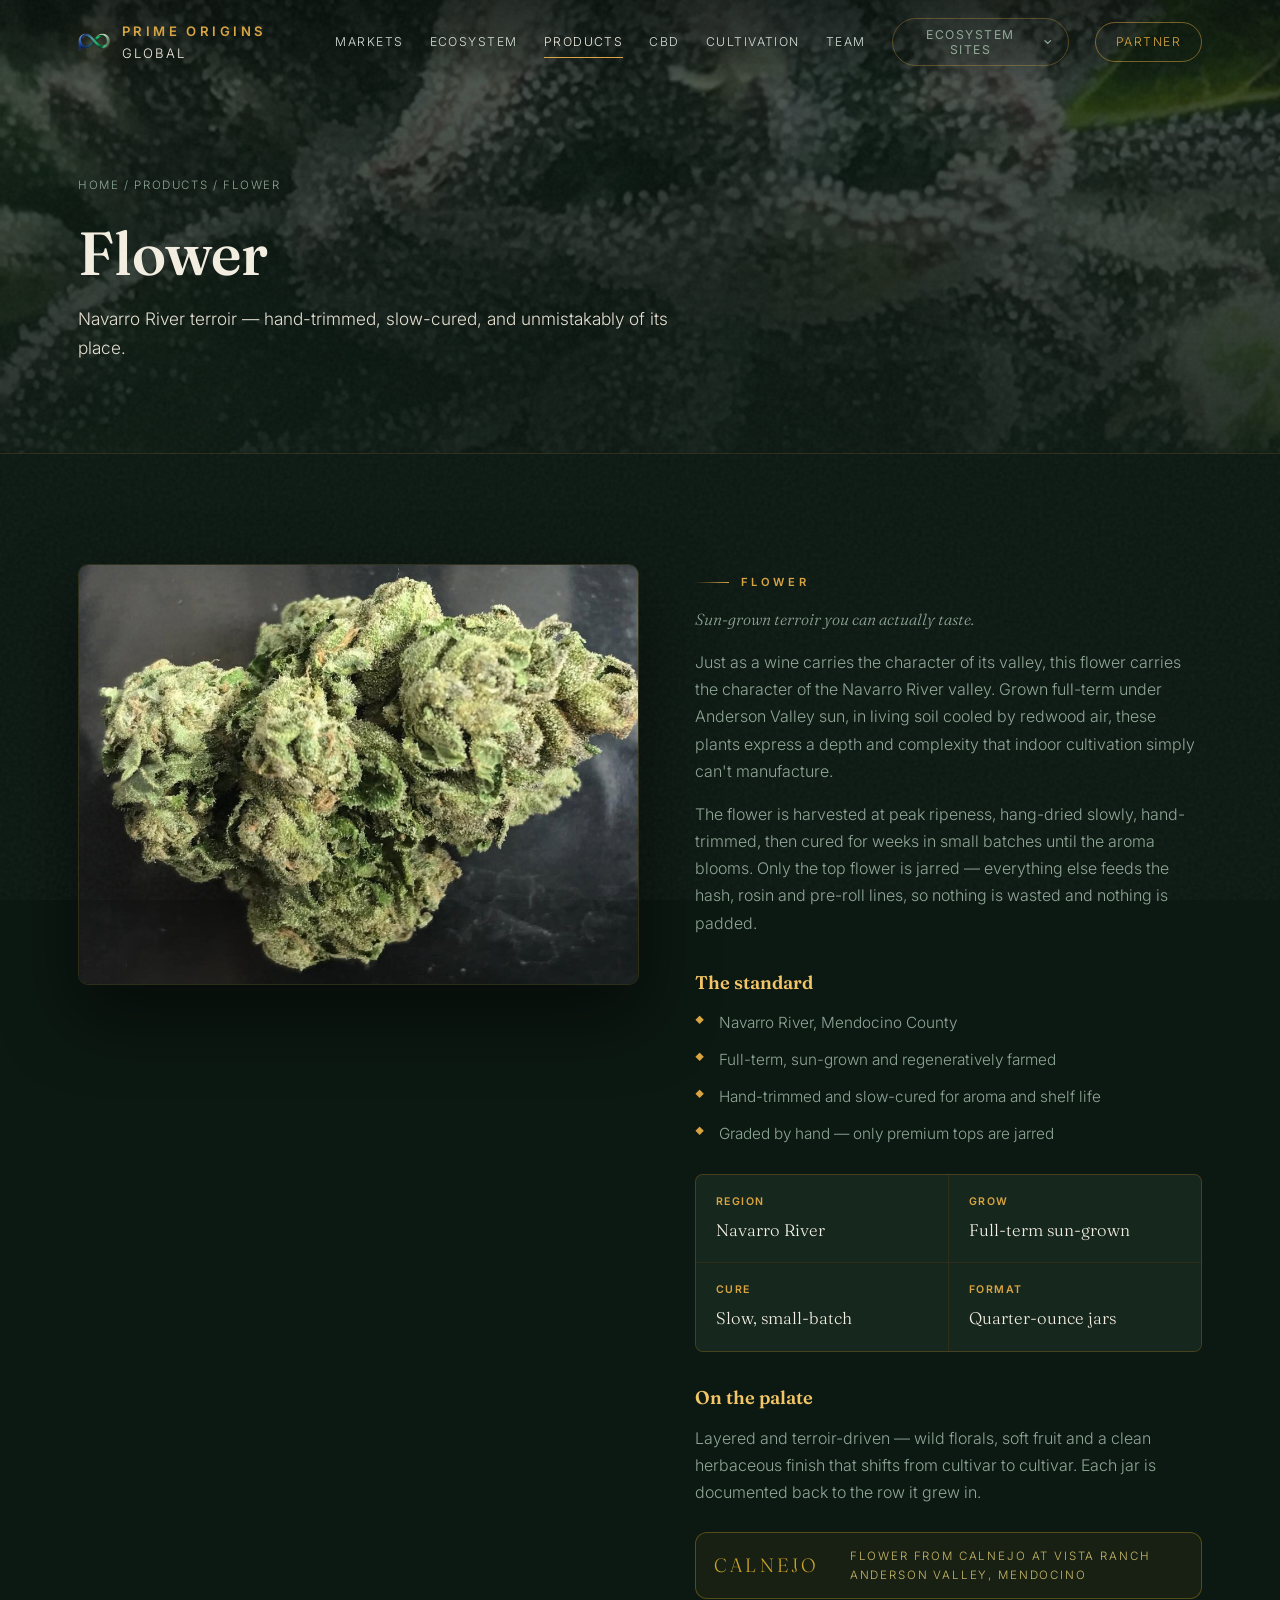
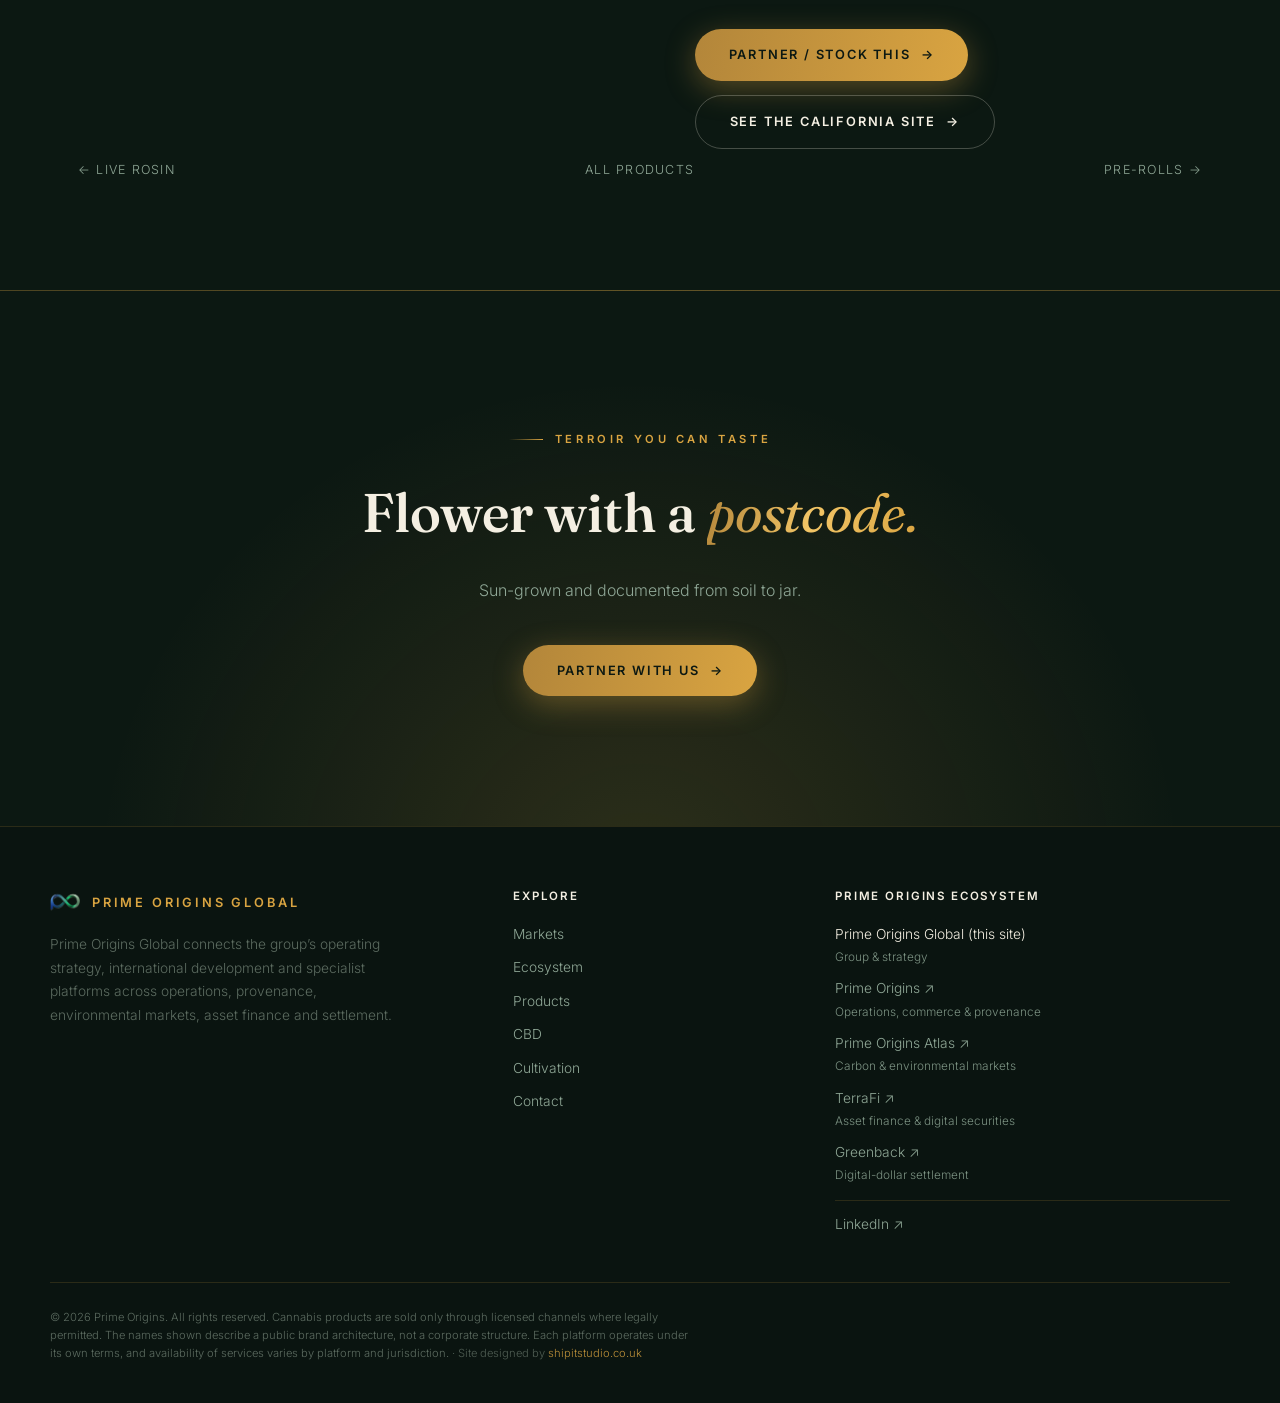
<file: appellation-flower.html>
<!DOCTYPE html>
<html lang="en">
<head>
<meta charset="UTF-8">
<meta name="viewport" content="width=device-width, initial-scale=1.0">
<title>Flower — Navarro River Sun-Grown | Prime Origins Global</title>
<meta name="description" content="Prime Origins Flower — Navarro River, Anderson Valley sun-grown cannabis. Hand-trimmed, slow-cured and jarred, with terroir you can taste and provenance you can verify.">
<link rel="canonical" href="https://www.primeoriginsglobal.org/appellation-flower.html">
<meta property="og:title" content="Flower | Prime Origins Global">
<meta property="og:description" content="Navarro River terroir — hand-trimmed, slow-cured, and unmistakably of its place.">
<meta property="og:image" content="https://www.primeoriginsglobal.org/assets/img/flower-nug.jpg">
<meta property="og:type" content="website">
<meta property="og:site_name" content="Prime Origins Global">
<meta property="og:url" content="https://www.primeoriginsglobal.org/appellation-flower.html">
<meta name="twitter:card" content="summary_large_image">
<meta name="twitter:site" content="@primeorigins_">
<meta name="twitter:title" content="Flower | Prime Origins Global">
<meta name="twitter:description" content="Navarro River terroir — hand-trimmed, slow-cured, and unmistakably of its place.">
<meta name="twitter:image" content="https://www.primeoriginsglobal.org/assets/img/flower-nug.jpg">
<link rel="icon" href="/favicon.svg" type="image/svg+xml">
<link rel="preconnect" href="https://fonts.googleapis.com">
<link rel="preconnect" href="https://fonts.gstatic.com" crossorigin>
<link href="https://fonts.googleapis.com/css2?family=Fraunces:ital,opsz,wght@0,9..144,300..900;1,9..144,300..900&family=Inter:wght@300;400;500;600;700&display=swap" rel="stylesheet">
<link rel="stylesheet" href="assets/site.css">
<link rel="stylesheet" href="assets/ecosystem.css">
</head>
<body>
<a class="skip" href="#main">Skip to content</a>
<div class="progress" id="progress" aria-hidden="true"></div>

<header id="hdr">
  <nav class="nav">
    <a class="logo" href="/"><img src="/assets/img/logo.png" alt="Prime Origins" width="32" height="32" decoding="async"><span>PRIME ORIGINS <span class="global">GLOBAL</span></span></a>
    <div class="nav-links" id="navLinks">
      <a href="/#markets">Markets</a>
      <a href="/#ecosystem">Ecosystem</a>
      <a href="/#products" class="active">Products</a>
      <a href="/cbd.html">CBD</a>
      <a href="cultivation.html">Cultivation</a>
      <a href="/#team">Team</a>
      <a class="nav-cta" href="/#partner">Partner</a>
    </div>
    <button class="menu-btn" id="menuBtn" aria-label="Open menu" aria-expanded="false" aria-controls="navLinks"><svg width="24" height="24" viewBox="0 0 24 24" fill="none" stroke="currentColor" stroke-width="2" stroke-linecap="round" aria-hidden="true"><path d="M3 6h18M3 12h18M3 18h18"/></svg></button>
  </nav>
</header>

<div class="phero">
  <div class="hero-bg"><img src="assets/img/bud-macro1.jpg" alt="Frosty sun-grown cannabis flower close-up" fetchpriority="high"></div>
  <div class="wrap">
    <span class="crumb"><a href="/">Home</a> / <a href="/#products">Products</a> / Flower</span>
    <h1>Flower</h1>
    <p>Navarro River terroir — hand-trimmed, slow-cured, and unmistakably of its place.</p>
  </div>
</div>

<section id="main">
  <div class="wrap">
    <div class="pd">
      <div class="pd-media rv"><img src="assets/img/flower-nug.jpg" alt="Cured Navarro River cannabis flower on a dark surface"></div>
      <div class="pd-body rv d1">
        <span class="label">Flower</span>
        <p class="pd-tagline">Sun-grown terroir you can actually taste.</p>
        <p>Just as a wine carries the character of its valley, this flower carries the character of the Navarro River valley. Grown full-term under Anderson Valley sun, in living soil cooled by redwood air, these plants express a depth and complexity that indoor cultivation simply can't manufacture.</p>
        <p>The flower is harvested at peak ripeness, hang-dried slowly, hand-trimmed, then cured for weeks in small batches until the aroma blooms. Only the top flower is jarred — everything else feeds the hash, rosin and pre-roll lines, so nothing is wasted and nothing is padded.</p>

        <h3>The standard</h3>
        <ul class="pd-notes">
          <li>Navarro River, Mendocino County</li>
          <li>Full-term, sun-grown and regeneratively farmed</li>
          <li>Hand-trimmed and slow-cured for aroma and shelf life</li>
          <li>Graded by hand — only premium tops are jarred</li>
        </ul>

        <div class="pd-specs">
          <div class="sp"><div class="k">Region</div><div class="v">Navarro River</div></div>
          <div class="sp"><div class="k">Grow</div><div class="v">Full-term sun-grown</div></div>
          <div class="sp"><div class="k">Cure</div><div class="v">Slow, small-batch</div></div>
          <div class="sp"><div class="k">Format</div><div class="v">Quarter-ounce jars</div></div>
        </div>

        <h3>On the palate</h3>
        <p>Layered and terroir-driven — wild florals, soft fruit and a clean herbaceous finish that shifts from cultivar to cultivar. Each jar is documented back to the row it grew in.</p>

        <a href="cultivation.html" style="display:flex;align-items:center;gap:16px;margin:26px 0 4px;padding:14px 18px;border:1px solid rgba(201,162,39,.35);border-radius:12px;text-decoration:none;background:rgba(201,162,39,.06)">
          <svg viewBox="0 0 450 80" aria-hidden="true" style="display:block;width:120px;height:auto;flex:none"><text x="0" y="64" font-family="Fraunces, Georgia, serif" font-size="72" letter-spacing="12" fill="#C9A227">CALNEJO</text></svg>
          <span style="font-size:.72rem;letter-spacing:.16em;text-transform:uppercase;color:#cbb96a;line-height:1.6">Flower from Calnejo at Vista Ranch<br>Anderson Valley, Mendocino</span>
        </a>

        <div class="pd-cta">
          <a class="btn primary" href="/#partner">Partner / stock this <span class="arr" aria-hidden="true">&rarr;</span></a>
          <a class="btn ghost" href="cultivation.html">See the California site <span class="arr" aria-hidden="true">&rarr;</span></a>
        </div>
      </div>
    </div>

    <div class="prod-nav">
      <a href="live-rosin.html">&larr; Live Rosin</a>
      <a href="/#products">All products</a>
      <a href="pre-rolls.html">Pre-Rolls &rarr;</a>
    </div>
  </div>
</section>

<div class="cta">
  <span class="label center rv">Terroir you can taste</span>
  <h2 class="rv">Flower with a <em>postcode.</em></h2>
  <p class="rv d1">Sun-grown and documented from soil to jar.</p>
  <a class="btn primary rv d2" href="/#partner">Partner With Us <span class="arr" aria-hidden="true">&rarr;</span></a>
</div>

<button class="totop" id="totop" aria-label="Back to top"><svg width="20" height="20" viewBox="0 0 24 24" fill="none" stroke="currentColor" stroke-width="2.2" stroke-linecap="round" stroke-linejoin="round" aria-hidden="true"><path d="M12 19V5M5 12l7-7 7 7"/></svg></button>

<footer>
  <div class="foot-top">
    <div>
      <div class="fbrand"><img src="/assets/img/logo.png" alt="Prime Origins"><span>PRIME ORIGINS GLOBAL</span></div>
      <p class="fblurb">Prime Origins Global connects the group’s operating strategy, international development and specialist platforms across operations, provenance, environmental markets, asset finance and settlement.</p>
    </div>
    <div class="fcol"><h5>Explore</h5><a href="/#markets">Markets</a><a href="/#ecosystem">Ecosystem</a><a href="/#products">Products</a><a href="/cbd.html">CBD</a><a href="cultivation.html">Cultivation</a><a href="/#partner">Contact</a></div>
    <div class="fcol"><h5>Prime Origins ecosystem</h5><a href="https://www.primeoriginsglobal.org/" aria-current="page">Prime Origins Global (this site)<span class="frole">Group &amp; strategy</span></a><a href="https://primeorigins.org/" target="_blank" rel="noopener noreferrer">Prime Origins ↗<span class="frole">Operations, commerce &amp; provenance</span></a><a href="https://primeoriginsatlas.org/" target="_blank" rel="noopener noreferrer">Prime Origins Atlas ↗<span class="frole">Carbon &amp; environmental markets</span></a><a href="https://terrafi.me/" target="_blank" rel="noopener noreferrer">TerraFi ↗<span class="frole">Asset finance &amp; digital securities</span></a><a href="https://gnbk.app/" target="_blank" rel="noopener noreferrer">Greenback ↗<span class="frole">Digital-dollar settlement</span></a><a class="fsocial" href="https://www.linkedin.com/company/primeorigins" target="_blank" rel="noopener noreferrer">LinkedIn ↗</a></div>
  </div>
  <div class="foot-base"><p>© 2026 Prime Origins. All rights reserved. Cannabis products are sold only through licensed channels where legally permitted. <span data-eco-note>The names shown describe a public brand architecture, not a corporate structure. Each platform operates under its own terms, and availability of services varies by platform and jurisdiction. </span><span style="opacity:.85">· Site designed by <a href="https://shipitstudio.co.uk" target="_blank" rel="noopener">shipitstudio.co.uk</a></span></p></div>
</footer>

<script src="assets/site.js"></script>
<script src="/assets/ecosystem.js" defer></script>
</body>
</html>
</file>
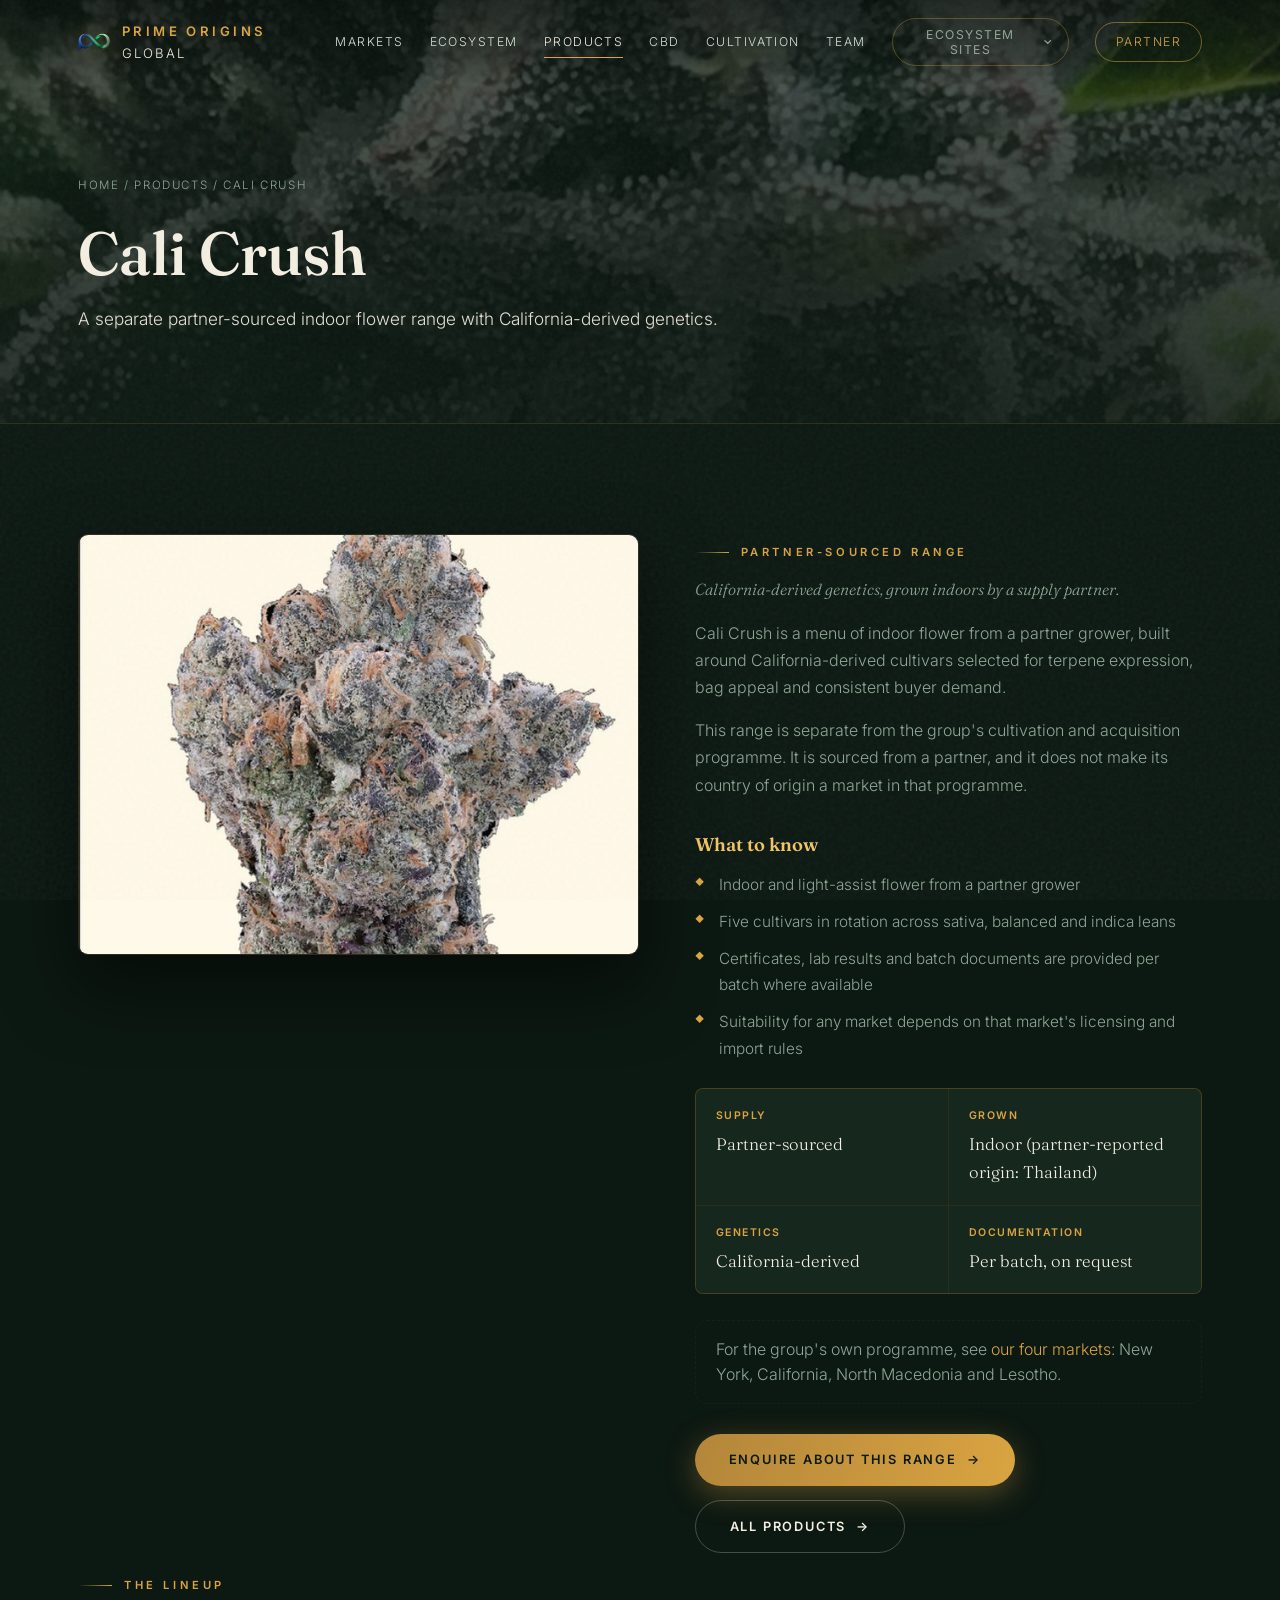
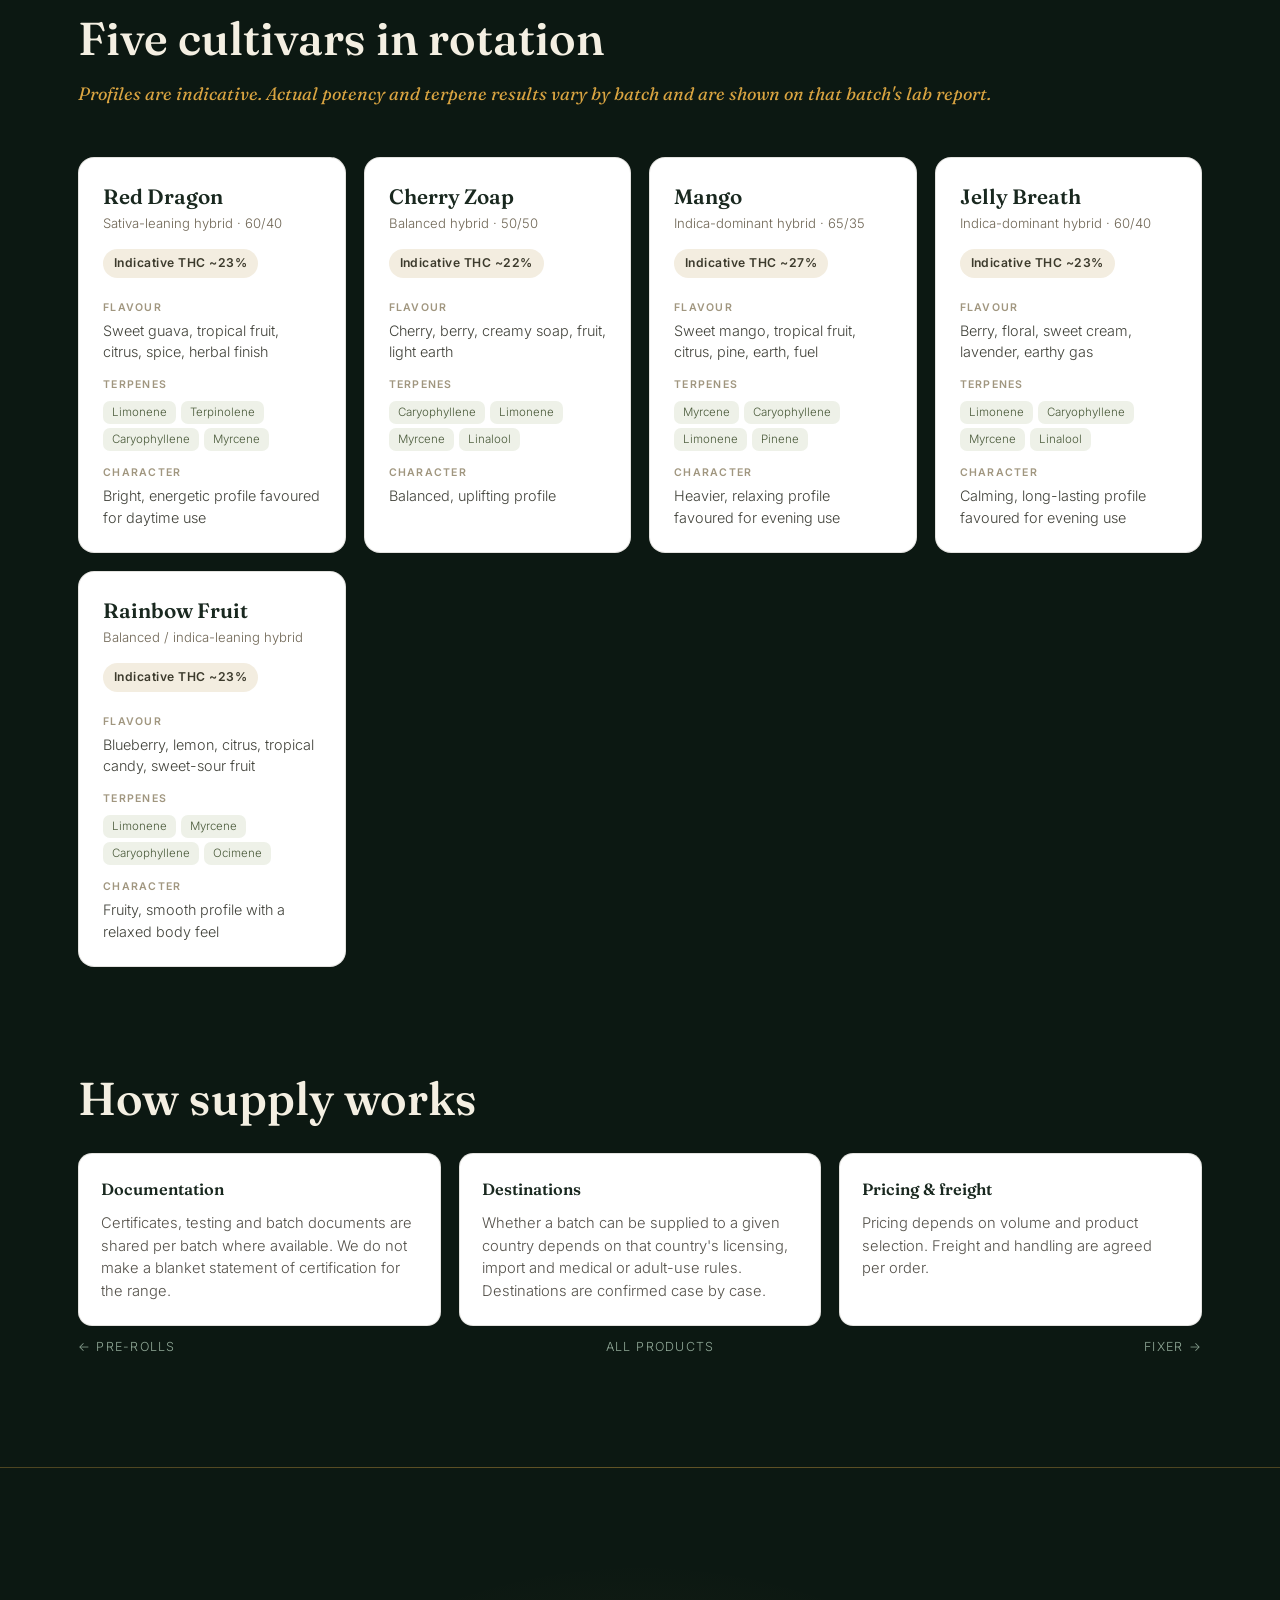
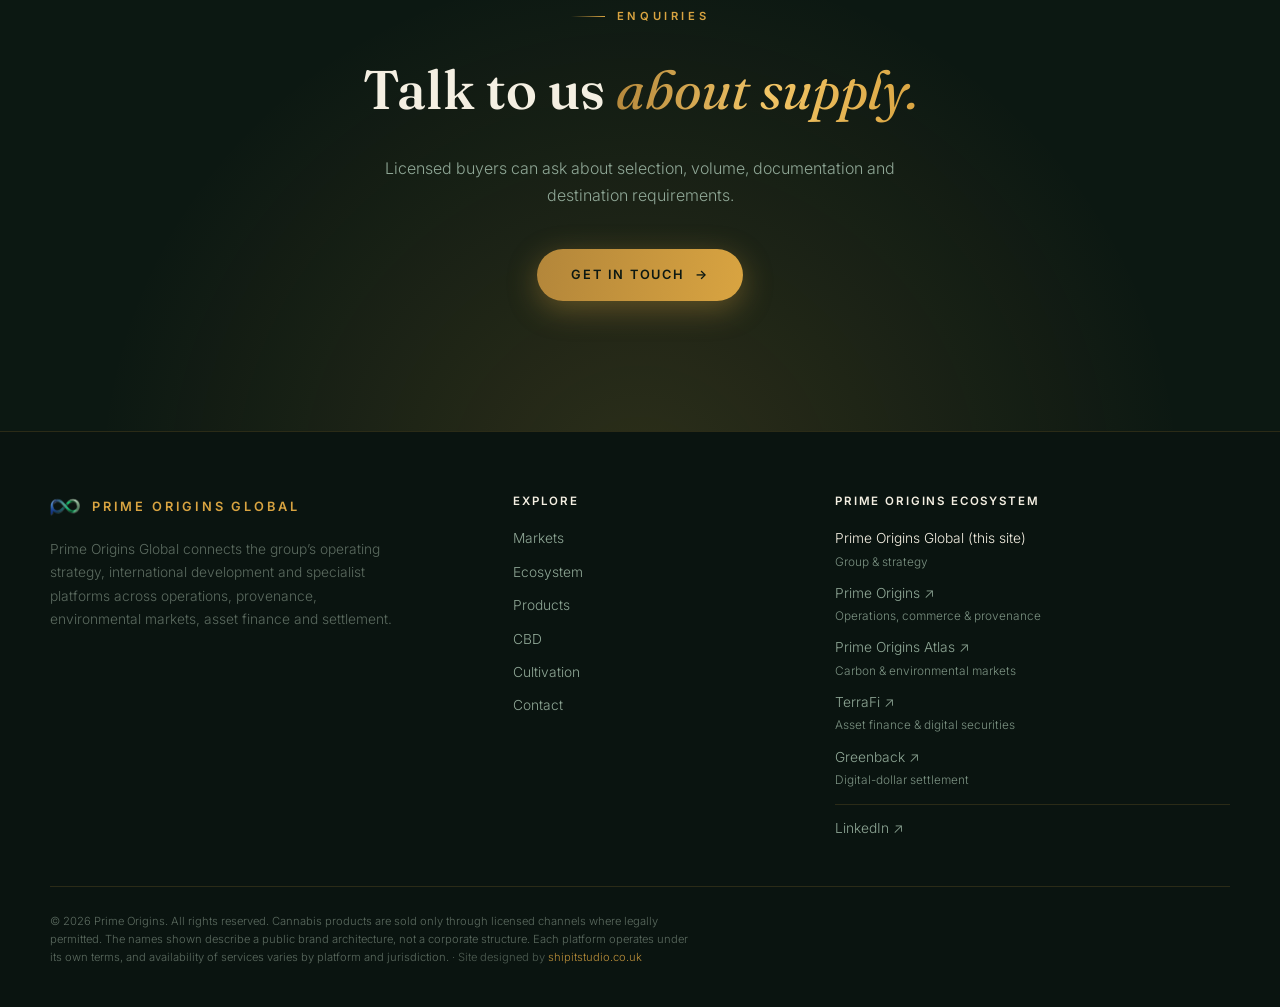
<file: cali-crush.html>
<!DOCTYPE html>
<html lang="en">
<head>
<meta charset="UTF-8">
<meta name="viewport" content="width=device-width, initial-scale=1.0">
<title>Cali Crush — Partner-Sourced Indoor Range | Prime Origins Global</title>
<meta name="description" content="Cali Crush is a separate, partner-sourced indoor flower range with California-derived genetics — distinct from the group's cultivation programme.">
<link rel="canonical" href="https://www.primeoriginsglobal.org/cali-crush.html">
<meta property="og:title" content="Cali Crush — Partner-Sourced Range | Prime Origins Global">
<meta property="og:description" content="A separate partner-sourced indoor flower range with California-derived genetics, distinct from the group's cultivation and acquisition programme.">
<meta property="og:image" content="https://www.primeoriginsglobal.org/assets/img/cali-crush.jpg">
<meta property="og:type" content="website">
<meta property="og:site_name" content="Prime Origins Global">
<meta property="og:url" content="https://www.primeoriginsglobal.org/cali-crush.html">
<meta name="twitter:card" content="summary_large_image">
<meta name="twitter:site" content="@primeorigins_">
<meta name="twitter:title" content="Cali Crush — Partner-Sourced Range | Prime Origins Global">
<meta name="twitter:description" content="A separate partner-sourced indoor flower range, distinct from the group's cultivation and acquisition programme.">
<meta name="twitter:image" content="https://www.primeoriginsglobal.org/assets/img/cali-crush.jpg">
<link rel="icon" href="/favicon.svg" type="image/svg+xml">
<link rel="preconnect" href="https://fonts.googleapis.com">
<link rel="preconnect" href="https://fonts.gstatic.com" crossorigin>
<link href="https://fonts.googleapis.com/css2?family=Fraunces:ital,opsz,wght@0,9..144,300..900;1,9..144,300..900&family=Inter:wght@300;400;500;600;700&display=swap" rel="stylesheet">
<link rel="stylesheet" href="assets/site.css">
<link rel="stylesheet" href="assets/ecosystem.css">
<style>
/* Cali Crush — scoped layout for the cultivar lineup */
.cc-lineup{margin-top:14px}
.strains{display:grid;grid-template-columns:repeat(auto-fit,minmax(250px,1fr));gap:18px;margin-top:30px}
.strain{position:relative;border:1px solid rgba(60,50,30,.14);border-radius:16px;padding:24px;background:#fff}
.strain h3{margin:.25rem 0 .15rem;font-size:1.3rem;line-height:1.1;color:#19281f}
.strain .stype{font-size:.82rem;color:#6f6655;margin-bottom:14px}
.strain .thc{display:inline-block;background:#f3ede0;color:#3c3a2c;font-weight:600;font-size:.76rem;letter-spacing:.04em;padding:4px 11px;border-radius:999px;margin-bottom:8px}
.strain dl{margin:0}
.strain dt{font-size:.66rem;letter-spacing:.12em;text-transform:uppercase;color:#a0967f;margin-top:13px;font-weight:600}
.strain dd{margin:3px 0 0;font-size:.9rem;line-height:1.5;color:#41423a}
.terps{margin-top:4px}
.terps span{display:inline-block;font-size:.72rem;background:#eef1e8;color:#4a5a3a;border-radius:7px;padding:3px 9px;margin:4px 5px 0 0}
.logi{display:grid;grid-template-columns:repeat(auto-fit,minmax(240px,1fr));gap:18px;margin-top:28px}
.logi .li{border:1px solid rgba(60,50,30,.14);border-radius:14px;padding:22px;background:#fff}
.logi .li h4{margin:0 0 8px;font-size:1.02rem;color:#19281f}
.logi .li p{margin:0;font-size:.92rem;color:#54514a;line-height:1.55}
.sep-note{margin:24px 0 0;padding:16px 20px;border:1px dashed rgba(60,50,30,.3);border-radius:12px;font-size:.92rem;line-height:1.55;color:#54514a}
</style>
</head>
<body>
<a class="skip" href="#main">Skip to content</a>
<div class="progress" id="progress" aria-hidden="true"></div>

<header id="hdr">
  <nav class="nav">
    <a class="logo" href="/"><img src="/assets/img/logo.png" alt="Prime Origins" width="32" height="32" decoding="async"><span>PRIME ORIGINS <span class="global">GLOBAL</span></span></a>
    <div class="nav-links" id="navLinks">
      <a href="/#markets">Markets</a>
      <a href="/#ecosystem">Ecosystem</a>
      <a href="/#products" class="active">Products</a>
      <a href="/cbd.html">CBD</a>
      <a href="cultivation.html">Cultivation</a>
      <a href="/#team">Team</a>
      <a class="nav-cta" href="/#partner">Partner</a>
    </div>
    <button class="menu-btn" id="menuBtn" aria-label="Open menu" aria-expanded="false" aria-controls="navLinks"><svg width="24" height="24" viewBox="0 0 24 24" fill="none" stroke="currentColor" stroke-width="2" stroke-linecap="round" aria-hidden="true"><path d="M3 6h18M3 12h18M3 18h18"/></svg></button>
  </nav>
</header>

<div class="phero">
  <div class="hero-bg"><img src="assets/img/bud-macro1.jpg" alt="Frosty indoor cannabis flower close-up" fetchpriority="high"></div>
  <div class="wrap">
    <span class="crumb"><a href="/">Home</a> / <a href="/#products">Products</a> / Cali Crush</span>
    <h1>Cali Crush</h1>
    <p>A separate partner-sourced indoor flower range with California-derived genetics.</p>
  </div>
</div>

<section id="main">
  <div class="wrap">
    <div class="pd">
      <div class="pd-media rv"><img src="assets/img/cali-crush.jpg" alt="Indoor Cali Crush cannabis flower, studio shot" onerror="this.onerror=null;this.src='assets/img/bud-macro1.jpg'"></div>
      <div class="pd-body rv d1">
        <span class="label">Partner-sourced range</span>
        <p class="pd-tagline">California-derived genetics, grown indoors by a supply partner.</p>
        <p>Cali Crush is a menu of indoor flower from a partner grower, built around California-derived cultivars selected for terpene expression, bag appeal and consistent buyer demand.</p>
        <p>This range is separate from the group's cultivation and acquisition programme. It is sourced from a partner, and it does not make its country of origin a market in that programme.</p>

        <h3>What to know</h3>
        <ul class="pd-notes">
          <li>Indoor and light-assist flower from a partner grower</li>
          <li>Five cultivars in rotation across sativa, balanced and indica leans</li>
          <li>Certificates, lab results and batch documents are provided per batch where available</li>
          <li>Suitability for any market depends on that market's licensing and import rules</li>
        </ul>

        <div class="pd-specs">
          <div class="sp"><div class="k">Supply</div><div class="v">Partner-sourced</div></div>
          <div class="sp"><div class="k">Grown</div><div class="v">Indoor (partner-reported origin: Thailand)</div></div>
          <div class="sp"><div class="k">Genetics</div><div class="v">California-derived</div></div>
          <div class="sp"><div class="k">Documentation</div><div class="v">Per batch, on request</div></div>
        </div>

        <p class="sep-note">For the group's own programme, see <a href="/#markets">our four markets</a>: New York, California, North Macedonia and Lesotho.</p>

        <div class="pd-cta">
          <a class="btn primary" href="/#partner">Enquire about this range <span class="arr" aria-hidden="true">&rarr;</span></a>
          <a class="btn ghost" href="/#products">All products <span class="arr" aria-hidden="true">&rarr;</span></a>
        </div>
      </div>
    </div>

    <!-- The lineup -->
    <div class="cc-lineup">
      <span class="label rv">The lineup</span>
      <h2 class="rv">Five cultivars in rotation</h2>
      <p class="sub rv">Profiles are indicative. Actual potency and terpene results vary by batch and are shown on that batch's lab report.</p>
      <div class="strains">

        <div class="strain rv">
          <h3>Red Dragon</h3>
          <div class="stype">Sativa-leaning hybrid · 60/40</div>
          <span class="thc">Indicative THC ~23%</span>
          <dl>
            <dt>Flavour</dt><dd>Sweet guava, tropical fruit, citrus, spice, herbal finish</dd>
            <dt>Terpenes</dt><dd class="terps"><span>Limonene</span><span>Terpinolene</span><span>Caryophyllene</span><span>Myrcene</span></dd>
            <dt>Character</dt><dd>Bright, energetic profile favoured for daytime use</dd>
          </dl>
        </div>

        <div class="strain rv d1">
          <h3>Cherry Zoap</h3>
          <div class="stype">Balanced hybrid · 50/50</div>
          <span class="thc">Indicative THC ~22%</span>
          <dl>
            <dt>Flavour</dt><dd>Cherry, berry, creamy soap, fruit, light earth</dd>
            <dt>Terpenes</dt><dd class="terps"><span>Caryophyllene</span><span>Limonene</span><span>Myrcene</span><span>Linalool</span></dd>
            <dt>Character</dt><dd>Balanced, uplifting profile</dd>
          </dl>
        </div>

        <div class="strain rv d2">
          <h3>Mango</h3>
          <div class="stype">Indica-dominant hybrid · 65/35</div>
          <span class="thc">Indicative THC ~27%</span>
          <dl>
            <dt>Flavour</dt><dd>Sweet mango, tropical fruit, citrus, pine, earth, fuel</dd>
            <dt>Terpenes</dt><dd class="terps"><span>Myrcene</span><span>Caryophyllene</span><span>Limonene</span><span>Pinene</span></dd>
            <dt>Character</dt><dd>Heavier, relaxing profile favoured for evening use</dd>
          </dl>
        </div>

        <div class="strain rv">
          <h3>Jelly Breath</h3>
          <div class="stype">Indica-dominant hybrid · 60/40</div>
          <span class="thc">Indicative THC ~23%</span>
          <dl>
            <dt>Flavour</dt><dd>Berry, floral, sweet cream, lavender, earthy gas</dd>
            <dt>Terpenes</dt><dd class="terps"><span>Limonene</span><span>Caryophyllene</span><span>Myrcene</span><span>Linalool</span></dd>
            <dt>Character</dt><dd>Calming, long-lasting profile favoured for evening use</dd>
          </dl>
        </div>

        <div class="strain rv d1">
          <h3>Rainbow Fruit</h3>
          <div class="stype">Balanced / indica-leaning hybrid</div>
          <span class="thc">Indicative THC ~23%</span>
          <dl>
            <dt>Flavour</dt><dd>Blueberry, lemon, citrus, tropical candy, sweet-sour fruit</dd>
            <dt>Terpenes</dt><dd class="terps"><span>Limonene</span><span>Myrcene</span><span>Caryophyllene</span><span>Ocimene</span></dd>
            <dt>Character</dt><dd>Fruity, smooth profile with a relaxed body feel</dd>
          </dl>
        </div>

      </div>
    </div>

    <!-- Supply & logistics -->
    <div class="cc-lineup" style="margin-top:60px">
      <span class="label rv">Supply</span>
      <h2 class="rv">How supply works</h2>
      <div class="logi">
        <div class="li rv">
          <h4>Documentation</h4>
          <p>Certificates, testing and batch documents are shared per batch where available. We do not make a blanket statement of certification for the range.</p>
        </div>
        <div class="li rv d1">
          <h4>Destinations</h4>
          <p>Whether a batch can be supplied to a given country depends on that country's licensing, import and medical or adult-use rules. Destinations are confirmed case by case.</p>
        </div>
        <div class="li rv d2">
          <h4>Pricing &amp; freight</h4>
          <p>Pricing depends on volume and product selection. Freight and handling are agreed per order.</p>
        </div>
      </div>
    </div>

    <div class="prod-nav">
      <a href="pre-rolls.html">&larr; Pre-Rolls</a>
      <a href="/#products">All products</a>
      <a href="fixer.html">Fixer &rarr;</a>
    </div>
  </div>
</section>

<div class="cta">
  <span class="label center rv">Enquiries</span>
  <h2 class="rv">Talk to us <em>about supply.</em></h2>
  <p class="rv d1">Licensed buyers can ask about selection, volume, documentation and destination requirements.</p>
  <a class="btn primary rv d2" href="/#partner">Get in touch <span class="arr" aria-hidden="true">&rarr;</span></a>
</div>

<button class="totop" id="totop" aria-label="Back to top"><svg width="20" height="20" viewBox="0 0 24 24" fill="none" stroke="currentColor" stroke-width="2.2" stroke-linecap="round" stroke-linejoin="round" aria-hidden="true"><path d="M12 19V5M5 12l7-7 7 7"/></svg></button>

<footer>
  <div class="foot-top">
    <div>
      <div class="fbrand"><img src="/assets/img/logo.png" alt="Prime Origins"><span>PRIME ORIGINS GLOBAL</span></div>
      <p class="fblurb">Prime Origins Global connects the group’s operating strategy, international development and specialist platforms across operations, provenance, environmental markets, asset finance and settlement.</p>
    </div>
    <div class="fcol"><h5>Explore</h5><a href="/#markets">Markets</a><a href="/#ecosystem">Ecosystem</a><a href="/#products">Products</a><a href="/cbd.html">CBD</a><a href="cultivation.html">Cultivation</a><a href="/#partner">Contact</a></div>
    <div class="fcol"><h5>Prime Origins ecosystem</h5><a href="https://www.primeoriginsglobal.org/" aria-current="page">Prime Origins Global (this site)<span class="frole">Group &amp; strategy</span></a><a href="https://primeorigins.org/" target="_blank" rel="noopener noreferrer">Prime Origins ↗<span class="frole">Operations, commerce &amp; provenance</span></a><a href="https://primeoriginsatlas.org/" target="_blank" rel="noopener noreferrer">Prime Origins Atlas ↗<span class="frole">Carbon &amp; environmental markets</span></a><a href="https://terrafi.me/" target="_blank" rel="noopener noreferrer">TerraFi ↗<span class="frole">Asset finance &amp; digital securities</span></a><a href="https://gnbk.app/" target="_blank" rel="noopener noreferrer">Greenback ↗<span class="frole">Digital-dollar settlement</span></a><a class="fsocial" href="https://www.linkedin.com/company/primeorigins" target="_blank" rel="noopener noreferrer">LinkedIn ↗</a></div>
  </div>
  <div class="foot-base"><p>© 2026 Prime Origins. All rights reserved. Cannabis products are sold only through licensed channels where legally permitted. <span data-eco-note>The names shown describe a public brand architecture, not a corporate structure. Each platform operates under its own terms, and availability of services varies by platform and jurisdiction. </span><span style="opacity:.85">· Site designed by <a href="https://shipitstudio.co.uk" target="_blank" rel="noopener">shipitstudio.co.uk</a></span></p></div>
</footer>

<script src="assets/site.js"></script>
<script src="/assets/ecosystem.js" defer></script>
</body>
</html>
</file>
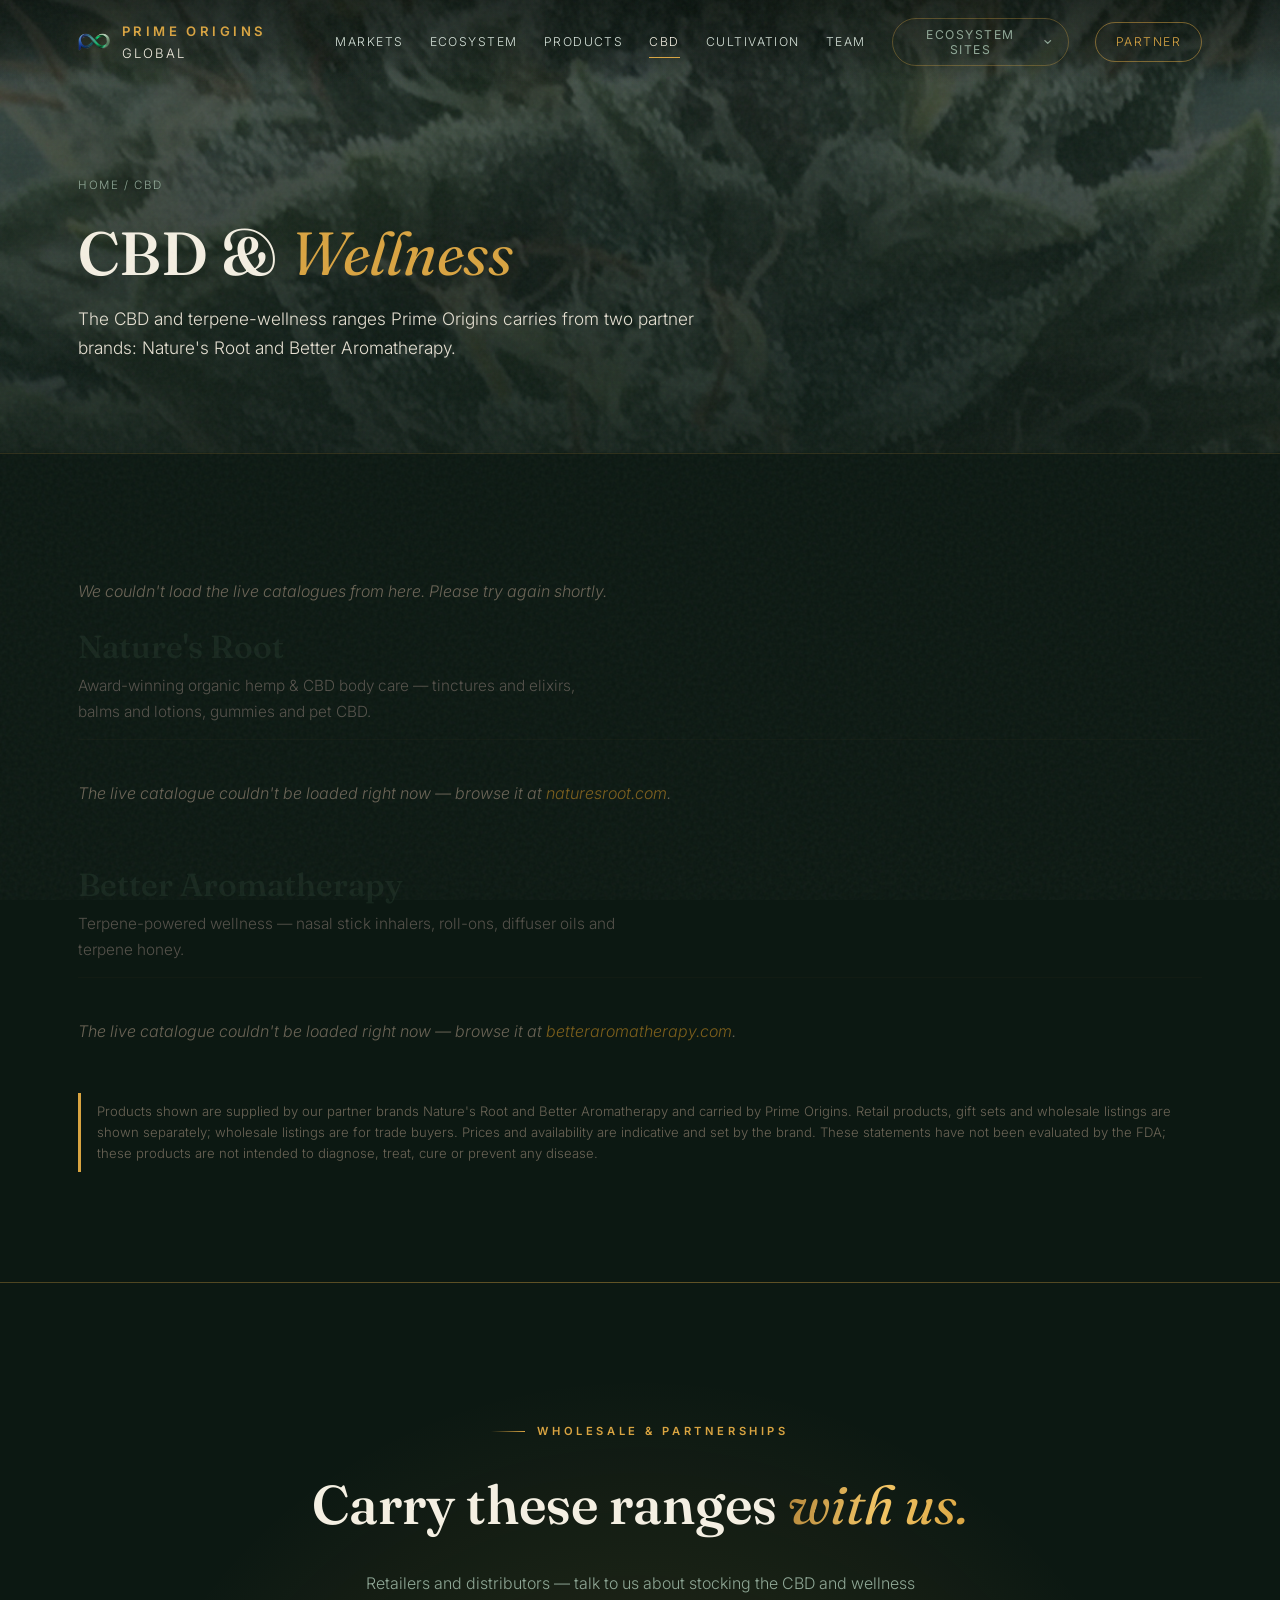
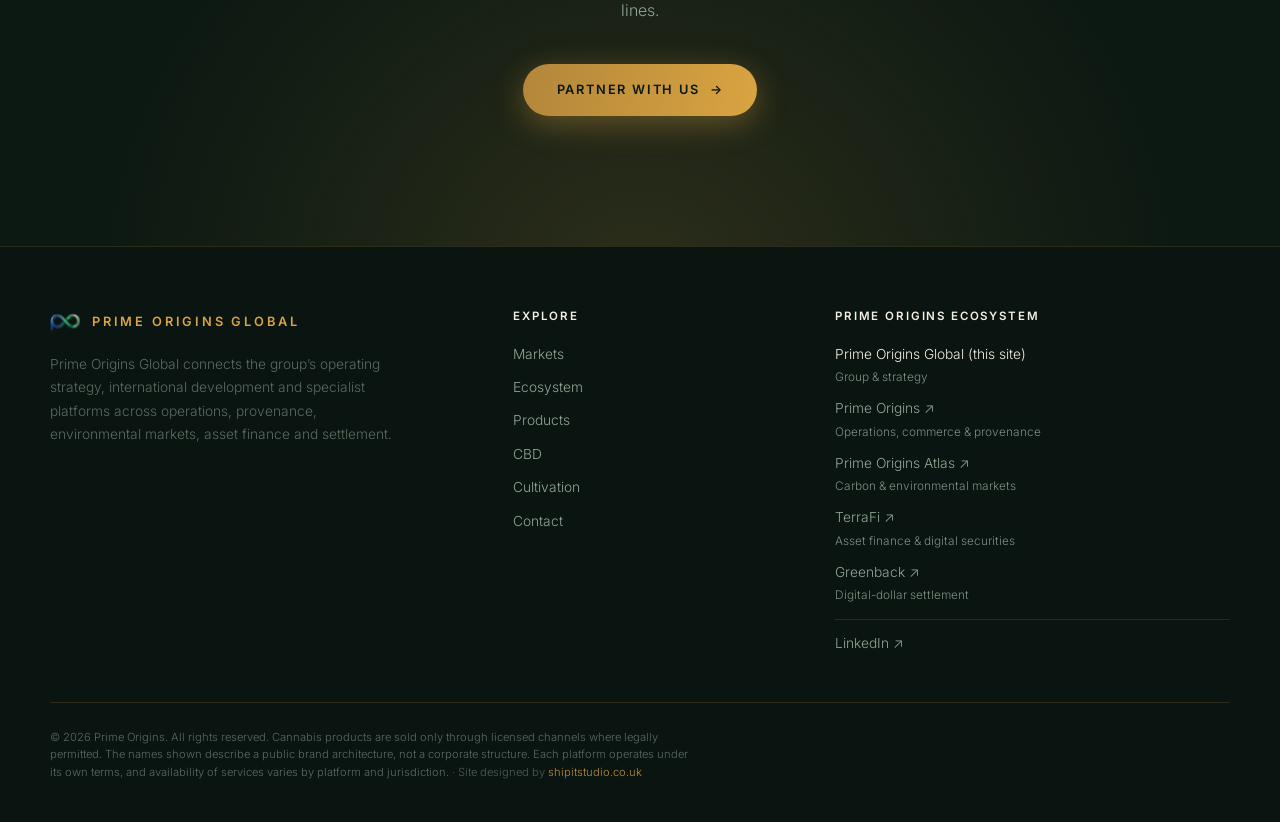
<file: cbd.html>
<!DOCTYPE html>
<html lang="en">
<head>
<meta charset="UTF-8">
<meta name="viewport" content="width=device-width, initial-scale=1.0">
<title>CBD & Wellness — Nature's Root & Better Aromatherapy | Prime Origins Global</title>
<meta name="description" content="CBD and terpene-wellness ranges from partner brands Nature's Root and Better Aromatherapy, carried by Prime Origins. Retail, gift and wholesale shown separately.">
<link rel="canonical" href="https://www.primeoriginsglobal.org/cbd.html">
<meta property="og:title" content="CBD & Wellness | Prime Origins Global">
<meta property="og:description" content="The CBD and terpene-wellness ranges we carry from partner brands Nature's Root and Better Aromatherapy.">
<meta property="og:image" content="https://www.primeoriginsglobal.org/assets/img/bud-macro3.jpg">
<meta property="og:type" content="website">
<meta property="og:site_name" content="Prime Origins Global">
<meta property="og:url" content="https://www.primeoriginsglobal.org/cbd.html">
<meta name="twitter:card" content="summary_large_image">
<meta name="twitter:site" content="@primeorigins_">
<meta name="twitter:title" content="CBD & Wellness | Prime Origins Global">
<meta name="twitter:description" content="The CBD and terpene-wellness ranges we carry from partner brands Nature's Root and Better Aromatherapy.">
<meta name="twitter:image" content="https://www.primeoriginsglobal.org/assets/img/bud-macro3.jpg">
<link rel="icon" href="/favicon.svg" type="image/svg+xml">
<link rel="preconnect" href="https://fonts.googleapis.com">
<link rel="preconnect" href="https://fonts.gstatic.com" crossorigin>
<link href="https://fonts.googleapis.com/css2?family=Fraunces:ital,opsz,wght@0,9..144,300..900;1,9..144,300..900&family=Inter:wght@300;400;500;600;700&display=swap" rel="stylesheet">
<link rel="stylesheet" href="assets/site.css">
<link rel="stylesheet" href="assets/ecosystem.css">
<style>
/* CBD catalogue — scoped */
.cat-brand{margin-top:46px}
.cat-brand:first-of-type{margin-top:10px}
.cat-brand .bhead{border-bottom:1px solid rgba(60,50,30,.14);padding-bottom:14px;margin-bottom:26px}
.cat-brand .bhead h2{margin:0;font-size:clamp(1.5rem,3vw,2rem);color:#17271e}
.cat-brand .bhead p{margin:8px 0 0;color:#54514a;font-size:.96rem;max-width:60ch}
.cat-brand .bhead .count{font-size:.72rem;letter-spacing:.12em;text-transform:uppercase;color:var(--gold,#b08a3e);font-weight:600}
.cat-brand .grp{margin:30px 0 14px;font-size:.78rem;letter-spacing:.16em;text-transform:uppercase;color:#6b6456;font-weight:600}
.cat-brand .grp small{display:block;margin-top:4px;text-transform:none;letter-spacing:0;font-weight:400;font-size:.84rem;color:#7a7160}
.cat-grid{display:grid;grid-template-columns:repeat(auto-fill,minmax(210px,1fr));gap:20px}
.pc{border:1px solid rgba(60,50,30,.12);border-radius:16px;overflow:hidden;background:#fff;display:flex;flex-direction:column;box-shadow:0 1px 2px rgba(12,42,31,.04),0 10px 26px -20px rgba(12,42,31,.3)}
.pc .pcimg{aspect-ratio:1/1;background:#f4efe4;overflow:hidden}
.pc .pcimg img{width:100%;height:100%;object-fit:cover;display:block}
.pc .pcb{padding:16px 16px 18px;display:flex;flex-direction:column;gap:7px;flex:1}
.pc .ptype{font-size:.64rem;letter-spacing:.12em;text-transform:uppercase;color:#7d735d;font-weight:600}
.pc h3{margin:0;font-size:1rem;color:#19281f;line-height:1.25;font-family:"Fraunces",serif;font-weight:600}
.pc .price{font-weight:600;color:#7d5f1c;font-size:.9rem}
.pc .pdesc{font-size:.83rem;color:#55524a;line-height:1.45}
.pc .badge{align-self:flex-start;font-size:.62rem;letter-spacing:.12em;text-transform:uppercase;font-weight:700;color:#3c3a2c;background:#f3ede0;border-radius:999px;padding:3px 10px}
.cat-note{margin-top:34px;font-size:.82rem;color:#6b6456;border-left:3px solid var(--gold,#b08a3e);padding:8px 0 8px 16px;line-height:1.6}
.cat-load{color:#6b6456;font-style:italic;padding:14px 0}
.cat-load a{color:#7d5f1c}
</style>
</head>
<body>
<a class="skip" href="#main">Skip to content</a>
<div class="progress" id="progress" aria-hidden="true"></div>

<header id="hdr">
  <nav class="nav">
    <a class="logo" href="/"><img src="/assets/img/logo.png" alt="Prime Origins" width="32" height="32" decoding="async"><span>PRIME ORIGINS <span class="global">GLOBAL</span></span></a>
    <div class="nav-links" id="navLinks">
      <a href="/#markets">Markets</a>
      <a href="/#ecosystem">Ecosystem</a>
      <a href="/#products">Products</a>
      <a href="/cbd.html" class="active">CBD</a>
      <a href="cultivation.html">Cultivation</a>
      <a href="/#team">Team</a>
      <a class="nav-cta" href="/#partner">Partner</a>
    </div>
    <button class="menu-btn" id="menuBtn" aria-label="Open menu" aria-expanded="false" aria-controls="navLinks"><svg width="24" height="24" viewBox="0 0 24 24" fill="none" stroke="currentColor" stroke-width="2" stroke-linecap="round" aria-hidden="true"><path d="M3 6h18M3 12h18M3 18h18"/></svg></button>
  </nav>
</header>

<div class="phero">
  <div class="hero-bg"><img src="assets/img/bud-macro3.jpg" alt="Frosty CBD-rich hemp flower close-up" fetchpriority="high"></div>
  <div class="wrap">
    <span class="crumb"><a href="/">Home</a> / CBD</span>
    <h1>CBD &amp; <span class="gold-em">Wellness</span></h1>
    <p>The CBD and terpene-wellness ranges Prime Origins carries from two partner brands: Nature's Root and Better Aromatherapy.</p>
  </div>
</div>

<section id="main">
  <div class="wrap">
    <div id="catalog">
      <p class="cat-load">Loading the latest catalogue…</p>
    </div>
    <p class="cat-note">Products shown are supplied by our partner brands Nature's Root and Better Aromatherapy and carried by Prime Origins. Retail products, gift sets and wholesale listings are shown separately; wholesale listings are for trade buyers. Prices and availability are indicative and set by the brand. These statements have not been evaluated by the FDA; these products are not intended to diagnose, treat, cure or prevent any disease.</p>
  </div>
</section>

<div class="cta">
  <span class="label center rv">Wholesale &amp; partnerships</span>
  <h2 class="rv">Carry these ranges <em>with us.</em></h2>
  <p class="rv d1">Retailers and distributors — talk to us about stocking the CBD and wellness lines.</p>
  <a class="btn primary rv d2" href="/#partner">Partner With Us <span class="arr" aria-hidden="true">&rarr;</span></a>
</div>

<button class="totop" id="totop" aria-label="Back to top"><svg width="20" height="20" viewBox="0 0 24 24" fill="none" stroke="currentColor" stroke-width="2.2" stroke-linecap="round" stroke-linejoin="round" aria-hidden="true"><path d="M12 19V5M5 12l7-7 7 7"/></svg></button>

<footer>
  <div class="foot-top">
    <div>
      <div class="fbrand"><img src="/assets/img/logo.png" alt="Prime Origins"><span>PRIME ORIGINS GLOBAL</span></div>
      <p class="fblurb">Prime Origins Global connects the group’s operating strategy, international development and specialist platforms across operations, provenance, environmental markets, asset finance and settlement.</p>
    </div>
    <div class="fcol"><h5>Explore</h5><a href="/#markets">Markets</a><a href="/#ecosystem">Ecosystem</a><a href="/#products">Products</a><a href="/cbd.html">CBD</a><a href="cultivation.html">Cultivation</a><a href="/#partner">Contact</a></div>
    <div class="fcol"><h5>Prime Origins ecosystem</h5><a href="https://www.primeoriginsglobal.org/" aria-current="page">Prime Origins Global (this site)<span class="frole">Group &amp; strategy</span></a><a href="https://primeorigins.org/" target="_blank" rel="noopener noreferrer">Prime Origins ↗<span class="frole">Operations, commerce &amp; provenance</span></a><a href="https://primeoriginsatlas.org/" target="_blank" rel="noopener noreferrer">Prime Origins Atlas ↗<span class="frole">Carbon &amp; environmental markets</span></a><a href="https://terrafi.me/" target="_blank" rel="noopener noreferrer">TerraFi ↗<span class="frole">Asset finance &amp; digital securities</span></a><a href="https://gnbk.app/" target="_blank" rel="noopener noreferrer">Greenback ↗<span class="frole">Digital-dollar settlement</span></a><a class="fsocial" href="https://www.linkedin.com/company/primeorigins" target="_blank" rel="noopener noreferrer">LinkedIn ↗</a></div>
  </div>
  <div class="foot-base"><p>© 2026 Prime Origins. All rights reserved. Cannabis products are sold only through licensed channels where legally permitted. <span data-eco-note>The names shown describe a public brand architecture, not a corporate structure. Each platform operates under its own terms, and availability of services varies by platform and jurisdiction. </span><span style="opacity:.85">· Site designed by <a href="https://shipitstudio.co.uk" target="_blank" rel="noopener">shipitstudio.co.uk</a></span></p></div>
</footer>

<script src="assets/site.js"></script>
<script src="/assets/ecosystem.js" defer></script>
<script>
(function(){
  var STORES=[
    {domain:'naturesroot.com',brand:"Nature's Root",blurb:"Award-winning organic hemp & CBD body care — tinctures and elixirs, balms and lotions, gummies and pet CBD."},
    {domain:'betteraromatherapy.com',brand:"Better Aromatherapy",blurb:"Terpene-powered wellness — nasal stick inhalers, roll-ons, diffuser oils and terpene honey."}
  ];
  var catalog=document.getElementById('catalog');
  function esc(s){return String(s==null?'':s).replace(/&/g,'&amp;').replace(/</g,'&lt;').replace(/>/g,'&gt;').replace(/"/g,'&quot;');}
  function strip(html){var d=document.createElement('div');d.innerHTML=html||'';var t=(d.textContent||'').replace(/\s+/g,' ').trim();return t.length>150?t.slice(0,147).trim()+'…':t;}
  function money(v){return '$'+Number(v).toFixed(2);}
  function priceLabel(p){var ps=(p.variants||[]).map(function(v){return parseFloat(v.price);}).filter(function(n){return !isNaN(n)&&n>0;});if(!ps.length)return '';var mn=Math.min.apply(null,ps),mx=Math.max.apply(null,ps);return mn===mx?money(mn):money(mn)+' – '+money(mx);}
  function imgFor(p){if(p.images&&p.images.length&&p.images[0].src)return p.images[0].src;return '';}
  function tagsOf(p){var t=p.tags;if(Array.isArray(t))return t.map(function(x){return String(x);});return String(t||'').split(',');}
  function tagArr(p){return tagsOf(p).map(function(x){return x.toLowerCase().trim();}).filter(Boolean);}
  function haystack(p){return ((p.title||'')+' '+(p.product_type||'')+' '+tagArr(p).join(' ')).toLowerCase();}
  // Services, classes and non-products are not part of what we carry
  function isService(p){return /consult|class|workshop|service|appointment|gift card|e-?gift|shipping|insurance|donation|membership|subscription/.test(haystack(p));}
  // Wholesale/retail channel is decided from the store's own wholesale-show / wholesale-hide
  // tag pair first (that is the trustworthy signal — a "wholesale-HIDE" tag means hidden FROM
  // the wholesale channel, i.e. a retail item, not a wholesale one; a plain substring match on
  // "wholesale" used to catch both and wrongly bucket B2C items as wholesale). Title/case-pack
  // heuristics only apply when there is no explicit tag.
  function isWholesale(p){
    var tags=tagArr(p);
    if(tags.indexOf('wholesale-hide')>-1) return false;
    if(tags.some(function(t){return /^(wholesale-show|wholesale|trade|ws)$/.test(t);})) return true;
    if(/^wh\b/i.test((p.title||'').trim())) return true;
    var hay=((p.title||'')+' '+(p.product_type||'')).toLowerCase();
    if(/case pack|case of/.test(hay)) return true;
    return false;
  }
  function isGift(p){return /gift set|gift box|gift pack|gift bundle|\bgift\b|sampler|bundle/.test(haystack(p));}
  // Approved override: items that are real partner-store SKUs but are not part of the CBD/
  // wellness range this page curates (e.g. a genetic DNA test kit), so they don't get featured
  // in the retail grid. Nothing is deleted from the live feed — only kept out of this page.
  var CURATION_EXCLUDE = ['dna test'];
  function isCurationExcluded(p){return CURATION_EXCLUDE.indexOf((p.title||'').trim().toLowerCase())>-1;}
  // Show a category label only when it reads like one; hide internal channel/audience codes (WH, B2C, WS)
  function cleanType(p){
    var raw=(p.product_type||'').trim();
    if(!raw) return '';
    var t=raw.replace(/\b(WH|B2C|WS)\b/gi,'').replace(/\s{2,}/g,' ').trim();
    if(!t||t.length>28) return '';
    if(/[_\/|]|\d{3,}/.test(t)) return '';
    if(/^(ws|wholesale|default|other|misc|uncategori[sz]ed|product|products|all|general|none)$/i.test(t)) return '';
    return t;
  }
  // Clean the displayed title of internal "WH " prefixes without touching the underlying SKU/title data used elsewhere
  function cleanTitle(p){return String(p.title||'').replace(/^WH[\s\-]+/i,'').trim();}
  function card(p,kind){
    var img=imgFor(p),price=priceLabel(p),desc=strip(p.body_html),type=cleanType(p),title=cleanTitle(p);
    return '<article class="pc">'
      + (img?'<div class="pcimg"><img loading="lazy" src="'+esc(img)+'" alt="'+esc(title)+'"></div>':'')
      + '<div class="pcb">'
      + (kind==='wholesale'?'<span class="badge">Wholesale</span>':(kind==='gift'?'<span class="badge">Gift set</span>':''))
      + (type?'<span class="ptype">'+esc(type)+'</span>':'')
      + '<h3>'+esc(title)+'</h3>'
      + (price?'<span class="price">'+price+(kind==='wholesale'?' (trade)':'')+'</span>':'')
      + (desc?'<p class="pdesc">'+esc(desc)+'</p>':'')
      + '</div></article>';
  }
  function group(title,note,list,kind){
    if(!list.length) return '';
    return '<h3 class="grp">'+title+' ('+list.length+')'+(note?'<small>'+note+'</small>':'')+'</h3>'
      + '<div class="cat-grid">'+list.map(function(p){return card(p,kind);}).join('')+'</div>';
  }
  function section(store,products){
    var retail=[],gifts=[],wholesale=[];
    products.forEach(function(p){
      if(isService(p)) return;
      if(isCurationExcluded(p)) return;
      if(isWholesale(p)) wholesale.push(p);
      else if(isGift(p)) gifts.push(p);
      else retail.push(p);
    });
    // Curated ordering: recognisable, clearly-categorised products lead the retail row;
    // items with no reliable category sort after them instead of appearing at random.
    retail.sort(function(a,b){
      var ta=cleanType(a)?0:1, tb=cleanType(b)?0:1;
      if(ta!==tb) return ta-tb;
      return String(a.title||'').localeCompare(String(b.title||''));
    });
    var total=retail.length+gifts.length+wholesale.length;
    if(!total) return '';
    return '<div class="cat-brand">'
      + '<div class="bhead"><span class="count">'+total+' products</span>'
      + '<h2>'+esc(store.brand)+'</h2><p>'+esc(store.blurb)+'</p></div>'
      + group('Retail products','',retail,'retail')
      + group('Gift sets','Packaged sets, sold as a single item.',gifts,'gift')
      + group('Wholesale listings','For trade buyers. Talk to us before ordering.',wholesale,'wholesale')
      + '</div>';
  }
  function loadStore(store){
    return (async function(){
      var products=[],page=1;
      while(page<=5){
        var r=await fetch('https://'+store.domain+'/products.json?limit=250&page='+page,{headers:{'Accept':'application/json'}});
        if(!r.ok) break;
        var d=await r.json();
        if(!d.products||!d.products.length) break;
        products=products.concat(d.products);
        if(d.products.length<250) break;
        page++;
      }
      return {store:store,products:products};
    })();
  }
  Promise.all(STORES.map(function(s){return loadStore(s).catch(function(){return {store:s,products:null};});}))
    .then(function(results){
      var html='',anyOk=false;
      results.forEach(function(res){
        var s=res.products&&res.products.length?section(res.store,res.products):'';
        if(s){anyOk=true;html+=s;}
        else{html+='<div class="cat-brand"><div class="bhead"><h2>'+esc(res.store.brand)+'</h2><p>'+esc(res.store.blurb)+'</p></div>'
          +'<p class="cat-load">The live catalogue couldn\'t be loaded right now — browse it at <a href="https://'+res.store.domain+'" target="_blank" rel="noopener noreferrer">'+res.store.domain+'</a>.</p></div>';}
      });
      catalog.innerHTML=html;
      if(!anyOk){catalog.insertAdjacentHTML('afterbegin','<p class="cat-load">We couldn\'t load the live catalogues from here. Please try again shortly.</p>');}
    });
})();
</script>
</body>
</html>
</file>
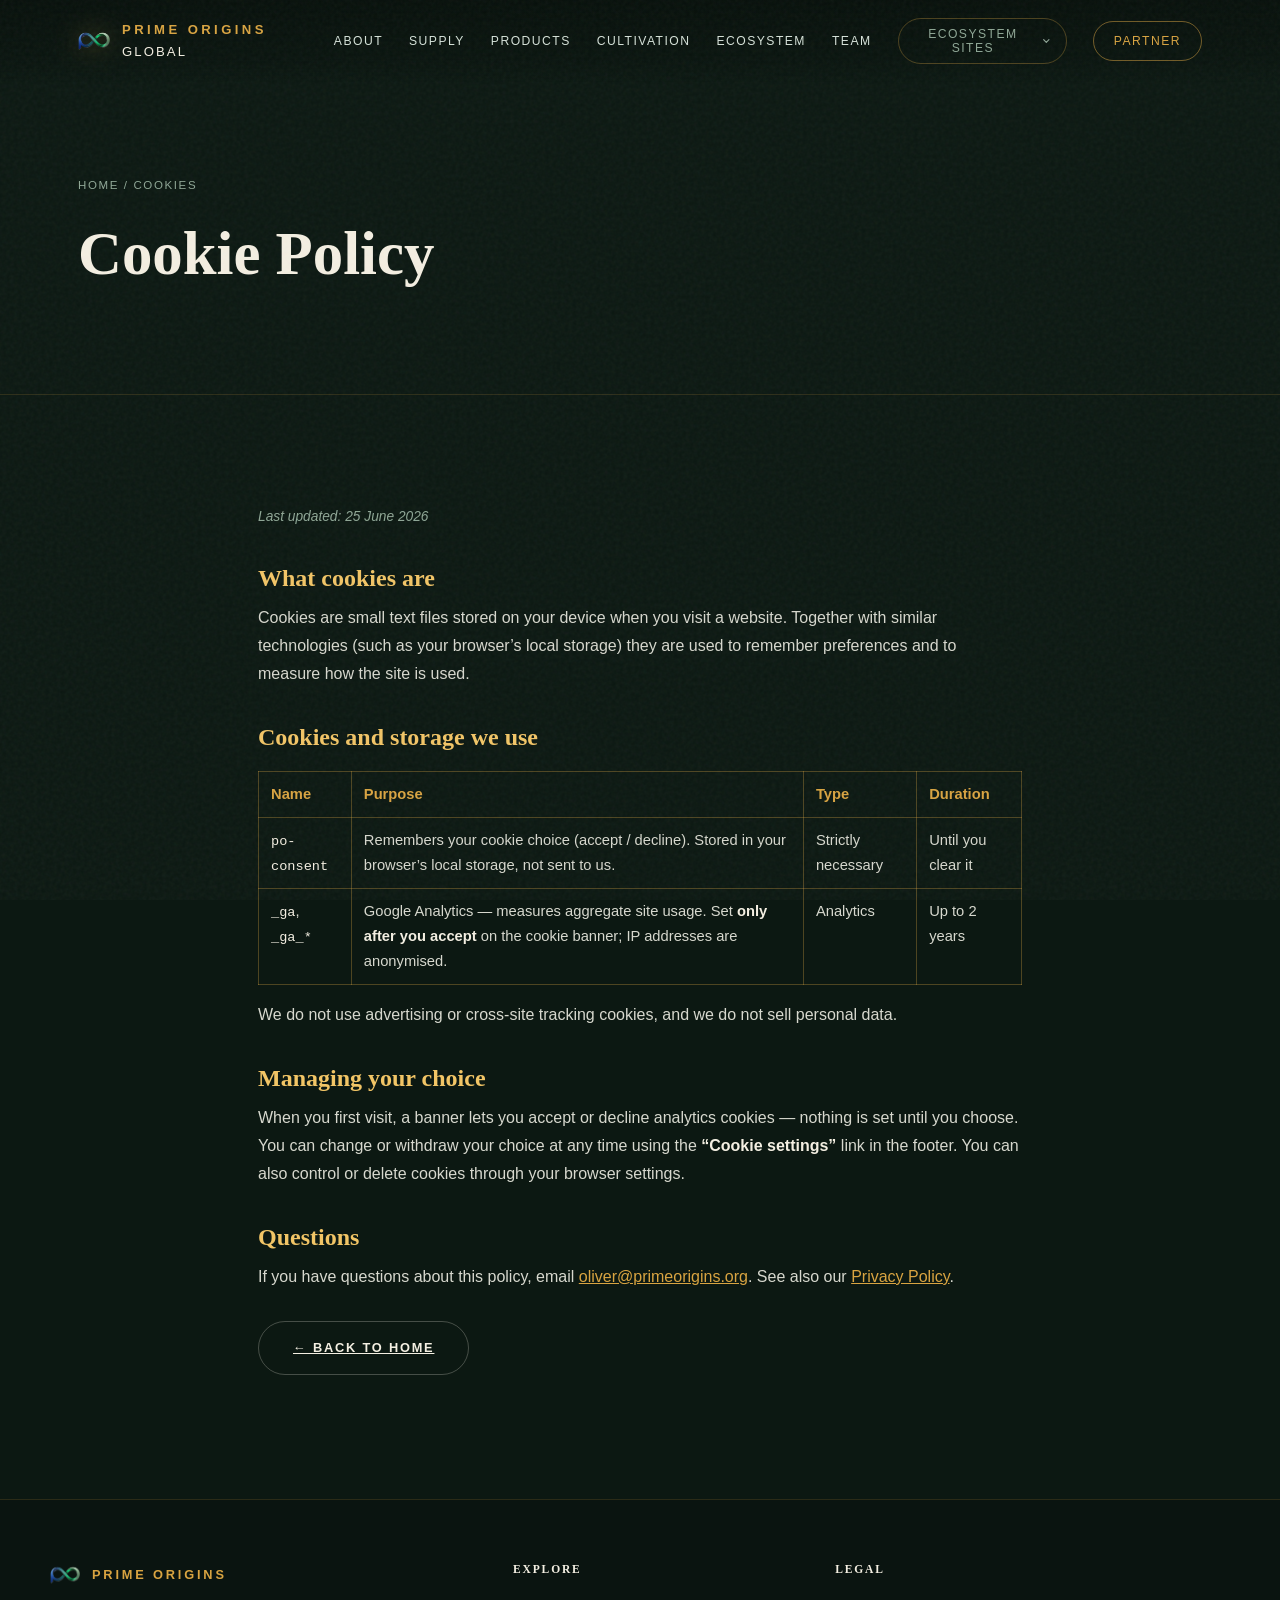
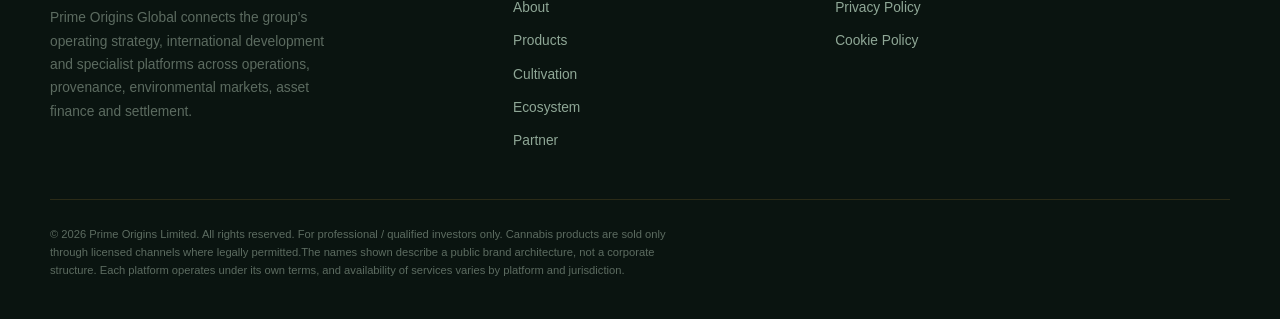
<file: cookies.html>
<!DOCTYPE html>
<html lang="en">
<head>
<meta charset="UTF-8">
<meta name="viewport" content="width=device-width, initial-scale=1.0">
<title>Cookie Policy | Prime Origins Global</title>
<meta name="description" content="Cookies used on primeoriginsglobal.org and how to control them. Analytics cookies run only with your consent.">
<link rel="canonical" href="https://primeoriginsglobal.org/cookies.html">
<meta name="robots" content="index, follow">
<meta property="og:type" content="website">
<meta property="og:site_name" content="Prime Origins">
<meta property="og:title" content="Cookie Policy | Prime Origins">
<meta property="og:description" content="Cookies used on Prime Origins Global and how to control them.">
<meta property="og:url" content="https://primeoriginsglobal.org/cookies.html">
<link rel="preconnect" href="https://fonts.googleapis.com">
<link rel="preconnect" href="https://fonts.gstatic.com" crossorigin>
<link rel="icon" type="image/png" href="https://www.primeoriginsatlas.org/logo.png">
<link rel="stylesheet" href="assets/site.css">
<noscript><style>/* noscript-reveal */.rv{opacity:1!important;transform:none!important}</style></noscript>
<style>
.legal{max-width:820px;margin:0 auto;padding:0 28px}
.legal .updated{color:var(--mute);font-size:.86rem;font-style:italic;margin-bottom:30px}
.legal h2{font-size:1.5rem;margin:36px 0 12px;color:var(--gold-bright)}
.legal p{color:#D7D8CE;font-size:1rem;line-height:1.75;margin-bottom:14px}
.legal ul{margin:0 0 16px 22px;color:#D7D8CE}
.legal li{margin-bottom:8px;line-height:1.7}
.legal a{color:var(--gold);text-decoration:underline}
.legal b,.legal strong{color:var(--cream)}
.legal .tbl{overflow-x:auto}
.legal table{width:100%;border-collapse:collapse;margin:8px 0 16px;font-size:.92rem}
.legal th,.legal td{border:1px solid var(--line2);padding:10px 12px;text-align:left;color:#D7D8CE;vertical-align:top}
.legal th{color:var(--gold);font-weight:600}
.legal code{font-family:monospace;font-size:.85rem;color:var(--cream)}
</style>
</head>
<body>
<a class="skip" href="#main">Skip to content</a>
<div class="progress" id="progress" aria-hidden="true"></div>

<header id="hdr">
  <nav class="nav">
    <a class="logo" href="index.html"><img src="https://www.primeoriginsatlas.org/logo.png" alt="Prime Origins" width="32" height="32" decoding="async"><span>PRIME ORIGINS <span class="global">GLOBAL</span></span></a>
    <div class="nav-links" id="navLinks">
      <a href="index.html#about">About</a>
      <a href="index.html#supply">Supply</a>
      <a href="index.html#products">Products</a>
      <a href="cultivation.html">Cultivation</a>
      <a href="ecosystem.html">Ecosystem</a>
      <a href="index.html#team">Team</a>
      <a class="nav-cta" href="index.html#partner">Partner</a>
    </div>
    <button class="menu-btn" id="menuBtn" aria-label="Open menu" aria-expanded="false" aria-controls="navLinks"><svg width="24" height="24" viewBox="0 0 24 24" fill="none" stroke="currentColor" stroke-width="2" stroke-linecap="round" aria-hidden="true"><path d="M3 6h18M3 12h18M3 18h18"/></svg></button>
  </nav>
</header>

<div class="phero">
  <div class="wrap">
    <span class="crumb"><a href="index.html">Home</a> / Cookies</span>
    <h1>Cookie Policy</h1>
  </div>
</div>

<section id="main">
  <div class="legal">
    <p class="updated">Last updated: 25 June 2026</p>

    <h2>What cookies are</h2>
    <p>Cookies are small text files stored on your device when you visit a website. Together with similar technologies (such as your browser&rsquo;s local storage) they are used to remember preferences and to measure how the site is used.</p>

    <h2>Cookies and storage we use</h2>
    <div class="tbl">
      <table>
        <thead>
          <tr><th>Name</th><th>Purpose</th><th>Type</th><th>Duration</th></tr>
        </thead>
        <tbody>
          <tr><td><code>po-consent</code></td><td>Remembers your cookie choice (accept / decline). Stored in your browser&rsquo;s local storage, not sent to us.</td><td>Strictly necessary</td><td>Until you clear it</td></tr>
          <tr><td><code>_ga</code>, <code>_ga_&#42;</code></td><td>Google Analytics &mdash; measures aggregate site usage. Set <strong>only after you accept</strong> on the cookie banner; IP addresses are anonymised.</td><td>Analytics</td><td>Up to 2 years</td></tr>
        </tbody>
      </table>
    </div>
    <p>We do not use advertising or cross-site tracking cookies, and we do not sell personal data.</p>

    <h2>Managing your choice</h2>
    <p>When you first visit, a banner lets you accept or decline analytics cookies &mdash; nothing is set until you choose. You can change or withdraw your choice at any time using the <strong>&ldquo;Cookie settings&rdquo;</strong> link in the footer. You can also control or delete cookies through your browser settings.</p>

    <h2>Questions</h2>
    <p>If you have questions about this policy, email <a href="mailto:oliver@primeorigins.org">oliver@primeorigins.org</a>. See also our <a href="privacy.html">Privacy Policy</a>.</p>

    <p style="margin-top:30px"><a class="btn ghost" href="index.html">&larr; Back to home</a></p>
  </div>
</section>

<footer>
  <div class="foot-top">
    <div><div class="fbrand"><img src="https://www.primeoriginsatlas.org/logo.png" alt="Prime Origins"><span>PRIME ORIGINS</span></div><p class="fblurb">A premium cannabis brand with two origins of supply — appellation-certified California cannabis and authentic Moroccan hash, every batch sold with verifiable provenance.</p></div>
    <div class="fcol"><h5>Explore</h5><a href="index.html#about">About</a><a href="index.html#products">Products</a><a href="cultivation.html">Cultivation</a><a href="ecosystem.html">Ecosystem</a><a href="index.html#partner">Partner</a></div>
    <div class="fcol"><h5>Legal</h5><a href="privacy.html">Privacy Policy</a><a href="cookies.html">Cookie Policy</a></div>
  </div>
  <div class="foot-base"><p>© 2026 Prime Origins Limited. All rights reserved. For professional / qualified investors only. Cannabis products are sold only through licensed channels where legally permitted.</p></div>
</footer>

<script src="assets/site.js"></script>
</body>
</html>
</file>
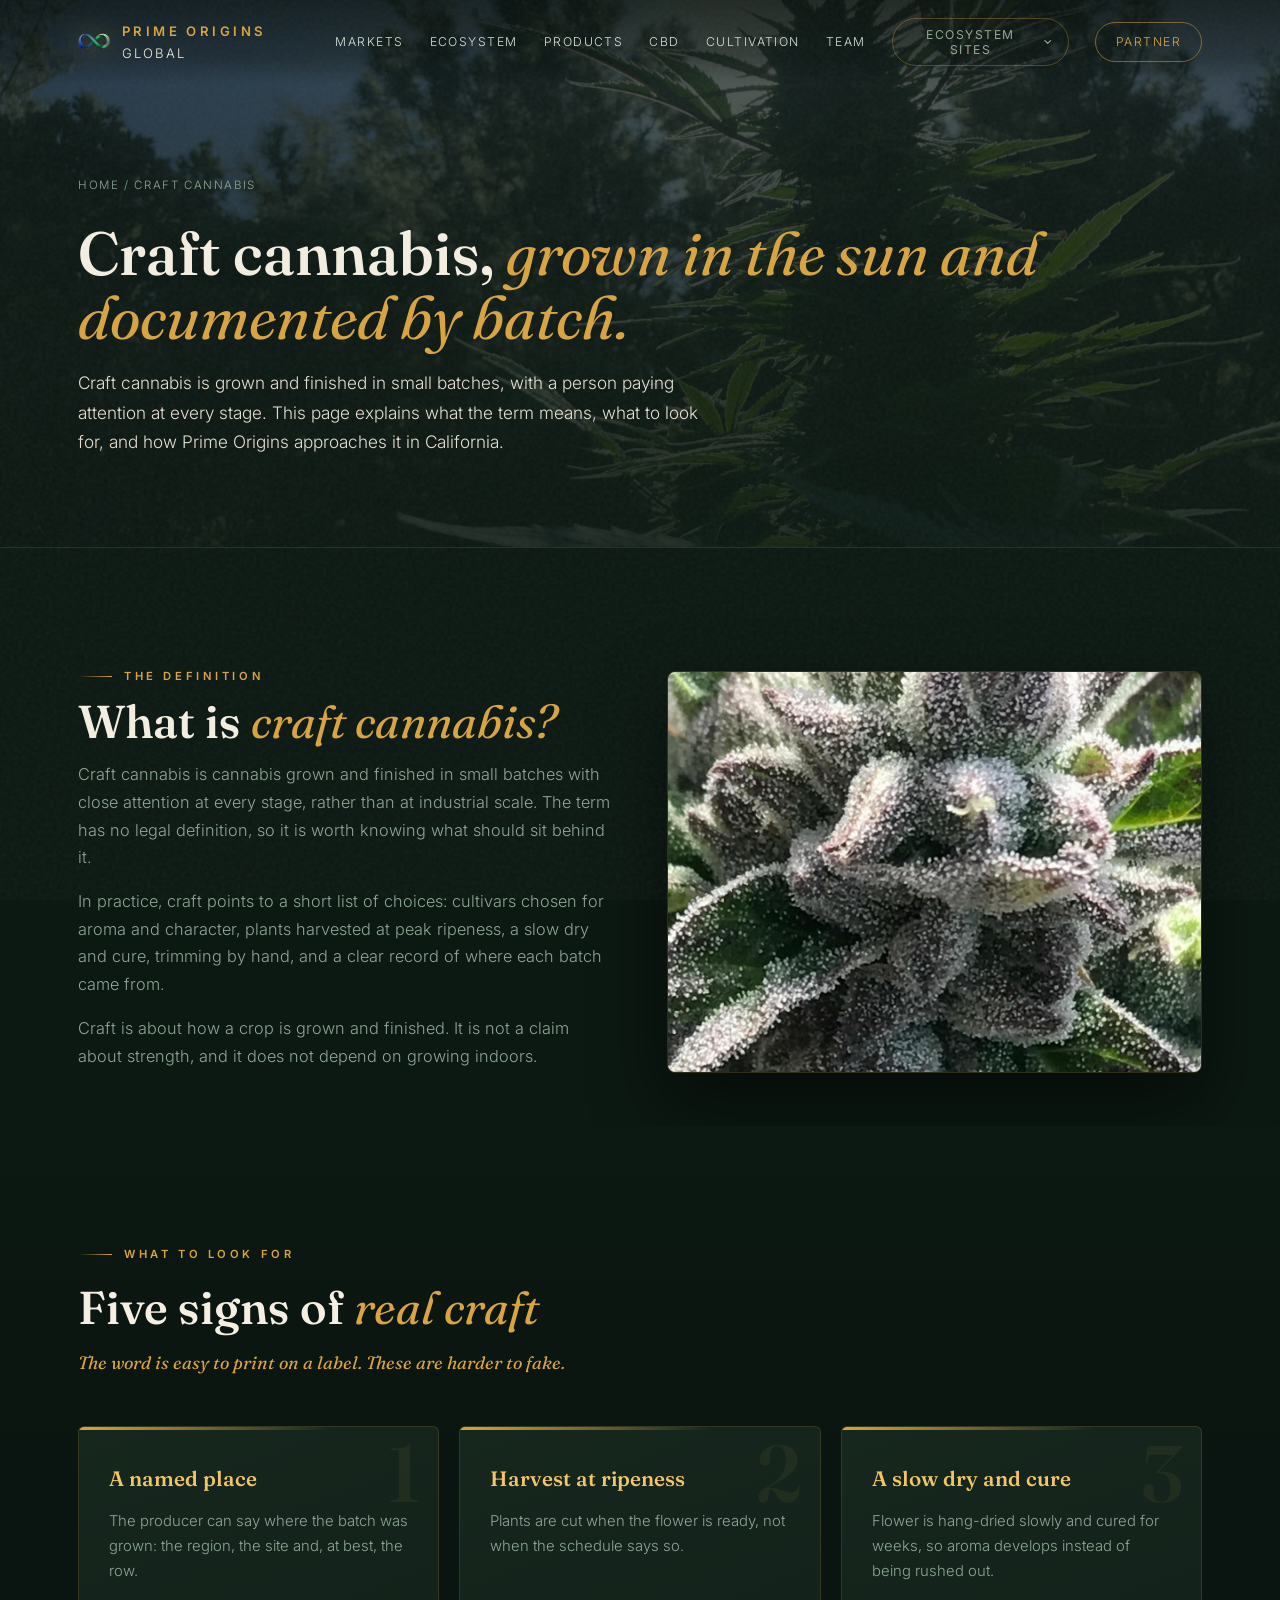
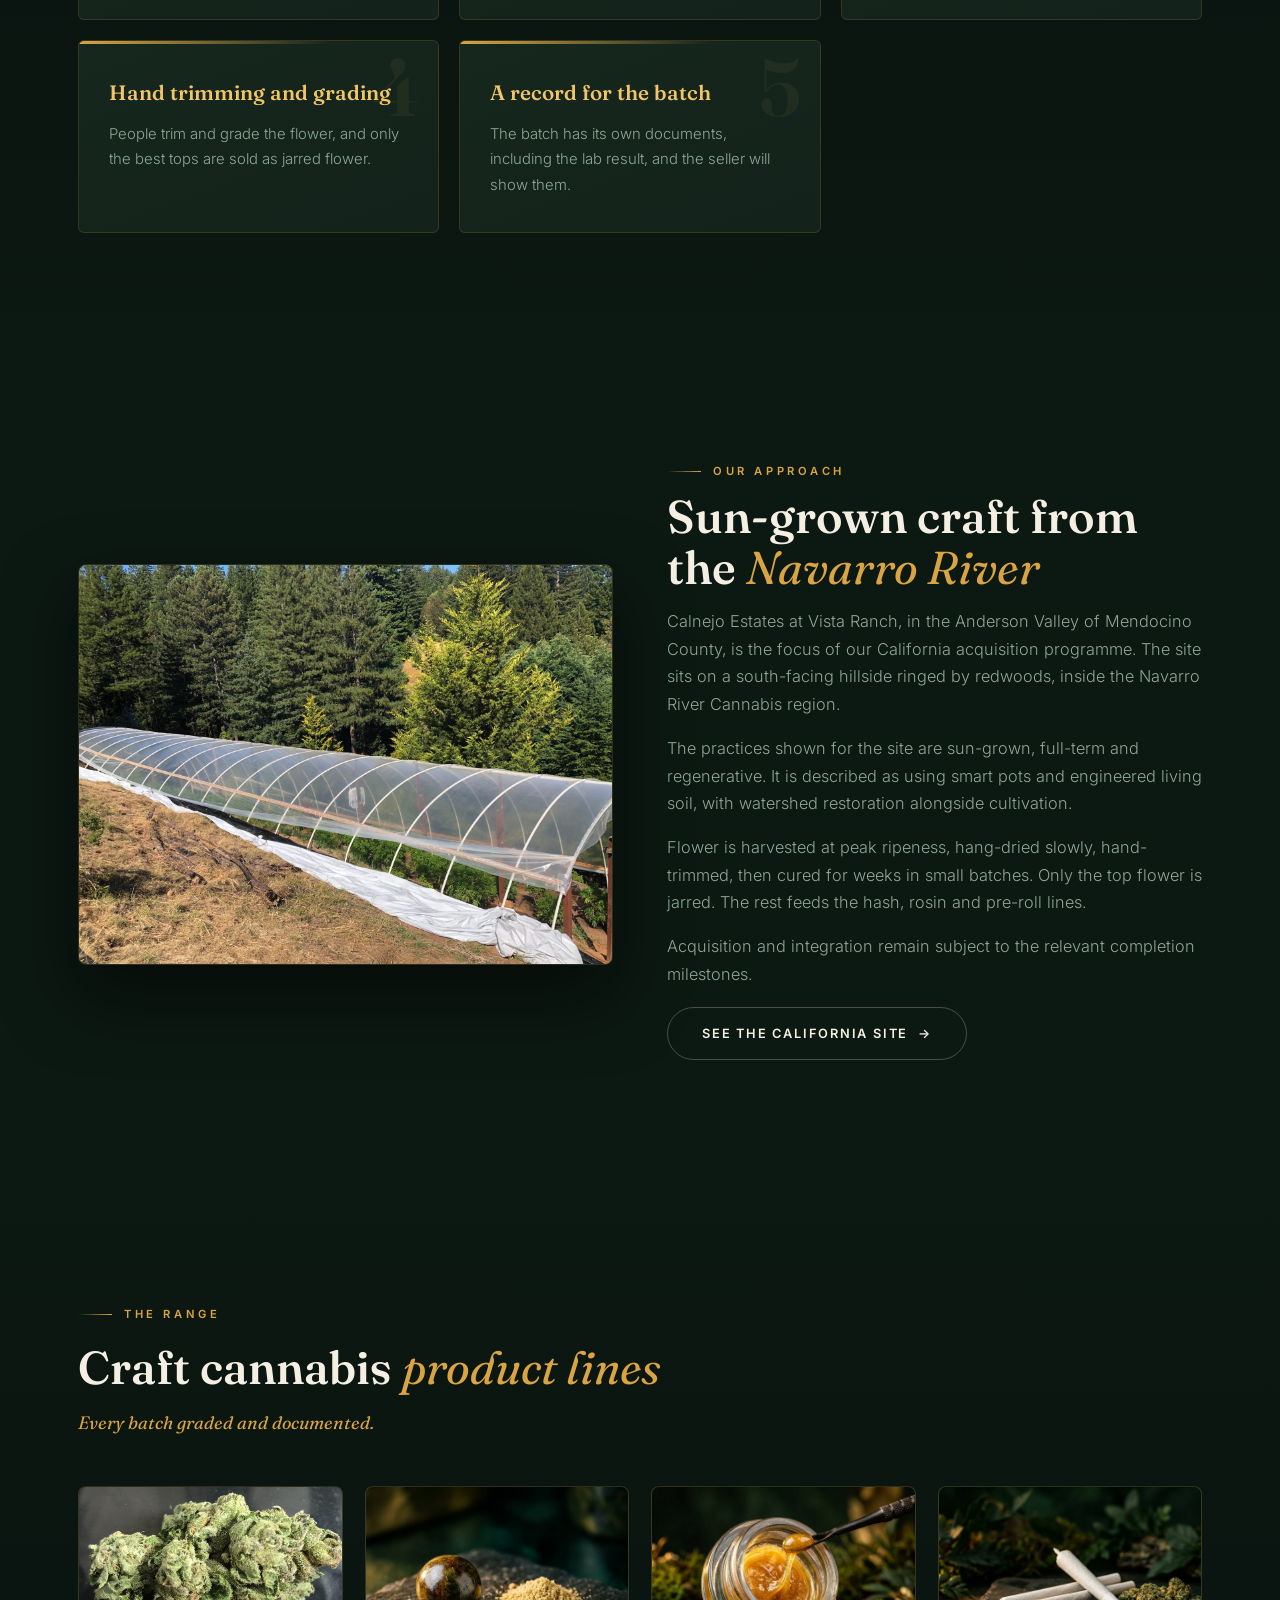
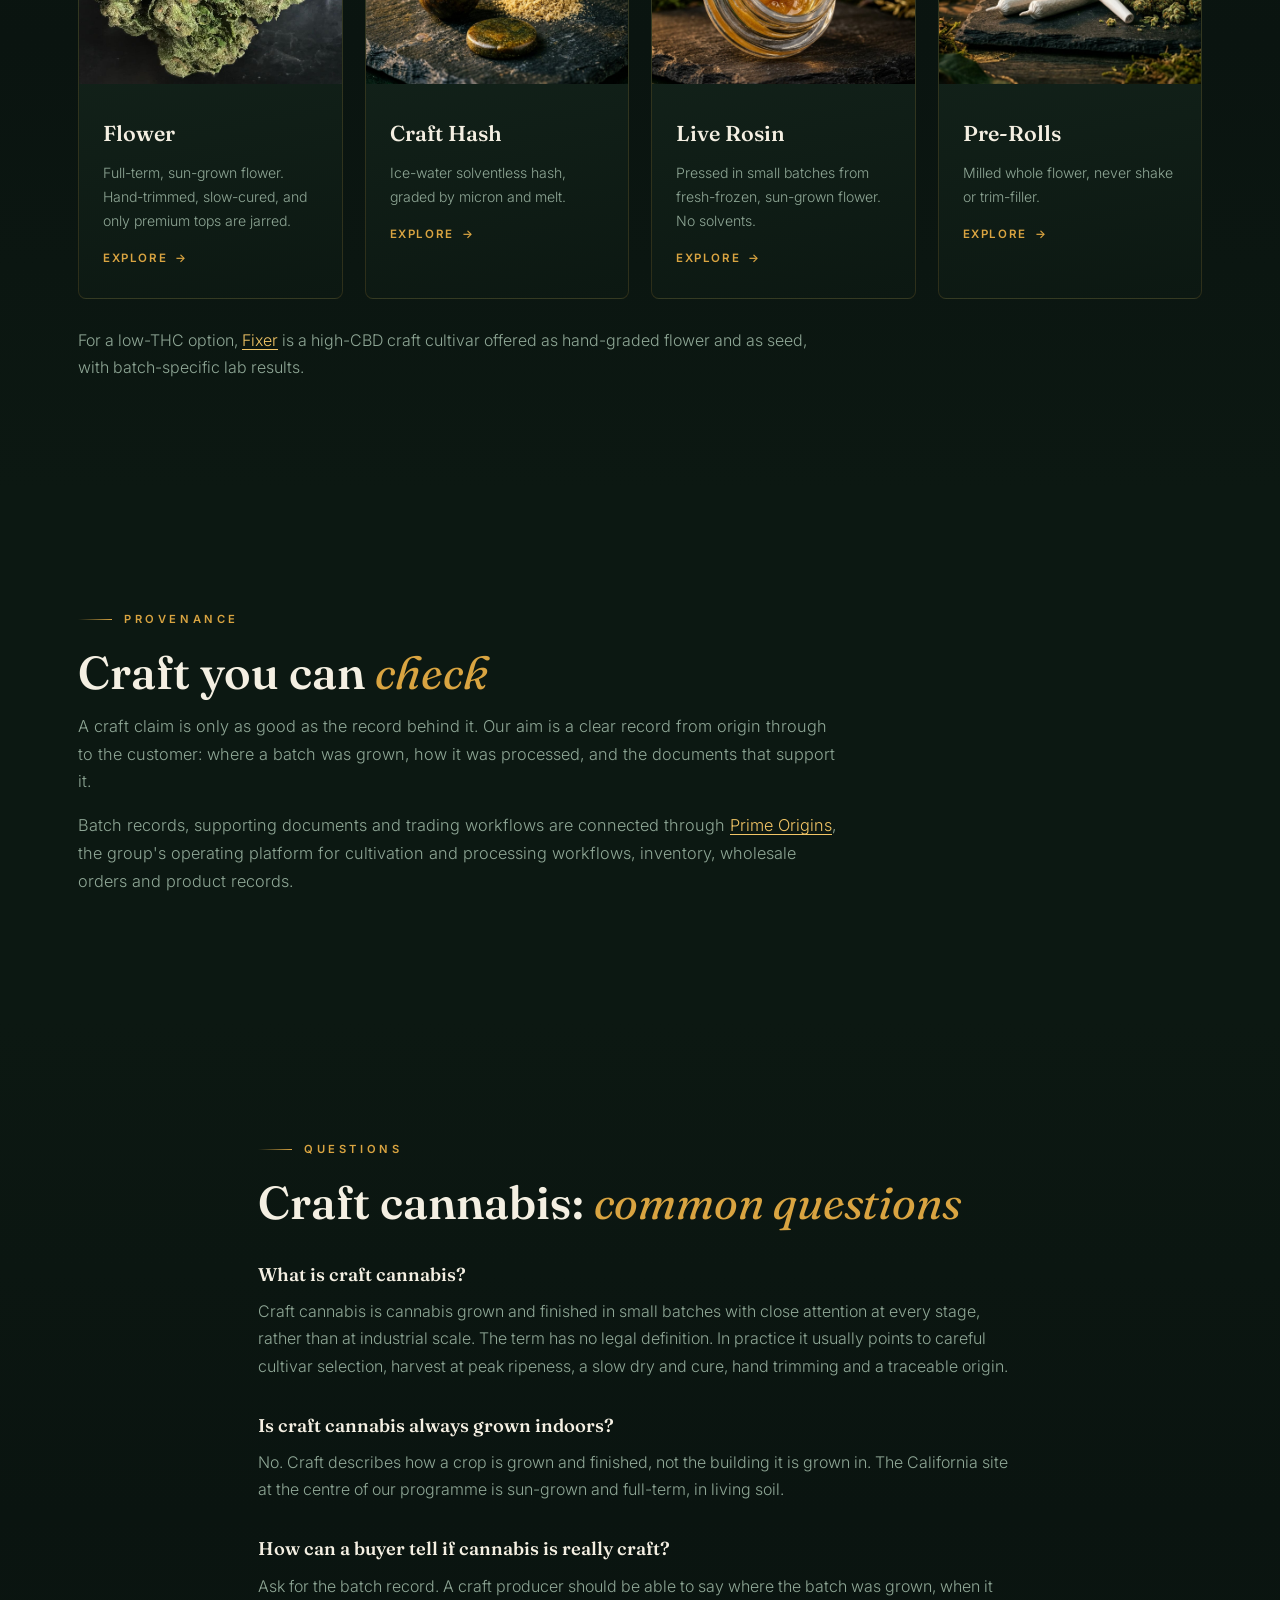
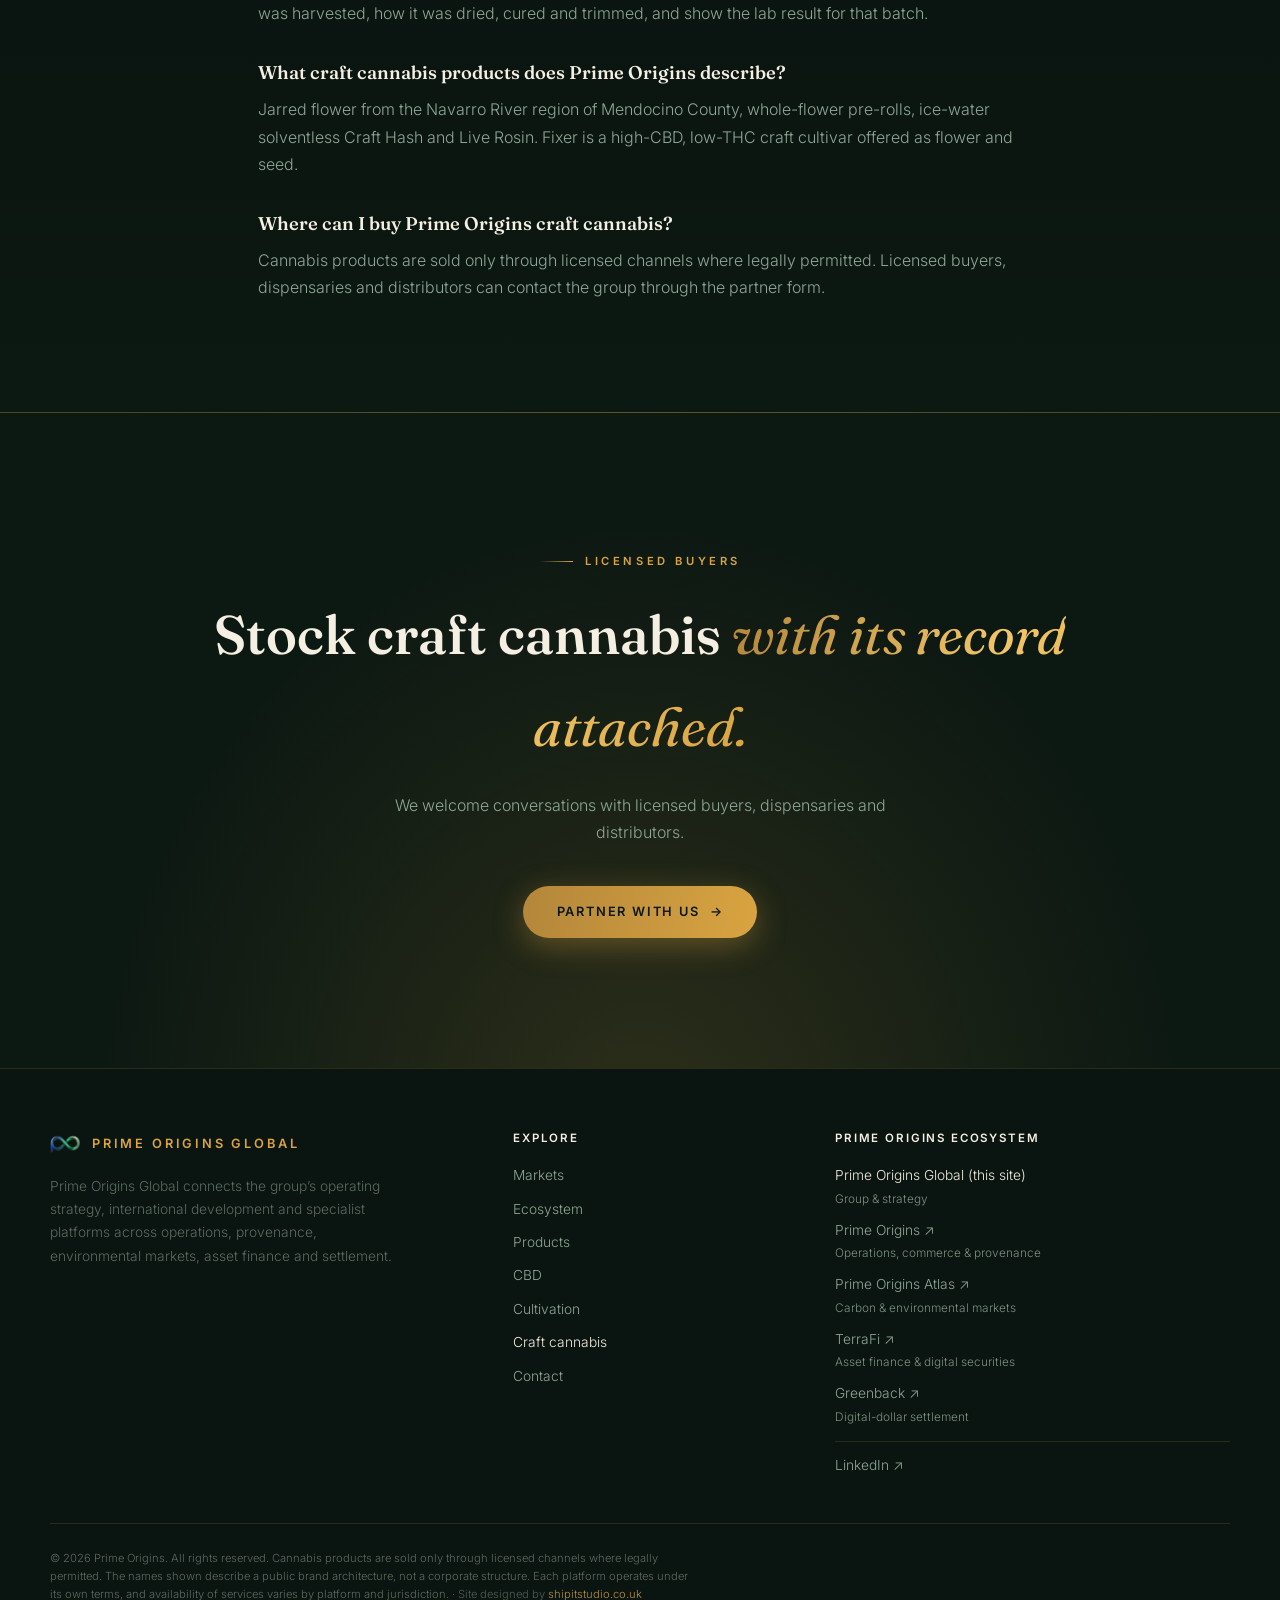
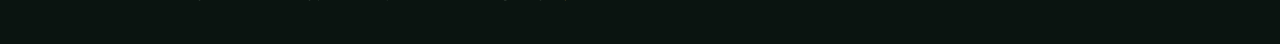
<file: craft-cannabis.html>
<!DOCTYPE html>
<html lang="en">
<head>
<meta charset="UTF-8">
<meta name="viewport" content="width=device-width, initial-scale=1.0">
<title>Craft Cannabis — Sun-Grown, Small-Batch, Documented | Prime Origins Global</title>
<meta name="description" content="What craft cannabis means and how Prime Origins approaches it: sun-grown Mendocino flower, hand-trimmed and slow-cured in small batches, with a record for every batch.">
<link rel="canonical" href="https://www.primeoriginsglobal.org/craft-cannabis.html">
<meta name="robots" content="index, follow">
<meta property="og:title" content="Craft Cannabis | Prime Origins Global">
<meta property="og:description" content="What craft cannabis means and how Prime Origins approaches it: sun-grown Mendocino flower, hand-trimmed and slow-cured in small batches, with a record for every batch.">
<meta property="og:image" content="https://www.primeoriginsglobal.org/assets/img/og-calnejo.png">
<meta property="og:type" content="article">
<meta property="og:site_name" content="Prime Origins Global">
<meta property="og:url" content="https://www.primeoriginsglobal.org/craft-cannabis.html">
<meta name="twitter:card" content="summary_large_image">
<meta name="twitter:site" content="@primeorigins_">
<meta name="twitter:title" content="Craft Cannabis | Prime Origins Global">
<meta name="twitter:description" content="What craft cannabis means and how Prime Origins approaches it: sun-grown Mendocino flower, hand-trimmed and slow-cured in small batches, with a record for every batch.">
<meta name="twitter:image" content="https://www.primeoriginsglobal.org/assets/img/og-calnejo.png">
<script type="application/ld+json">
[
 {
  "@context": "https://schema.org",
  "@type": "FAQPage",
  "mainEntity": [
   {"@type": "Question", "name": "What is craft cannabis?", "acceptedAnswer": {"@type": "Answer", "text": "Craft cannabis is cannabis grown and finished in small batches with close attention at every stage, rather than at industrial scale. The term has no legal definition. In practice it usually points to careful cultivar selection, harvest at peak ripeness, a slow dry and cure, hand trimming and a traceable origin."}},
   {"@type": "Question", "name": "Is craft cannabis always grown indoors?", "acceptedAnswer": {"@type": "Answer", "text": "No. Craft describes how a crop is grown and finished, not the building it is grown in. The California site at the centre of our programme is sun-grown and full-term, in living soil."}},
   {"@type": "Question", "name": "How can a buyer tell if cannabis is really craft?", "acceptedAnswer": {"@type": "Answer", "text": "Ask for the batch record. A craft producer should be able to say where the batch was grown, when it was harvested, how it was dried, cured and trimmed, and show the lab result for that batch."}},
   {"@type": "Question", "name": "What craft cannabis products does Prime Origins describe?", "acceptedAnswer": {"@type": "Answer", "text": "Jarred flower from the Navarro River region of Mendocino County, whole-flower pre-rolls, ice-water solventless Craft Hash and Live Rosin. Fixer is a high-CBD, low-THC craft cultivar offered as flower and seed."}},
   {"@type": "Question", "name": "Where can I buy Prime Origins craft cannabis?", "acceptedAnswer": {"@type": "Answer", "text": "Cannabis products are sold only through licensed channels where legally permitted. Licensed buyers, dispensaries and distributors can contact the group through the partner form."}}
  ]
 },
 {
  "@context": "https://schema.org",
  "@type": "BreadcrumbList",
  "itemListElement": [
   {"@type": "ListItem", "position": 1, "name": "Home", "item": "https://www.primeoriginsglobal.org/"},
   {"@type": "ListItem", "position": 2, "name": "Craft cannabis", "item": "https://www.primeoriginsglobal.org/craft-cannabis.html"}
  ]
 }
]
</script>
<link rel="icon" href="/favicon.svg" type="image/svg+xml">
<link rel="preconnect" href="https://fonts.googleapis.com">
<link rel="preconnect" href="https://fonts.gstatic.com" crossorigin>
<link href="https://fonts.googleapis.com/css2?family=Fraunces:ital,opsz,wght@0,9..144,300..900;1,9..144,300..900&family=Inter:wght@300;400;500;600;700&display=swap" rel="stylesheet">
<link rel="stylesheet" href="assets/site.css">
<link rel="stylesheet" href="assets/ecosystem.css">
<style>
.cc-prose p{color:var(--mute);margin-bottom:16px;font-size:1.02rem;max-width:760px}
.cc-prose h3{color:var(--gold-bright);font-size:1.2rem;margin:28px 0 10px}
.cc-faq{max-width:820px}
.cc-faq h3{color:var(--cream);font-size:1.15rem;margin:30px 0 8px;font-weight:560}
.cc-faq p{color:var(--mute);font-size:1rem}
.cc-prose a,.cc-faq a,.card a{color:var(--gold-bright);text-decoration:underline;text-underline-offset:3px}
</style>
</head>
<body>
<a class="skip" href="#what">Skip to content</a>
<div class="progress" id="progress" aria-hidden="true"></div>

<header id="hdr">
  <nav class="nav">
    <a class="logo" href="/"><img src="/assets/img/logo.png" alt="Prime Origins" width="32" height="32" decoding="async"><span>PRIME ORIGINS <span class="global">GLOBAL</span></span></a>
    <div class="nav-links" id="navLinks">
      <a href="/#markets">Markets</a>
      <a href="/#ecosystem">Ecosystem</a>
      <a href="/#products">Products</a>
      <a href="/cbd.html">CBD</a>
      <a href="cultivation.html">Cultivation</a>
      <a href="/#team">Team</a>
      <a class="nav-cta" href="/#partner">Partner</a>
    </div>
    <button class="menu-btn" id="menuBtn" aria-label="Open menu" aria-expanded="false" aria-controls="navLinks"><svg width="24" height="24" viewBox="0 0 24 24" fill="none" stroke="currentColor" stroke-width="2" stroke-linecap="round" aria-hidden="true"><path d="M3 6h18M3 12h18M3 18h18"/></svg></button>
  </nav>
</header>

<div class="phero">
  <div class="hero-bg"><img src="assets/img/farm-colas.jpg" alt="Tall sun-grown craft cannabis colas on the hillside at Vista Ranch, Mendocino County" fetchpriority="high"></div>
  <div class="wrap">
    <span class="crumb"><a href="/">Home</a> / Craft cannabis</span>
    <h1>Craft cannabis, <span class="gold-em">grown in the sun and documented by batch.</span></h1>
    <p>Craft cannabis is grown and finished in small batches, with a person paying attention at every stage. This page explains what the term means, what to look for, and how Prime Origins approaches it in California.</p>
  </div>
</div>

<section id="what" style="padding-bottom:40px">
  <div class="wrap">
    <div class="split2">
      <div class="s2-body rv cc-prose">
        <span class="label">The definition</span>
        <h2>What is <span class="gold-em">craft cannabis?</span></h2>
        <p>Craft cannabis is cannabis grown and finished in small batches with close attention at every stage, rather than at industrial scale. The term has no legal definition, so it is worth knowing what should sit behind it.</p>
        <p>In practice, craft points to a short list of choices: cultivars chosen for aroma and character, plants harvested at peak ripeness, a slow dry and cure, trimming by hand, and a clear record of where each batch came from.</p>
        <p>Craft is about how a crop is grown and finished. It is not a claim about strength, and it does not depend on growing indoors.</p>
      </div>
      <div class="s2-media rv d1"><img src="assets/img/bud-macro1.jpg" alt="Close-up of frosty, hand-trimmed craft cannabis flower" loading="lazy"></div>
    </div>
  </div>
</section>

<section class="alt" id="signs">
  <div class="wrap">
    <span class="label rv">What to look for</span>
    <h2 class="rv">Five signs of <span class="gold-em">real craft</span></h2>
    <p class="sub rv">The word is easy to print on a label. These are harder to fake.</p>
    <div class="cards">
      <div class="card rv"><span class="big-num">1</span><h3>A named place</h3><p>The producer can say where the batch was grown: the region, the site and, at best, the row.</p></div>
      <div class="card rv d1"><span class="big-num">2</span><h3>Harvest at ripeness</h3><p>Plants are cut when the flower is ready, not when the schedule says so.</p></div>
      <div class="card rv d2"><span class="big-num">3</span><h3>A slow dry and cure</h3><p>Flower is hang-dried slowly and cured for weeks, so aroma develops instead of being rushed out.</p></div>
      <div class="card rv"><span class="big-num">4</span><h3>Hand trimming and grading</h3><p>People trim and grade the flower, and only the best tops are sold as jarred flower.</p></div>
      <div class="card rv d1"><span class="big-num">5</span><h3>A record for the batch</h3><p>The batch has its own documents, including the lab result, and the seller will show them.</p></div>
    </div>
  </div>
</section>

<section id="approach">
  <div class="wrap">
    <div class="split2 rev">
      <div class="s2-body rv cc-prose">
        <span class="label">Our approach</span>
        <h2>Sun-grown craft from the <span class="gold-em">Navarro River</span></h2>
        <p>Calnejo Estates at Vista Ranch, in the Anderson Valley of Mendocino County, is the focus of our California acquisition programme. The site sits on a south-facing hillside ringed by redwoods, inside the Navarro River Cannabis region.</p>
        <p>The practices shown for the site are sun-grown, full-term and regenerative. It is described as using smart pots and engineered living soil, with watershed restoration alongside cultivation.</p>
        <p>Flower is harvested at peak ripeness, hang-dried slowly, hand-trimmed, then cured for weeks in small batches. Only the top flower is jarred. The rest feeds the hash, rosin and pre-roll lines.</p>
        <p>Acquisition and integration remain subject to the relevant completion milestones.</p>
        <p style="margin-top:18px"><a class="btn ghost" href="cultivation.html" style="text-decoration:none">See the California site <span class="arr" aria-hidden="true">&rarr;</span></a></p>
      </div>
      <div class="s2-media rv d1"><img src="assets/img/farm-tunnel.jpg" alt="Hoop house of sun-grown cannabis ringed by redwoods at Vista Ranch" loading="lazy"></div>
    </div>
  </div>
</section>

<section class="alt" id="range">
  <div class="wrap">
    <span class="label rv">The range</span>
    <h2 class="rv">Craft cannabis <span class="gold-em">product lines</span></h2>
    <p class="sub rv">Every batch graded and documented.</p>
    <div class="products">
      <a class="product rv" href="appellation-flower.html">
        <div class="pmedia"><img src="assets/img/flower-nug.jpg" alt="Cured Navarro River craft cannabis flower" loading="lazy"></div>
        <div class="pbody"><div class="name">Flower</div><div class="desc">Full-term, sun-grown flower. Hand-trimmed, slow-cured, and only premium tops are jarred.</div><span class="view">Explore <span class="arr" aria-hidden="true">&rarr;</span></span></div>
      </a>
      <a class="product rv" href="craft-hash.html">
        <div class="pmedia"><img src="assets/img/product-craft-hash.jpg" alt="Artisan solventless craft hash" loading="lazy"></div>
        <div class="pbody"><div class="name">Craft Hash</div><div class="desc">Ice-water solventless hash, graded by micron and melt.</div><span class="view">Explore <span class="arr" aria-hidden="true">&rarr;</span></span></div>
      </a>
      <a class="product rv" href="live-rosin.html">
        <div class="pmedia"><img src="assets/img/product-live-rosin.jpg" alt="Solventless live rosin" loading="lazy"></div>
        <div class="pbody"><div class="name">Live Rosin</div><div class="desc">Pressed in small batches from fresh-frozen, sun-grown flower. No solvents.</div><span class="view">Explore <span class="arr" aria-hidden="true">&rarr;</span></span></div>
      </a>
      <a class="product rv" href="pre-rolls.html">
        <div class="pmedia"><img src="assets/img/product-pre-rolls.jpg" alt="Whole-flower craft cannabis pre-rolls" loading="lazy"></div>
        <div class="pbody"><div class="name">Pre-Rolls</div><div class="desc">Milled whole flower, never shake or trim-filler.</div><span class="view">Explore <span class="arr" aria-hidden="true">&rarr;</span></span></div>
      </a>
    </div>
    <p class="rv" style="color:var(--mute);margin-top:28px;max-width:760px">For a low-THC option, <a href="fixer.html" style="color:var(--gold-bright);text-decoration:underline;text-underline-offset:3px">Fixer</a> is a high-CBD craft cultivar offered as hand-graded flower and as seed, with batch-specific lab results.</p>
  </div>
</section>

<section id="record">
  <div class="wrap cc-prose">
    <span class="label rv">Provenance</span>
    <h2 class="rv">Craft you can <span class="gold-em">check</span></h2>
    <p class="rv">A craft claim is only as good as the record behind it. Our aim is a clear record from origin through to the customer: where a batch was grown, how it was processed, and the documents that support it.</p>
    <p class="rv">Batch records, supporting documents and trading workflows are connected through <a href="https://primeorigins.org/" target="_blank" rel="noopener">Prime Origins</a>, the group's operating platform for cultivation and processing workflows, inventory, wholesale orders and product records.</p>
  </div>
</section>

<section class="alt" id="faq">
  <div class="wrap cc-faq">
    <span class="label rv">Questions</span>
    <h2 class="rv">Craft cannabis: <span class="gold-em">common questions</span></h2>
    <h3 class="rv">What is craft cannabis?</h3>
    <p class="rv">Craft cannabis is cannabis grown and finished in small batches with close attention at every stage, rather than at industrial scale. The term has no legal definition. In practice it usually points to careful cultivar selection, harvest at peak ripeness, a slow dry and cure, hand trimming and a traceable origin.</p>
    <h3 class="rv">Is craft cannabis always grown indoors?</h3>
    <p class="rv">No. Craft describes how a crop is grown and finished, not the building it is grown in. The California site at the centre of our programme is sun-grown and full-term, in living soil.</p>
    <h3 class="rv">How can a buyer tell if cannabis is really craft?</h3>
    <p class="rv">Ask for the batch record. A craft producer should be able to say where the batch was grown, when it was harvested, how it was dried, cured and trimmed, and show the lab result for that batch.</p>
    <h3 class="rv">What craft cannabis products does Prime Origins describe?</h3>
    <p class="rv">Jarred flower from the Navarro River region of Mendocino County, whole-flower pre-rolls, ice-water solventless Craft Hash and Live Rosin. Fixer is a high-CBD, low-THC craft cultivar offered as flower and seed.</p>
    <h3 class="rv">Where can I buy Prime Origins craft cannabis?</h3>
    <p class="rv">Cannabis products are sold only through licensed channels where legally permitted. Licensed buyers, dispensaries and distributors can contact the group through the partner form.</p>
  </div>
</section>

<div class="cta">
  <span class="label center rv">Licensed buyers</span>
  <h2 class="rv">Stock craft cannabis <em>with its record attached.</em></h2>
  <p class="rv d1">We welcome conversations with licensed buyers, dispensaries and distributors.</p>
  <a class="btn primary rv d2" href="/#partner">Partner with us <span class="arr" aria-hidden="true">&rarr;</span></a>
</div>

<button class="totop" id="totop" aria-label="Back to top"><svg width="20" height="20" viewBox="0 0 24 24" fill="none" stroke="currentColor" stroke-width="2.2" stroke-linecap="round" stroke-linejoin="round" aria-hidden="true"><path d="M12 19V5M5 12l7-7 7 7"/></svg></button>

<footer>
  <div class="foot-top">
    <div>
      <div class="fbrand"><img src="/assets/img/logo.png" alt="Prime Origins"><span>PRIME ORIGINS GLOBAL</span></div>
      <p class="fblurb">Prime Origins Global connects the group’s operating strategy, international development and specialist platforms across operations, provenance, environmental markets, asset finance and settlement.</p>
    </div>
    <div class="fcol"><h5>Explore</h5><a href="/#markets">Markets</a><a href="/#ecosystem">Ecosystem</a><a href="/#products">Products</a><a href="/cbd.html">CBD</a><a href="cultivation.html">Cultivation</a><a href="craft-cannabis.html" aria-current="page">Craft cannabis</a><a href="/#partner">Contact</a></div>
    <div class="fcol"><h5>Prime Origins ecosystem</h5><a href="https://www.primeoriginsglobal.org/">Prime Origins Global (this site)<span class="frole">Group &amp; strategy</span></a><a href="https://primeorigins.org/" target="_blank" rel="noopener noreferrer">Prime Origins ↗<span class="frole">Operations, commerce &amp; provenance</span></a><a href="https://primeoriginsatlas.org/" target="_blank" rel="noopener noreferrer">Prime Origins Atlas ↗<span class="frole">Carbon &amp; environmental markets</span></a><a href="https://terrafi.me/" target="_blank" rel="noopener noreferrer">TerraFi ↗<span class="frole">Asset finance &amp; digital securities</span></a><a href="https://gnbk.app/" target="_blank" rel="noopener noreferrer">Greenback ↗<span class="frole">Digital-dollar settlement</span></a><a class="fsocial" href="https://www.linkedin.com/company/primeorigins" target="_blank" rel="noopener noreferrer">LinkedIn ↗</a></div>
  </div>
  <div class="foot-base"><p>© 2026 Prime Origins. All rights reserved. Cannabis products are sold only through licensed channels where legally permitted. <span data-eco-note>The names shown describe a public brand architecture, not a corporate structure. Each platform operates under its own terms, and availability of services varies by platform and jurisdiction. </span><span style="opacity:.85">· Site designed by <a href="https://shipitstudio.co.uk" target="_blank" rel="noopener">shipitstudio.co.uk</a></span></p></div>
</footer>

<script src="assets/site.js"></script>
<script src="/assets/ecosystem.js" defer></script>
</body>
</html>
</file>
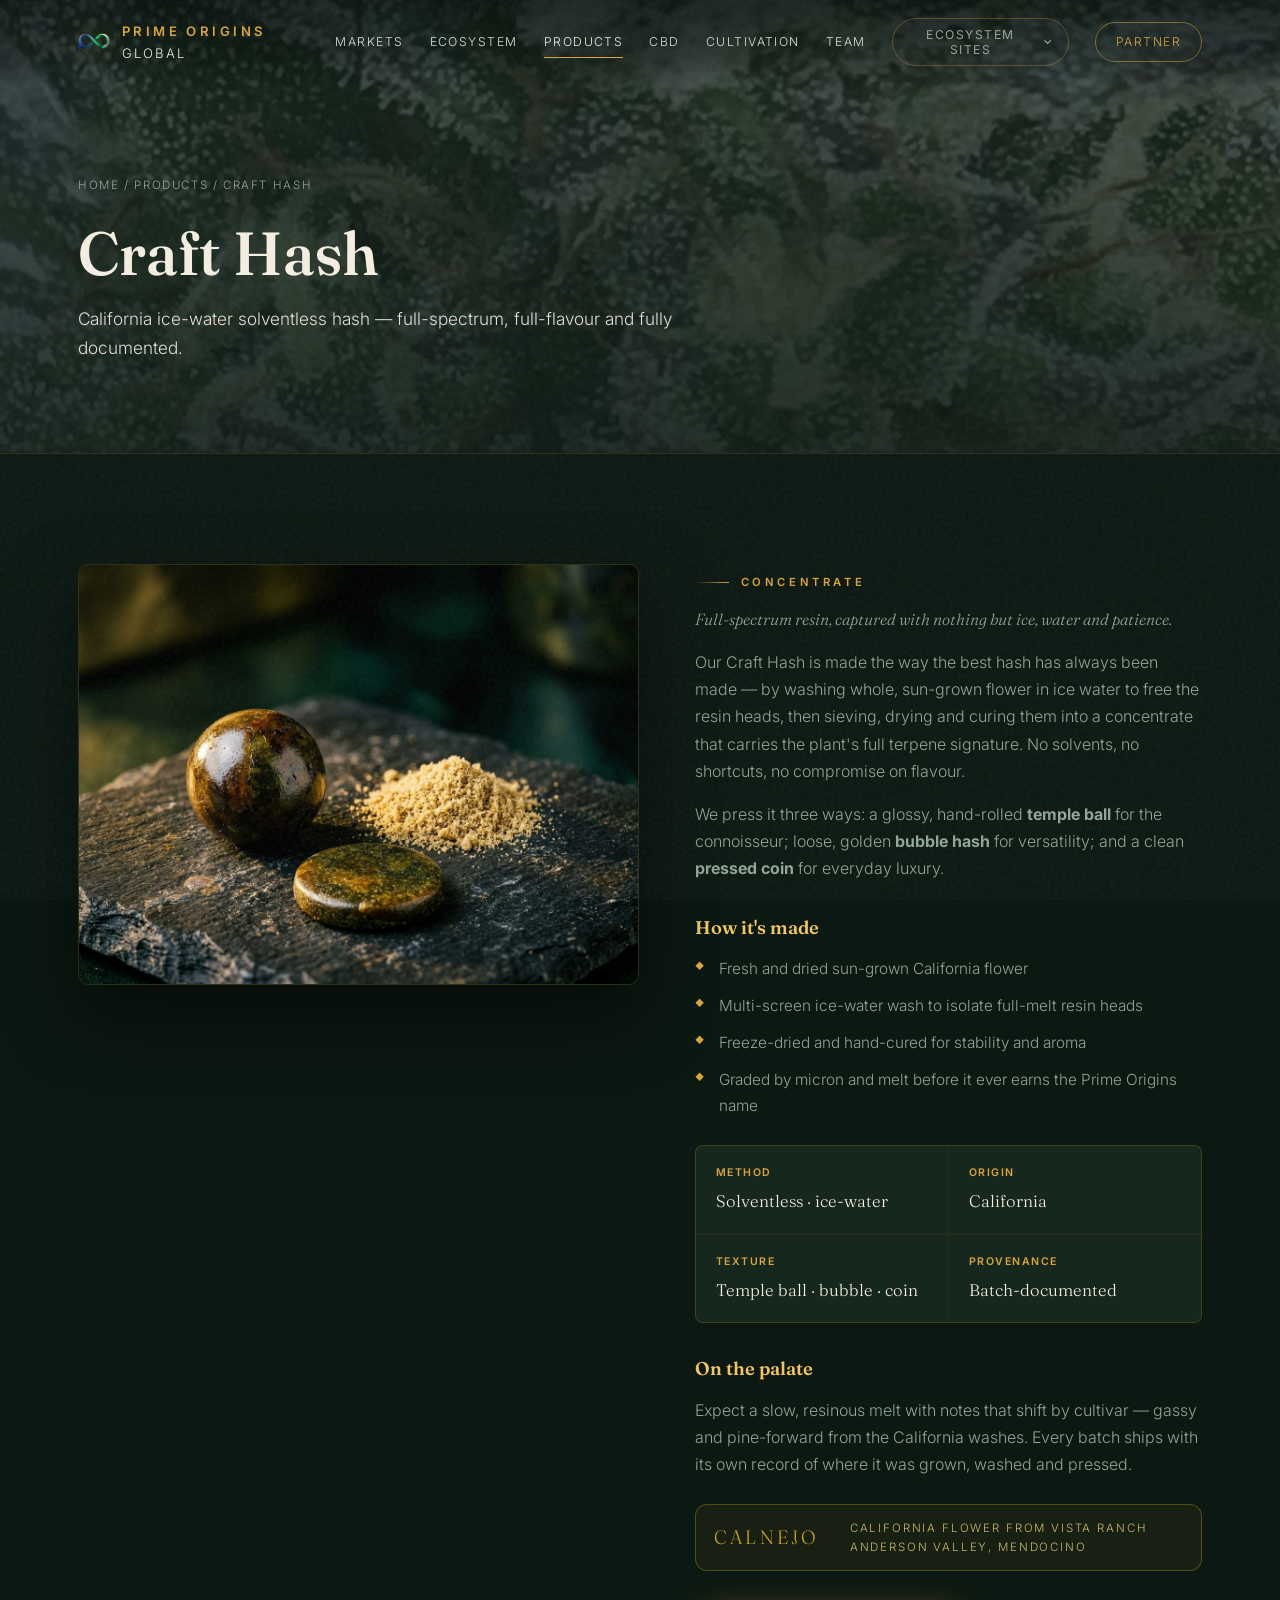
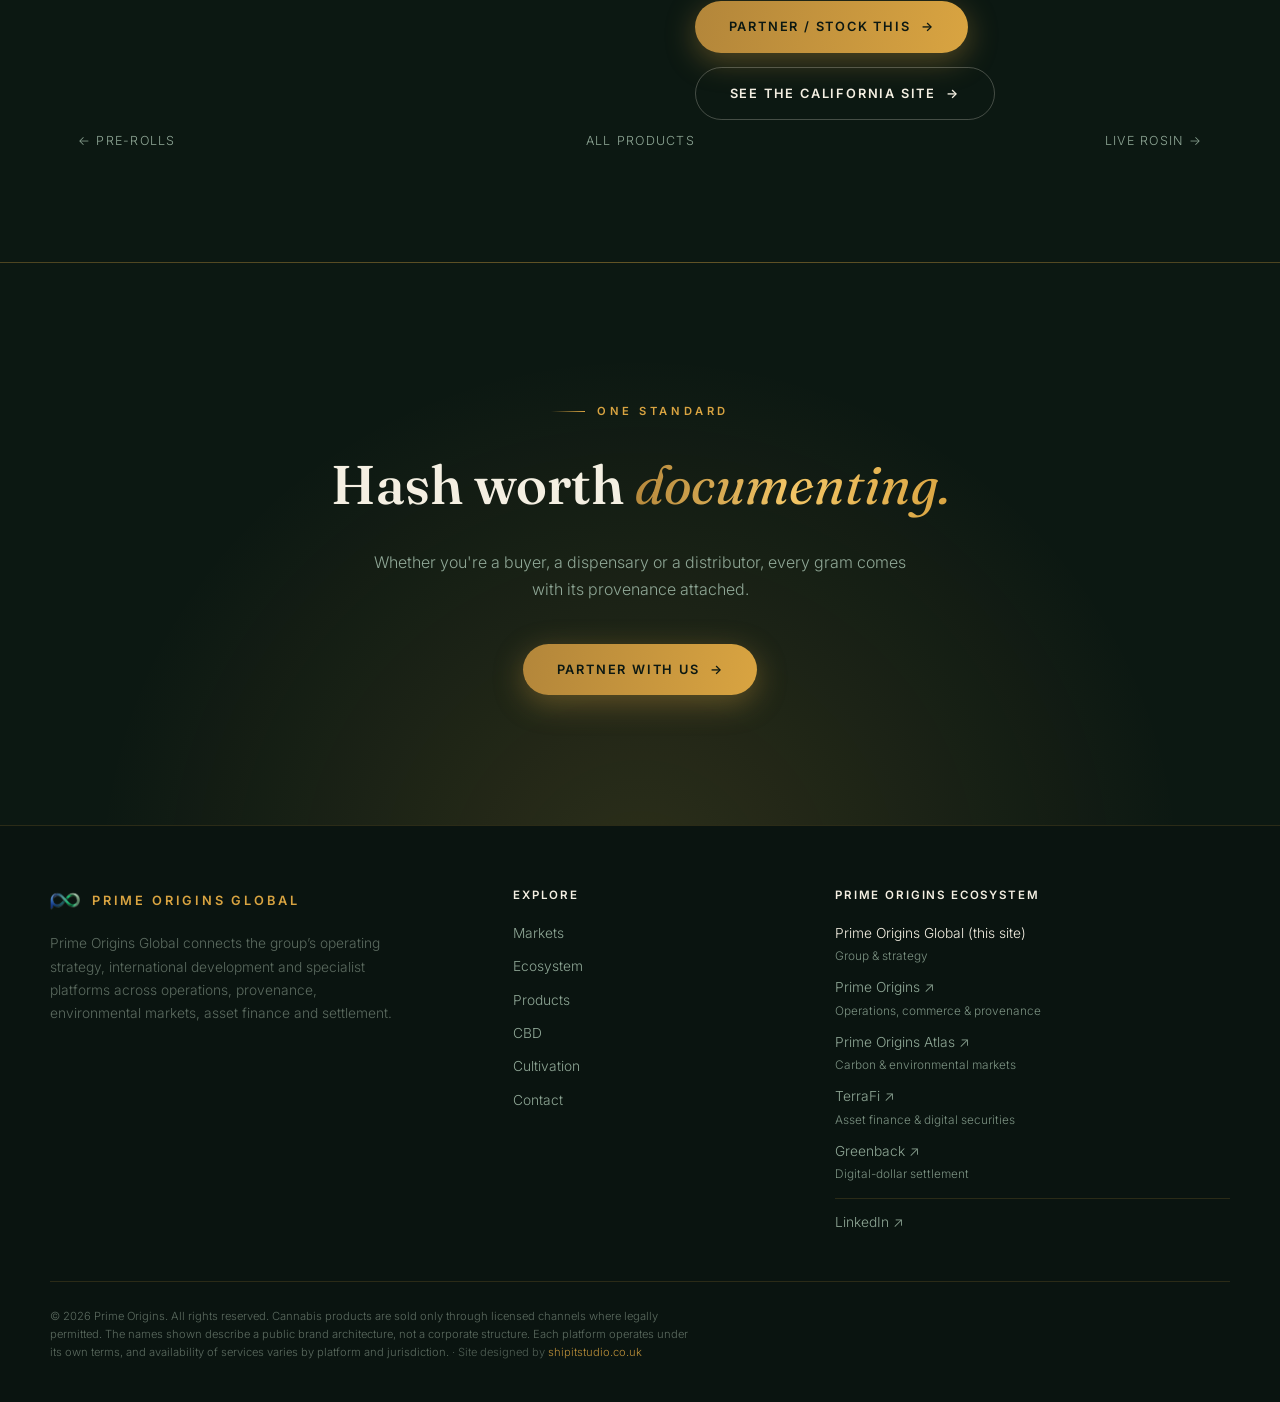
<file: craft-hash.html>
<!DOCTYPE html>
<html lang="en">
<head>
<meta charset="UTF-8">
<meta name="viewport" content="width=device-width, initial-scale=1.0">
<title>Craft Hash — Solventless Ice-Water Hash | Prime Origins Global</title>
<meta name="description" content="Prime Origins Craft Hash — ice-water solventless hash pressed from California sun-grown flower. Full-spectrum, full-flavour, fully documented.">
<link rel="canonical" href="https://www.primeoriginsglobal.org/craft-hash.html">
<meta property="og:title" content="Craft Hash | Prime Origins Global">
<meta property="og:description" content="Ice-water solventless hash from California sun-grown flower — full-spectrum, fully documented.">
<meta property="og:image" content="https://www.primeoriginsglobal.org/assets/img/product-craft-hash.jpg">
<meta property="og:type" content="website">
<meta property="og:site_name" content="Prime Origins Global">
<meta property="og:url" content="https://www.primeoriginsglobal.org/craft-hash.html">
<meta name="twitter:card" content="summary_large_image">
<meta name="twitter:site" content="@primeorigins_">
<meta name="twitter:title" content="Craft Hash | Prime Origins Global">
<meta name="twitter:description" content="Ice-water solventless hash from California sun-grown flower — full-spectrum, fully documented.">
<meta name="twitter:image" content="https://www.primeoriginsglobal.org/assets/img/product-craft-hash.jpg">
<link rel="icon" href="/favicon.svg" type="image/svg+xml">
<link rel="preconnect" href="https://fonts.googleapis.com">
<link rel="preconnect" href="https://fonts.gstatic.com" crossorigin>
<link href="https://fonts.googleapis.com/css2?family=Fraunces:ital,opsz,wght@0,9..144,300..900;1,9..144,300..900&family=Inter:wght@300;400;500;600;700&display=swap" rel="stylesheet">
<link rel="stylesheet" href="assets/site.css">
<link rel="stylesheet" href="assets/ecosystem.css">
</head>
<body>
<a class="skip" href="#main">Skip to content</a>
<div class="progress" id="progress" aria-hidden="true"></div>

<header id="hdr">
  <nav class="nav">
    <a class="logo" href="/">
      <img src="/assets/img/logo.png" alt="Prime Origins" width="32" height="32" decoding="async">
      <span>PRIME ORIGINS <span class="global">GLOBAL</span></span>
    </a>
    <div class="nav-links" id="navLinks">
      <a href="/#markets">Markets</a>
      <a href="/#ecosystem">Ecosystem</a>
      <a href="/#products" class="active">Products</a>
      <a href="/cbd.html">CBD</a>
      <a href="cultivation.html">Cultivation</a>
      <a href="/#team">Team</a>
      <a class="nav-cta" href="/#partner">Partner</a>
    </div>
    <button class="menu-btn" id="menuBtn" aria-label="Open menu" aria-expanded="false" aria-controls="navLinks">
      <svg width="24" height="24" viewBox="0 0 24 24" fill="none" stroke="currentColor" stroke-width="2" stroke-linecap="round" aria-hidden="true"><path d="M3 6h18M3 12h18M3 18h18"/></svg>
    </button>
  </nav>
</header>

<div class="phero">
  <div class="hero-bg"><img src="assets/img/bud-macro2.jpg" alt="Frosty trichome-covered cannabis" fetchpriority="high"></div>
  <div class="wrap">
    <span class="crumb"><a href="/">Home</a> / <a href="/#products">Products</a> / Craft Hash</span>
    <h1>Craft Hash</h1>
    <p>California ice-water solventless hash — full-spectrum, full-flavour and fully documented.</p>
  </div>
</div>

<section id="main">
  <div class="wrap">
    <div class="pd">
      <div class="pd-media rv"><img src="assets/img/product-craft-hash.jpg" alt="Artisan solventless craft hash — temple ball, bubble hash and pressed coin"></div>
      <div class="pd-body rv d1">
        <span class="label">Concentrate</span>
        <p class="pd-tagline">Full-spectrum resin, captured with nothing but ice, water and patience.</p>
        <p>Our Craft Hash is made the way the best hash has always been made — by washing whole, sun-grown flower in ice water to free the resin heads, then sieving, drying and curing them into a concentrate that carries the plant's full terpene signature. No solvents, no shortcuts, no compromise on flavour.</p>
        <p>We press it three ways: a glossy, hand-rolled <b>temple ball</b> for the connoisseur; loose, golden <b>bubble hash</b> for versatility; and a clean <b>pressed coin</b> for everyday luxury.</p>

        <h3>How it's made</h3>
        <ul class="pd-notes">
          <li>Fresh and dried sun-grown California flower</li>
          <li>Multi-screen ice-water wash to isolate full-melt resin heads</li>
          <li>Freeze-dried and hand-cured for stability and aroma</li>
          <li>Graded by micron and melt before it ever earns the Prime Origins name</li>
        </ul>

        <div class="pd-specs">
          <div class="sp"><div class="k">Method</div><div class="v">Solventless · ice-water</div></div>
          <div class="sp"><div class="k">Origin</div><div class="v">California</div></div>
          <div class="sp"><div class="k">Texture</div><div class="v">Temple ball · bubble · coin</div></div>
          <div class="sp"><div class="k">Provenance</div><div class="v">Batch-documented</div></div>
        </div>

        <h3>On the palate</h3>
        <p>Expect a slow, resinous melt with notes that shift by cultivar — gassy and pine-forward from the California washes. Every batch ships with its own record of where it was grown, washed and pressed.</p>

        <a href="cultivation.html" style="display:flex;align-items:center;gap:16px;margin:26px 0 4px;padding:14px 18px;border:1px solid rgba(201,162,39,.35);border-radius:12px;text-decoration:none;background:rgba(201,162,39,.06)">
          <svg viewBox="0 0 450 80" aria-hidden="true" style="display:block;width:120px;height:auto;flex:none"><text x="0" y="64" font-family="Fraunces, Georgia, serif" font-size="72" letter-spacing="12" fill="#C9A227">CALNEJO</text></svg>
          <span style="font-size:.72rem;letter-spacing:.16em;text-transform:uppercase;color:#cbb96a;line-height:1.6">California flower from Vista Ranch<br>Anderson Valley, Mendocino</span>
        </a>

        <div class="pd-cta">
          <a class="btn primary" href="/#partner">Partner / stock this <span class="arr" aria-hidden="true">&rarr;</span></a>
          <a class="btn ghost" href="cultivation.html">See the California site <span class="arr" aria-hidden="true">&rarr;</span></a>
        </div>
      </div>
    </div>

    <div class="prod-nav">
      <a href="pre-rolls.html">&larr; Pre-Rolls</a>
      <a href="/#products">All products</a>
      <a href="live-rosin.html">Live Rosin &rarr;</a>
    </div>
  </div>
</section>

<div class="cta">
  <span class="label center rv">One standard</span>
  <h2 class="rv">Hash worth <em>documenting.</em></h2>
  <p class="rv d1">Whether you're a buyer, a dispensary or a distributor, every gram comes with its provenance attached.</p>
  <a class="btn primary rv d2" href="/#partner">Partner With Us <span class="arr" aria-hidden="true">&rarr;</span></a>
</div>

<button class="totop" id="totop" aria-label="Back to top"><svg width="20" height="20" viewBox="0 0 24 24" fill="none" stroke="currentColor" stroke-width="2.2" stroke-linecap="round" stroke-linejoin="round" aria-hidden="true"><path d="M12 19V5M5 12l7-7 7 7"/></svg></button>

<footer>
  <div class="foot-top">
    <div>
      <div class="fbrand"><img src="/assets/img/logo.png" alt="Prime Origins"><span>PRIME ORIGINS GLOBAL</span></div>
      <p class="fblurb">Prime Origins Global connects the group’s operating strategy, international development and specialist platforms across operations, provenance, environmental markets, asset finance and settlement.</p>
    </div>
    <div class="fcol"><h5>Explore</h5><a href="/#markets">Markets</a><a href="/#ecosystem">Ecosystem</a><a href="/#products">Products</a><a href="/cbd.html">CBD</a><a href="cultivation.html">Cultivation</a><a href="/#partner">Contact</a></div>
    <div class="fcol"><h5>Prime Origins ecosystem</h5><a href="https://www.primeoriginsglobal.org/" aria-current="page">Prime Origins Global (this site)<span class="frole">Group &amp; strategy</span></a><a href="https://primeorigins.org/" target="_blank" rel="noopener noreferrer">Prime Origins ↗<span class="frole">Operations, commerce &amp; provenance</span></a><a href="https://primeoriginsatlas.org/" target="_blank" rel="noopener noreferrer">Prime Origins Atlas ↗<span class="frole">Carbon &amp; environmental markets</span></a><a href="https://terrafi.me/" target="_blank" rel="noopener noreferrer">TerraFi ↗<span class="frole">Asset finance &amp; digital securities</span></a><a href="https://gnbk.app/" target="_blank" rel="noopener noreferrer">Greenback ↗<span class="frole">Digital-dollar settlement</span></a><a class="fsocial" href="https://www.linkedin.com/company/primeorigins" target="_blank" rel="noopener noreferrer">LinkedIn ↗</a></div>
  </div>
  <div class="foot-base"><p>© 2026 Prime Origins. All rights reserved. Cannabis products are sold only through licensed channels where legally permitted. <span data-eco-note>The names shown describe a public brand architecture, not a corporate structure. Each platform operates under its own terms, and availability of services varies by platform and jurisdiction. </span><span style="opacity:.85">· Site designed by <a href="https://shipitstudio.co.uk" target="_blank" rel="noopener">shipitstudio.co.uk</a></span></p></div>
</footer>

<script src="assets/site.js"></script>
<script src="/assets/ecosystem.js" defer></script>
</body>
</html>
</file>
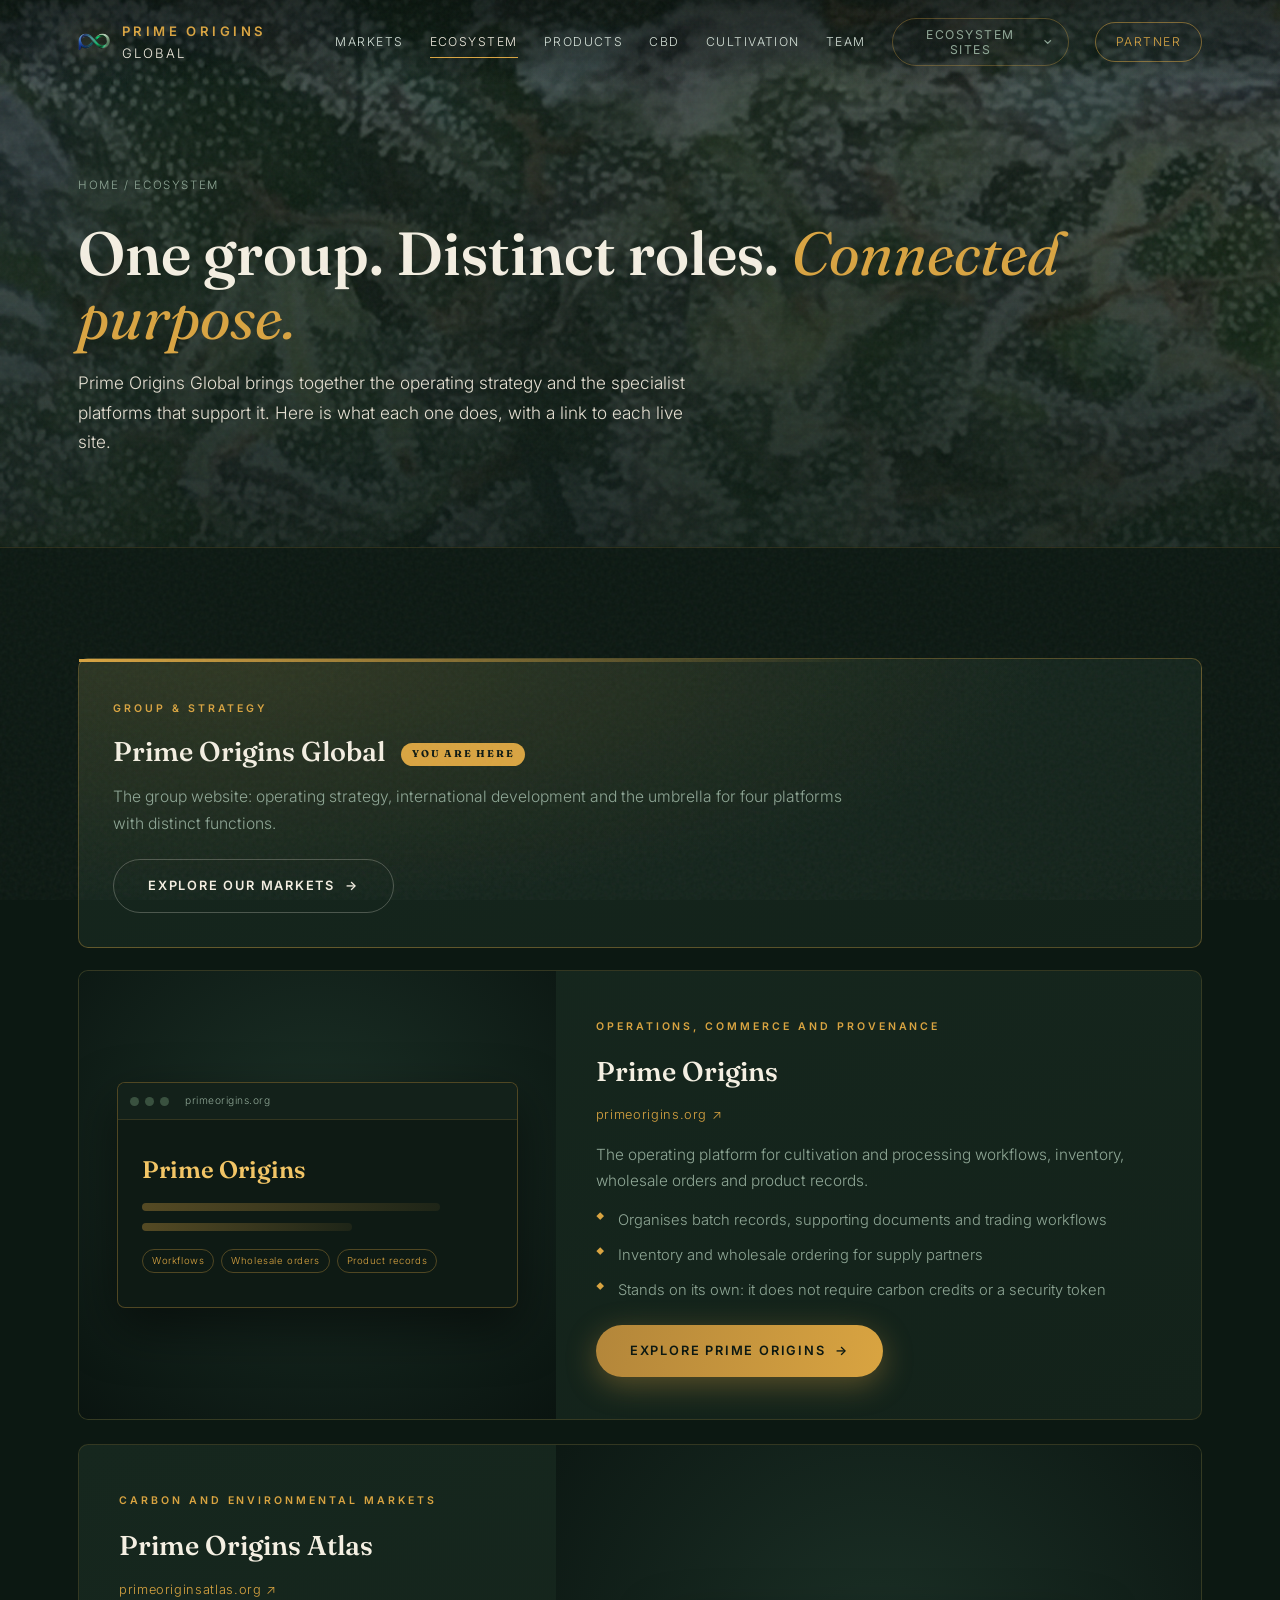
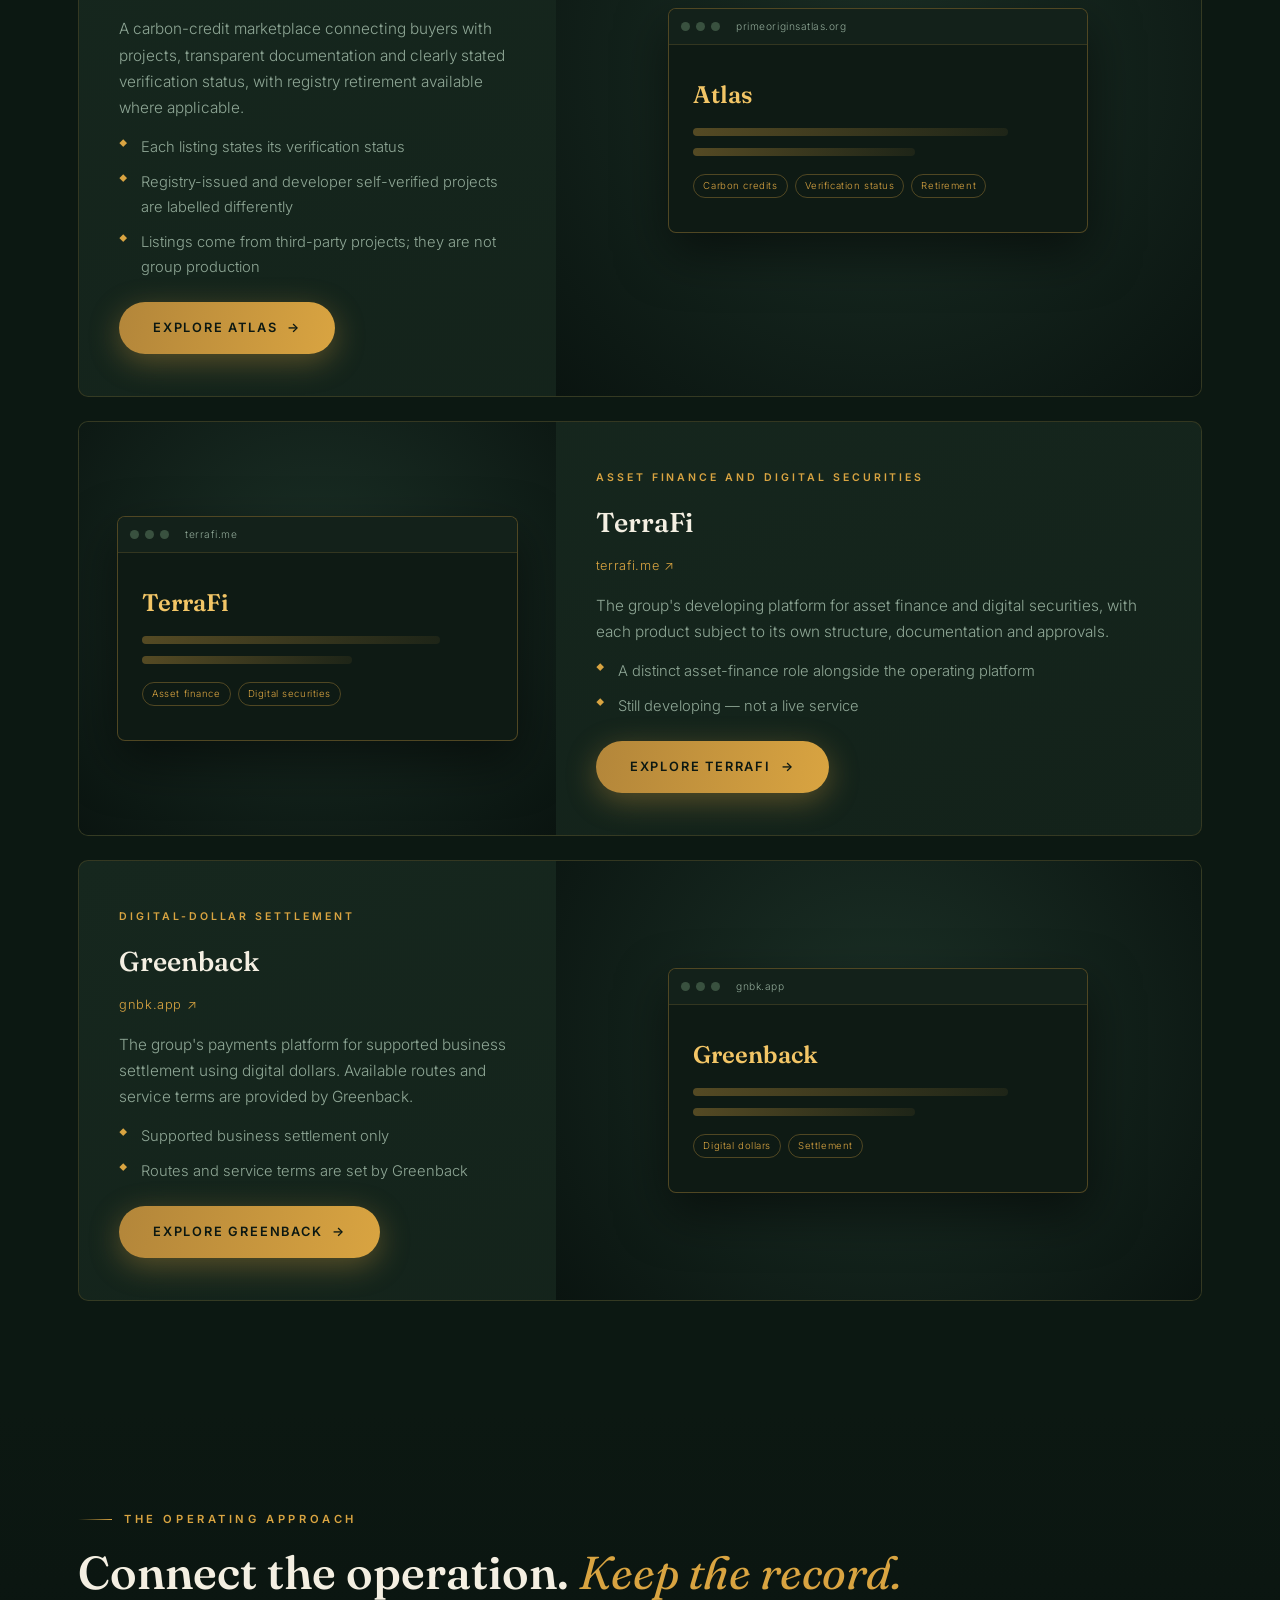
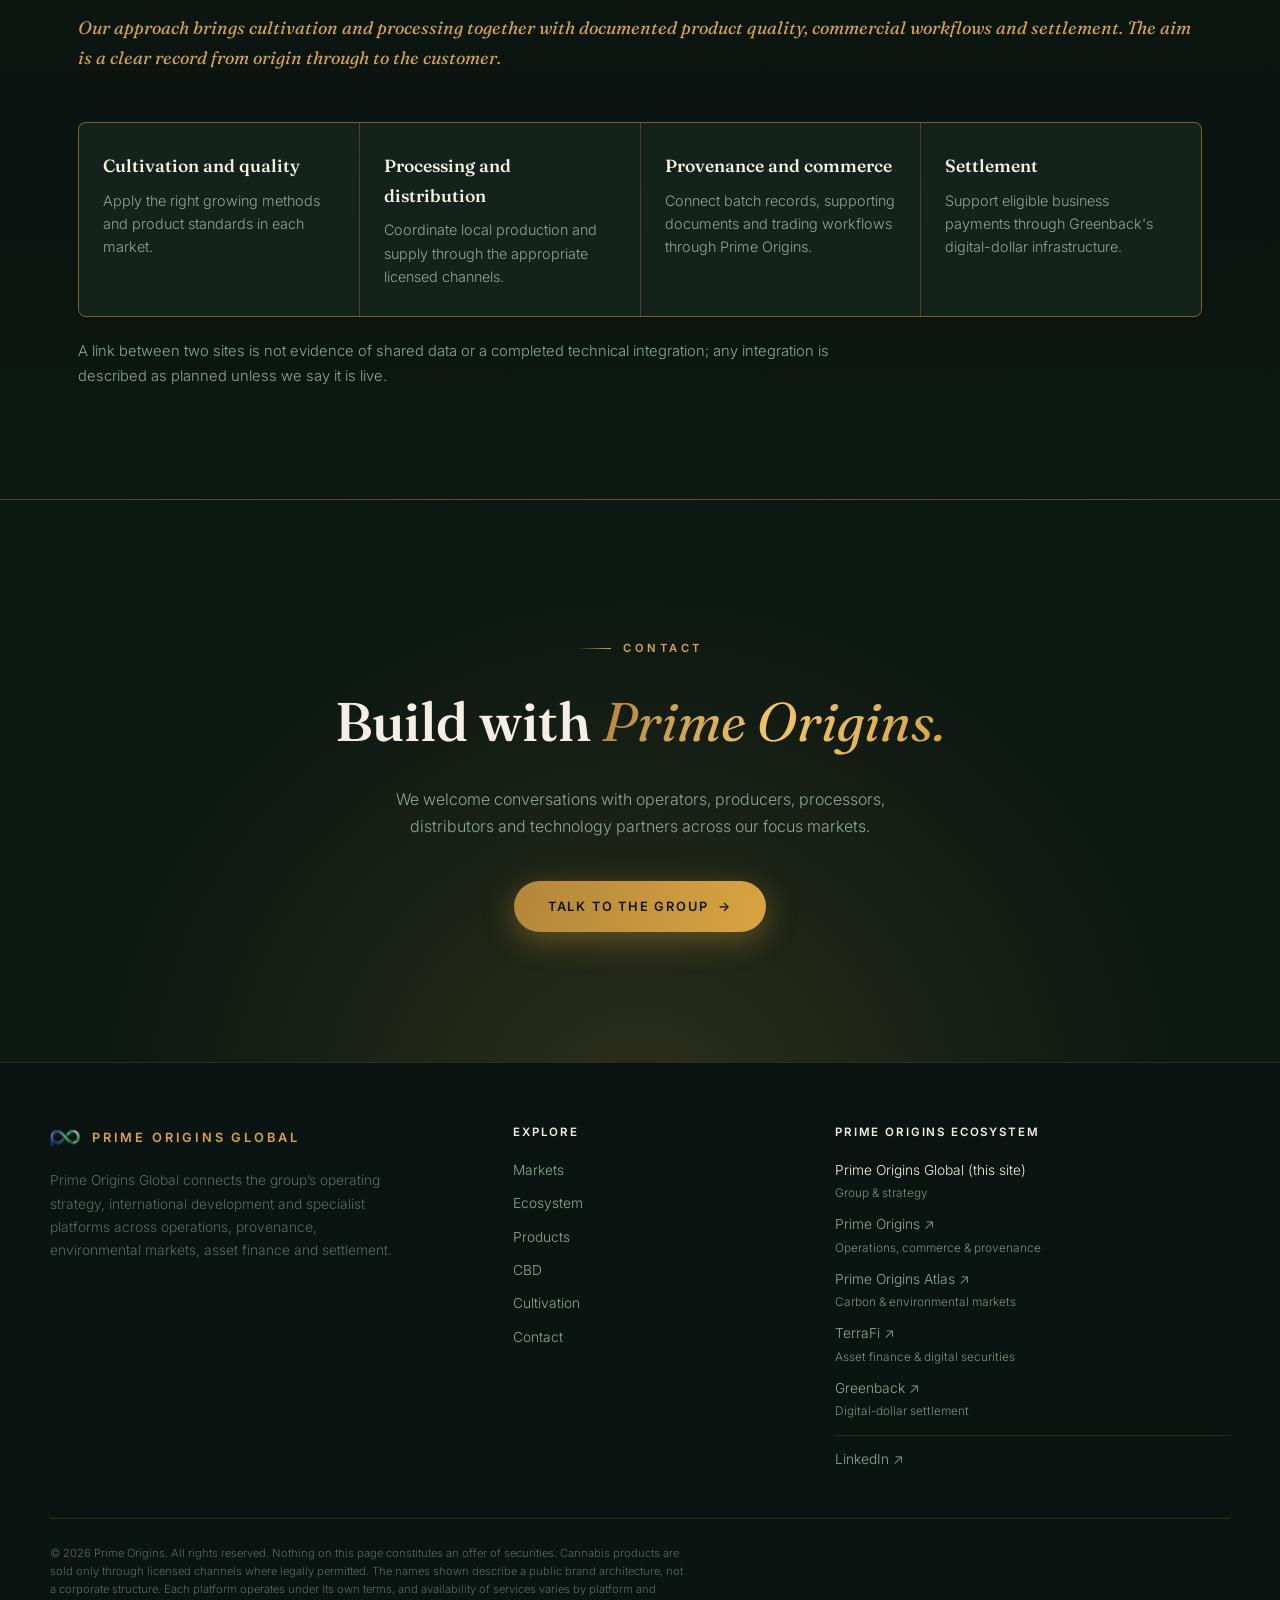
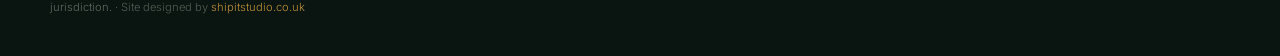
<file: ecosystem.html>
<!DOCTYPE html>
<html lang="en">
<head>
<meta charset="UTF-8">
<meta name="viewport" content="width=device-width, initial-scale=1.0">
<title>The Ecosystem — Prime Origins, Atlas, TerraFi &amp; Greenback | Prime Origins Global</title>
<meta name="description" content="One group, distinct roles, connected purpose: Prime Origins for operations, commerce and provenance, Atlas for carbon and environmental markets, TerraFi for asset finance and digital securities, and Greenback for digital-dollar settlement.">
<link rel="canonical" href="https://www.primeoriginsglobal.org/ecosystem.html">
<meta property="og:type" content="website">
<meta property="og:site_name" content="Prime Origins Global">
<meta property="og:title" content="The Prime Origins Ecosystem">
<meta property="og:description" content="Four specialist platforms with distinct roles: operations and provenance, carbon and environmental markets, asset finance, and digital-dollar settlement.">
<meta property="og:url" content="https://www.primeoriginsglobal.org/ecosystem.html">
<meta property="og:image" content="https://www.primeoriginsglobal.org/assets/img/logo.png">
<meta name="twitter:card" content="summary_large_image">
<meta name="twitter:site" content="@primeorigins_">
<meta name="twitter:title" content="The Prime Origins Ecosystem">
<meta name="twitter:description" content="Four specialist platforms with distinct roles: operations and provenance, carbon and environmental markets, asset finance, and digital-dollar settlement.">
<meta name="twitter:image" content="https://www.primeoriginsglobal.org/assets/img/logo.png">
<link rel="icon" href="/favicon.svg" type="image/svg+xml">
<link rel="preconnect" href="https://fonts.googleapis.com">
<link rel="preconnect" href="https://fonts.gstatic.com" crossorigin>
<link href="https://fonts.googleapis.com/css2?family=Fraunces:ital,opsz,wght@0,9..144,300..900;1,9..144,300..900&family=Inter:wght@300;400;500;600;700&display=swap" rel="stylesheet">
<link rel="stylesheet" href="assets/site.css">
<link rel="stylesheet" href="assets/ecosystem.css">
</head>
<body>
<a class="skip" href="#eco">Skip to content</a>
<div class="progress" id="progress" aria-hidden="true"></div>

<header id="hdr">
  <nav class="nav">
    <a class="logo" href="/"><img src="/assets/img/logo.png" alt="Prime Origins" width="32" height="32" decoding="async"><span>PRIME ORIGINS <span class="global">GLOBAL</span></span></a>
    <div class="nav-links" id="navLinks">
      <a href="/#markets">Markets</a>
      <a href="ecosystem.html" class="active">Ecosystem</a>
      <a href="/#products">Products</a>
      <a href="/cbd.html">CBD</a>
      <a href="cultivation.html">Cultivation</a>
      <a href="/#team">Team</a>
      <a class="nav-cta" href="/#partner">Partner</a>
    </div>
    <button class="menu-btn" id="menuBtn" aria-label="Open menu" aria-expanded="false" aria-controls="navLinks"><svg width="24" height="24" viewBox="0 0 24 24" fill="none" stroke="currentColor" stroke-width="2" stroke-linecap="round" aria-hidden="true"><path d="M3 6h18M3 12h18M3 18h18"/></svg></button>
  </nav>
</header>

<div class="phero">
  <div class="hero-bg"><img src="assets/img/bud-macro2.jpg" alt="Macro of frosted cannabis resin" fetchpriority="high"></div>
  <div class="wrap">
    <span class="crumb"><a href="/">Home</a> / Ecosystem</span>
    <h1>One group. Distinct roles. <span class="gold-em">Connected purpose.</span></h1>
    <p>Prime Origins Global brings together the operating strategy and the specialist platforms that support it. Here is what each one does, with a link to each live site.</p>
  </div>
</div>

<section id="eco">
  <div class="wrap">

    <div class="eco-umbrella rv">
      <span class="etag">Group &amp; strategy</span>
      <h3>Prime Origins Global <span class="here">You are here</span></h3>
      <p>The group website: operating strategy, international development and the umbrella for four platforms with distinct functions.</p>
      <a class="btn ghost" href="/#markets" style="margin-top:12px">Explore our markets <span class="arr" aria-hidden="true">&rarr;</span></a>
    </div>

    <div class="eco-list">

      <!-- Prime Origins -->
      <article class="eco-card rv">
        <div class="eco-visual">
          <div class="browser">
            <div class="bbar"><i></i><i></i><i></i><span class="burl">primeorigins.org</span></div>
            <div class="bscreen">
              <div class="bmark">Prime Origins</div>
              <div class="bline m"></div><div class="bline s"></div>
              <div class="bchips"><span>Workflows</span><span>Wholesale orders</span><span>Product records</span></div>
            </div>
          </div>
        </div>
        <div class="eco-body">
          <span class="etag">Operations, commerce and provenance</span>
          <h3>Prime Origins</h3>
          <a class="eurl" href="https://primeorigins.org/" target="_blank" rel="noopener noreferrer">primeorigins.org ↗<span class="sr-only"> (opens in a new tab)</span></a>
          <p>The operating platform for cultivation and processing workflows, inventory, wholesale orders and product records.</p>
          <ul>
            <li>Organises batch records, supporting documents and trading workflows</li>
            <li>Inventory and wholesale ordering for supply partners</li>
            <li>Stands on its own: it does not require carbon credits or a security token</li>
          </ul>
          <a class="btn primary" href="https://primeorigins.org/" target="_blank" rel="noopener noreferrer">Explore Prime Origins <span class="arr" aria-hidden="true">&rarr;</span><span class="sr-only"> (opens in a new tab)</span></a>
        </div>
      </article>

      <!-- Atlas -->
      <article class="eco-card rev rv">
        <div class="eco-visual">
          <div class="browser">
            <div class="bbar"><i></i><i></i><i></i><span class="burl">primeoriginsatlas.org</span></div>
            <div class="bscreen">
              <div class="bmark">Atlas</div>
              <div class="bline m"></div><div class="bline s"></div>
              <div class="bchips"><span>Carbon credits</span><span>Verification status</span><span>Retirement</span></div>
            </div>
          </div>
        </div>
        <div class="eco-body">
          <span class="etag">Carbon and environmental markets</span>
          <h3>Prime Origins Atlas</h3>
          <a class="eurl" href="https://primeoriginsatlas.org/" target="_blank" rel="noopener noreferrer">primeoriginsatlas.org ↗<span class="sr-only"> (opens in a new tab)</span></a>
          <p>A carbon-credit marketplace connecting buyers with projects, transparent documentation and clearly stated verification status, with registry retirement available where applicable.</p>
          <ul>
            <li>Each listing states its verification status</li>
            <li>Registry-issued and developer self-verified projects are labelled differently</li>
            <li>Listings come from third-party projects; they are not group production</li>
          </ul>
          <a class="btn primary" href="https://primeoriginsatlas.org/" target="_blank" rel="noopener noreferrer">Explore Atlas <span class="arr" aria-hidden="true">&rarr;</span><span class="sr-only"> (opens in a new tab)</span></a>
        </div>
      </article>

      <!-- TerraFi -->
      <article class="eco-card rv">
        <div class="eco-visual">
          <div class="browser">
            <div class="bbar"><i></i><i></i><i></i><span class="burl">terrafi.me</span></div>
            <div class="bscreen">
              <div class="bmark">TerraFi</div>
              <div class="bline m"></div><div class="bline s"></div>
              <div class="bchips"><span>Asset finance</span><span>Digital securities</span></div>
            </div>
          </div>
        </div>
        <div class="eco-body">
          <span class="etag">Asset finance and digital securities</span>
          <h3>TerraFi</h3>
          <a class="eurl" href="https://terrafi.me/" target="_blank" rel="noopener noreferrer">terrafi.me ↗<span class="sr-only"> (opens in a new tab)</span></a>
          <p>The group's developing platform for asset finance and digital securities, with each product subject to its own structure, documentation and approvals.</p>
          <ul>
            <li>A distinct asset-finance role alongside the operating platform</li>
            <li>Still developing — not a live service</li>
          </ul>
          <a class="btn primary" href="https://terrafi.me/" target="_blank" rel="noopener noreferrer">Explore TerraFi <span class="arr" aria-hidden="true">&rarr;</span><span class="sr-only"> (opens in a new tab)</span></a>
        </div>
      </article>

      <!-- Greenback -->
      <article class="eco-card rev rv">
        <div class="eco-visual">
          <div class="browser">
            <div class="bbar"><i></i><i></i><i></i><span class="burl">gnbk.app</span></div>
            <div class="bscreen">
              <div class="bmark">Greenback</div>
              <div class="bline m"></div><div class="bline s"></div>
              <div class="bchips"><span>Digital dollars</span><span>Settlement</span></div>
            </div>
          </div>
        </div>
        <div class="eco-body">
          <span class="etag">Digital-dollar settlement</span>
          <h3>Greenback</h3>
          <a class="eurl" href="https://gnbk.app/" target="_blank" rel="noopener noreferrer">gnbk.app ↗<span class="sr-only"> (opens in a new tab)</span></a>
          <p>The group's payments platform for supported business settlement using digital dollars. Available routes and service terms are provided by Greenback.</p>
          <ul>
            <li>Supported business settlement only</li>
            <li>Routes and service terms are set by Greenback</li>
          </ul>
          <a class="btn primary" href="https://gnbk.app/" target="_blank" rel="noopener noreferrer">Explore Greenback <span class="arr" aria-hidden="true">&rarr;</span><span class="sr-only"> (opens in a new tab)</span></a>
        </div>
      </article>

    </div>
  </div>
</section>

<section id="connect" class="alt" style="padding-top:90px">
  <div class="wrap">
    <span class="label rv">The operating approach</span>
    <h2 class="rv">Connect the operation. <span class="gold-em">Keep the record.</span></h2>
    <p class="sub rv">Our approach brings cultivation and processing together with documented product quality, commercial workflows and settlement. The aim is a clear record from origin through to the customer.</p>
    <div class="func-grid rv">
      <div class="func"><h3>Cultivation and quality</h3><p>Apply the right growing methods and product standards in each market.</p></div>
      <div class="func"><h3>Processing and distribution</h3><p>Coordinate local production and supply through the appropriate licensed channels.</p></div>
      <div class="func"><h3>Provenance and commerce</h3><p>Connect batch records, supporting documents and trading workflows through Prime Origins.</p></div>
      <div class="func"><h3>Settlement</h3><p>Support eligible business payments through Greenback's digital-dollar infrastructure.</p></div>
    </div>
    <p class="conn-note rv">A link between two sites is not evidence of shared data or a completed technical integration; any integration is described as planned unless we say it is live.</p>
  </div>
</section>

<div class="cta">
  <span class="label center rv">Contact</span>
  <h2 class="rv">Build with <em>Prime Origins.</em></h2>
  <p class="rv d1">We welcome conversations with operators, producers, processors, distributors and technology partners across our focus markets.</p>
  <a class="btn primary rv d2" href="/#partner">Talk to the group <span class="arr" aria-hidden="true">&rarr;</span></a>
</div>

<button class="totop" id="totop" aria-label="Back to top"><svg width="20" height="20" viewBox="0 0 24 24" fill="none" stroke="currentColor" stroke-width="2.2" stroke-linecap="round" stroke-linejoin="round" aria-hidden="true"><path d="M12 19V5M5 12l7-7 7 7"/></svg></button>

<footer>
  <div class="foot-top">
    <div><div class="fbrand"><img src="/assets/img/logo.png" alt="Prime Origins"><span>PRIME ORIGINS GLOBAL</span></div><p class="fblurb">Prime Origins Global connects the group’s operating strategy, international development and specialist platforms across operations, provenance, environmental markets, asset finance and settlement.</p></div>
    <div class="fcol"><h5>Explore</h5><a href="/#markets">Markets</a><a href="/#ecosystem">Ecosystem</a><a href="/#products">Products</a><a href="/cbd.html">CBD</a><a href="cultivation.html">Cultivation</a><a href="/#partner">Contact</a></div>
    <div class="fcol">
      <h5>Prime Origins ecosystem</h5>
      <a href="https://www.primeoriginsglobal.org/" aria-current="page">Prime Origins Global (this site)<span class="frole">Group &amp; strategy</span></a>
      <a href="https://primeorigins.org/" target="_blank" rel="noopener noreferrer">Prime Origins ↗<span class="frole">Operations, commerce &amp; provenance</span></a>
      <a href="https://primeoriginsatlas.org/" target="_blank" rel="noopener noreferrer">Prime Origins Atlas ↗<span class="frole">Carbon &amp; environmental markets</span></a>
      <a href="https://terrafi.me/" target="_blank" rel="noopener noreferrer">TerraFi ↗<span class="frole">Asset finance &amp; digital securities</span></a>
      <a href="https://gnbk.app/" target="_blank" rel="noopener noreferrer">Greenback ↗<span class="frole">Digital-dollar settlement</span></a>
      <a class="fsocial" href="https://www.linkedin.com/company/primeorigins" target="_blank" rel="noopener noreferrer">LinkedIn ↗</a>
    </div>
  </div>
  <div class="foot-base"><p>© 2026 Prime Origins. All rights reserved. Nothing on this page constitutes an offer of securities. Cannabis products are sold only through licensed channels where legally permitted. <span data-eco-note>The names shown describe a public brand architecture, not a corporate structure. Each platform operates under its own terms, and availability of services varies by platform and jurisdiction. </span><span style="opacity:.85">· Site designed by <a href="https://shipitstudio.co.uk" target="_blank" rel="noopener">shipitstudio.co.uk</a></span></p></div>
</footer>

<script src="assets/site.js"></script>
</body>
</html>
</file>
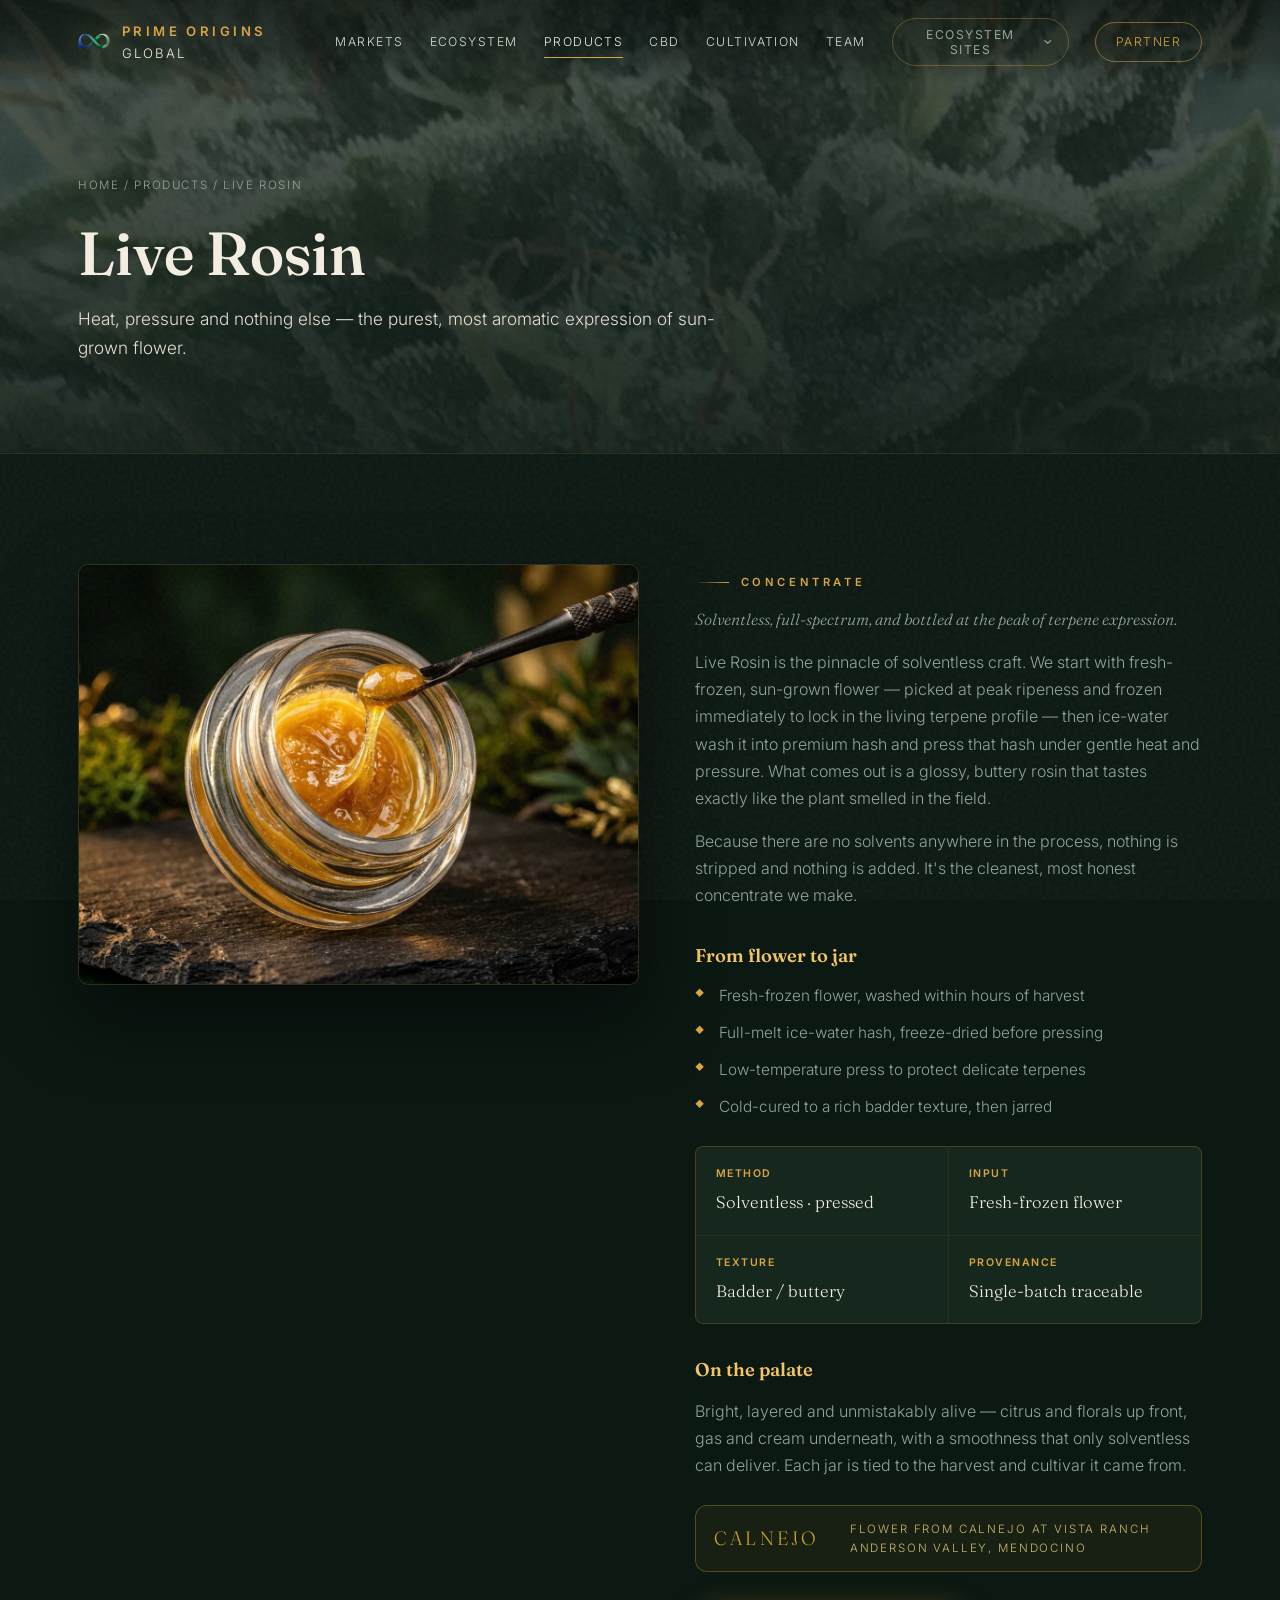
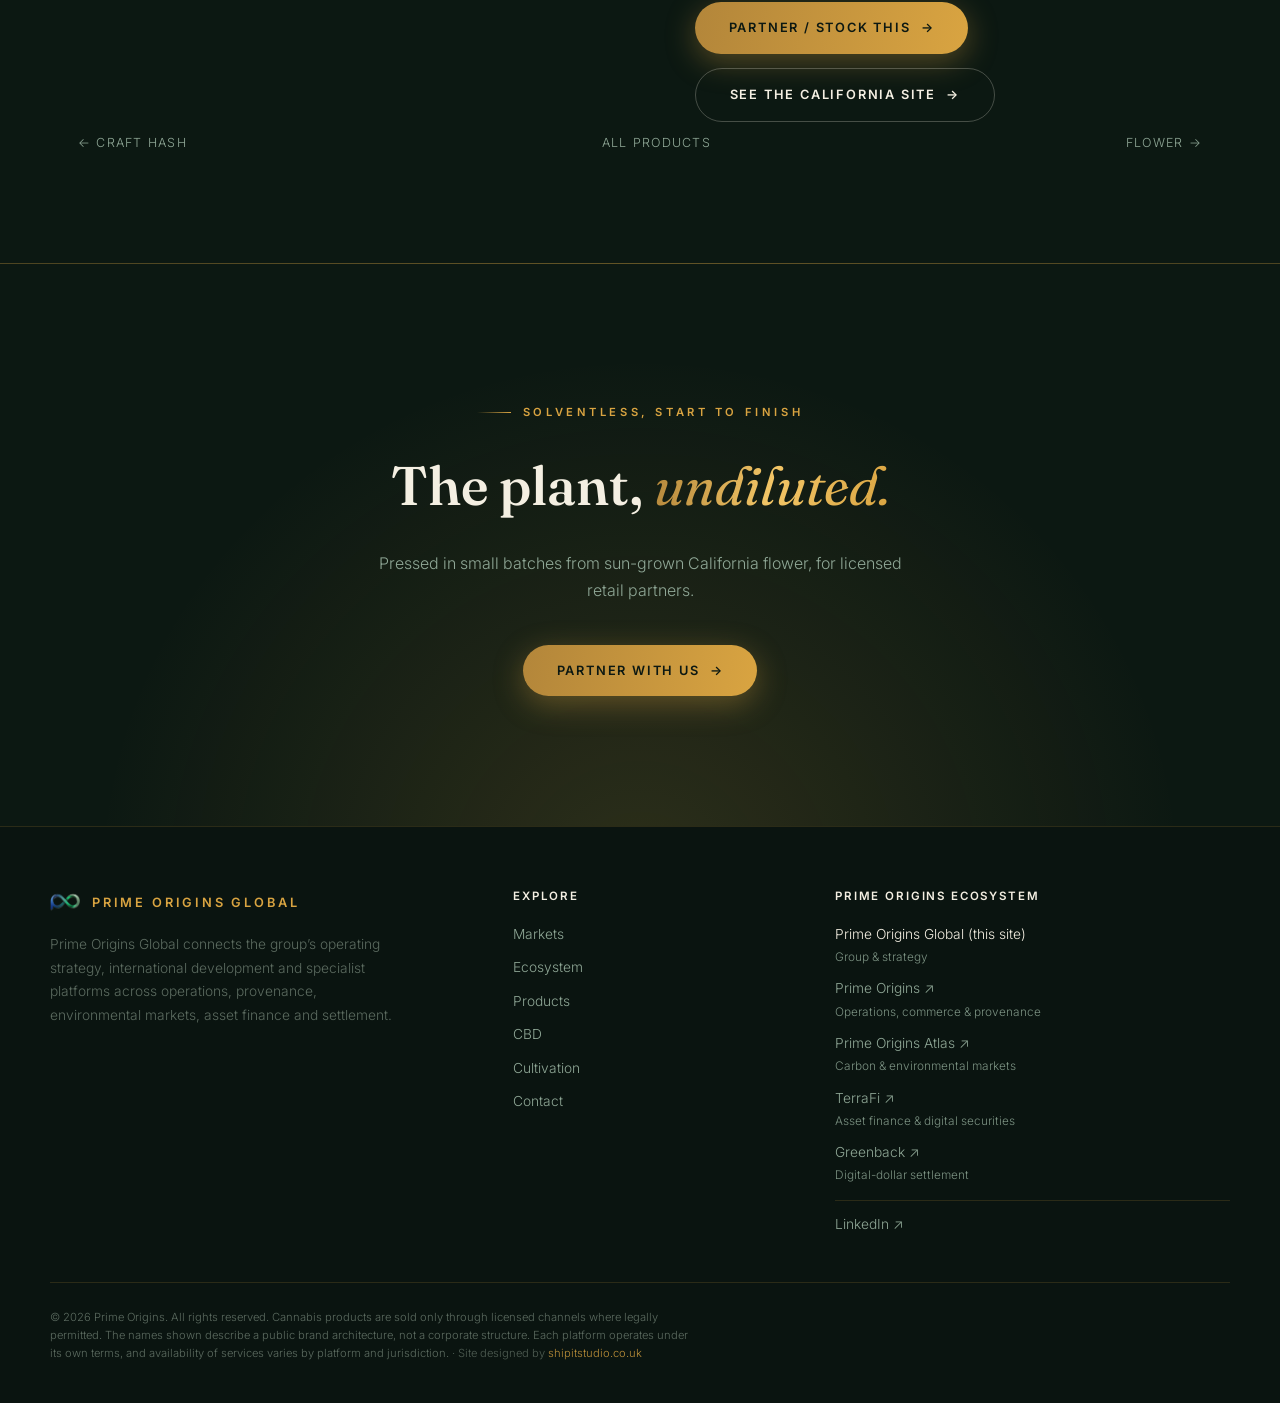
<file: live-rosin.html>
<!DOCTYPE html>
<html lang="en">
<head>
<meta charset="UTF-8">
<meta name="viewport" content="width=device-width, initial-scale=1.0">
<title>Live Rosin — Solventless Pressed Rosin | Prime Origins Global</title>
<meta name="description" content="Prime Origins Live Rosin — solventless rosin pressed from fresh-frozen, sun-grown flower. Heat, pressure and nothing else: the purest expression of the plant.">
<link rel="canonical" href="https://www.primeoriginsglobal.org/live-rosin.html">
<meta property="og:title" content="Live Rosin | Prime Origins Global">
<meta property="og:description" content="Solventless rosin pressed from fresh-frozen sun-grown flower — the purest expression of the plant.">
<meta property="og:image" content="https://www.primeoriginsglobal.org/assets/img/product-live-rosin.jpg">
<meta property="og:type" content="website">
<meta property="og:site_name" content="Prime Origins Global">
<meta property="og:url" content="https://www.primeoriginsglobal.org/live-rosin.html">
<meta name="twitter:card" content="summary_large_image">
<meta name="twitter:site" content="@primeorigins_">
<meta name="twitter:title" content="Live Rosin | Prime Origins Global">
<meta name="twitter:description" content="Solventless rosin pressed from fresh-frozen sun-grown flower — the purest expression of the plant.">
<meta name="twitter:image" content="https://www.primeoriginsglobal.org/assets/img/product-live-rosin.jpg">
<link rel="icon" href="/favicon.svg" type="image/svg+xml">
<link rel="preconnect" href="https://fonts.googleapis.com">
<link rel="preconnect" href="https://fonts.gstatic.com" crossorigin>
<link href="https://fonts.googleapis.com/css2?family=Fraunces:ital,opsz,wght@0,9..144,300..900;1,9..144,300..900&family=Inter:wght@300;400;500;600;700&display=swap" rel="stylesheet">
<link rel="stylesheet" href="assets/site.css">
<link rel="stylesheet" href="assets/ecosystem.css">
</head>
<body>
<a class="skip" href="#main">Skip to content</a>
<div class="progress" id="progress" aria-hidden="true"></div>

<header id="hdr">
  <nav class="nav">
    <a class="logo" href="/"><img src="/assets/img/logo.png" alt="Prime Origins" width="32" height="32" decoding="async"><span>PRIME ORIGINS <span class="global">GLOBAL</span></span></a>
    <div class="nav-links" id="navLinks">
      <a href="/#markets">Markets</a>
      <a href="/#ecosystem">Ecosystem</a>
      <a href="/#products" class="active">Products</a>
      <a href="/cbd.html">CBD</a>
      <a href="cultivation.html">Cultivation</a>
      <a href="/#team">Team</a>
      <a class="nav-cta" href="/#partner">Partner</a>
    </div>
    <button class="menu-btn" id="menuBtn" aria-label="Open menu" aria-expanded="false" aria-controls="navLinks"><svg width="24" height="24" viewBox="0 0 24 24" fill="none" stroke="currentColor" stroke-width="2" stroke-linecap="round" aria-hidden="true"><path d="M3 6h18M3 12h18M3 18h18"/></svg></button>
  </nav>
</header>

<div class="phero">
  <div class="hero-bg"><img src="assets/img/bud-macro3.jpg" alt="Sunlit frosty cannabis bud with amber hairs" fetchpriority="high"></div>
  <div class="wrap">
    <span class="crumb"><a href="/">Home</a> / <a href="/#products">Products</a> / Live Rosin</span>
    <h1>Live Rosin</h1>
    <p>Heat, pressure and nothing else — the purest, most aromatic expression of sun-grown flower.</p>
  </div>
</div>

<section id="main">
  <div class="wrap">
    <div class="pd">
      <div class="pd-media rv"><img src="assets/img/product-live-rosin.jpg" alt="Golden-amber solventless live rosin in a glass jar with a dab tool"></div>
      <div class="pd-body rv d1">
        <span class="label">Concentrate</span>
        <p class="pd-tagline">Solventless, full-spectrum, and bottled at the peak of terpene expression.</p>
        <p>Live Rosin is the pinnacle of solventless craft. We start with fresh-frozen, sun-grown flower — picked at peak ripeness and frozen immediately to lock in the living terpene profile — then ice-water wash it into premium hash and press that hash under gentle heat and pressure. What comes out is a glossy, buttery rosin that tastes exactly like the plant smelled in the field.</p>
        <p>Because there are no solvents anywhere in the process, nothing is stripped and nothing is added. It's the cleanest, most honest concentrate we make.</p>

        <h3>From flower to jar</h3>
        <ul class="pd-notes">
          <li>Fresh-frozen flower, washed within hours of harvest</li>
          <li>Full-melt ice-water hash, freeze-dried before pressing</li>
          <li>Low-temperature press to protect delicate terpenes</li>
          <li>Cold-cured to a rich badder texture, then jarred</li>
        </ul>

        <div class="pd-specs">
          <div class="sp"><div class="k">Method</div><div class="v">Solventless · pressed</div></div>
          <div class="sp"><div class="k">Input</div><div class="v">Fresh-frozen flower</div></div>
          <div class="sp"><div class="k">Texture</div><div class="v">Badder / buttery</div></div>
          <div class="sp"><div class="k">Provenance</div><div class="v">Single-batch traceable</div></div>
        </div>

        <h3>On the palate</h3>
        <p>Bright, layered and unmistakably alive — citrus and florals up front, gas and cream underneath, with a smoothness that only solventless can deliver. Each jar is tied to the harvest and cultivar it came from.</p>

        <a href="cultivation.html" style="display:flex;align-items:center;gap:16px;margin:26px 0 4px;padding:14px 18px;border:1px solid rgba(201,162,39,.35);border-radius:12px;text-decoration:none;background:rgba(201,162,39,.06)">
          <svg viewBox="0 0 450 80" aria-hidden="true" style="display:block;width:120px;height:auto;flex:none"><text x="0" y="64" font-family="Fraunces, Georgia, serif" font-size="72" letter-spacing="12" fill="#C9A227">CALNEJO</text></svg>
          <span style="font-size:.72rem;letter-spacing:.16em;text-transform:uppercase;color:#cbb96a;line-height:1.6">Flower from Calnejo at Vista Ranch<br>Anderson Valley, Mendocino</span>
        </a>

        <div class="pd-cta">
          <a class="btn primary" href="/#partner">Partner / stock this <span class="arr" aria-hidden="true">&rarr;</span></a>
          <a class="btn ghost" href="cultivation.html">See the California site <span class="arr" aria-hidden="true">&rarr;</span></a>
        </div>
      </div>
    </div>

    <div class="prod-nav">
      <a href="craft-hash.html">&larr; Craft Hash</a>
      <a href="/#products">All products</a>
      <a href="appellation-flower.html">Flower &rarr;</a>
    </div>
  </div>
</section>

<div class="cta">
  <span class="label center rv">Solventless, start to finish</span>
  <h2 class="rv">The plant, <em>undiluted.</em></h2>
  <p class="rv d1">Pressed in small batches from sun-grown California flower, for licensed retail partners.</p>
  <a class="btn primary rv d2" href="/#partner">Partner With Us <span class="arr" aria-hidden="true">&rarr;</span></a>
</div>

<button class="totop" id="totop" aria-label="Back to top"><svg width="20" height="20" viewBox="0 0 24 24" fill="none" stroke="currentColor" stroke-width="2.2" stroke-linecap="round" stroke-linejoin="round" aria-hidden="true"><path d="M12 19V5M5 12l7-7 7 7"/></svg></button>

<footer>
  <div class="foot-top">
    <div>
      <div class="fbrand"><img src="/assets/img/logo.png" alt="Prime Origins"><span>PRIME ORIGINS GLOBAL</span></div>
      <p class="fblurb">Prime Origins Global connects the group’s operating strategy, international development and specialist platforms across operations, provenance, environmental markets, asset finance and settlement.</p>
    </div>
    <div class="fcol"><h5>Explore</h5><a href="/#markets">Markets</a><a href="/#ecosystem">Ecosystem</a><a href="/#products">Products</a><a href="/cbd.html">CBD</a><a href="cultivation.html">Cultivation</a><a href="/#partner">Contact</a></div>
    <div class="fcol"><h5>Prime Origins ecosystem</h5><a href="https://www.primeoriginsglobal.org/" aria-current="page">Prime Origins Global (this site)<span class="frole">Group &amp; strategy</span></a><a href="https://primeorigins.org/" target="_blank" rel="noopener noreferrer">Prime Origins ↗<span class="frole">Operations, commerce &amp; provenance</span></a><a href="https://primeoriginsatlas.org/" target="_blank" rel="noopener noreferrer">Prime Origins Atlas ↗<span class="frole">Carbon &amp; environmental markets</span></a><a href="https://terrafi.me/" target="_blank" rel="noopener noreferrer">TerraFi ↗<span class="frole">Asset finance &amp; digital securities</span></a><a href="https://gnbk.app/" target="_blank" rel="noopener noreferrer">Greenback ↗<span class="frole">Digital-dollar settlement</span></a><a class="fsocial" href="https://www.linkedin.com/company/primeorigins" target="_blank" rel="noopener noreferrer">LinkedIn ↗</a></div>
  </div>
  <div class="foot-base"><p>© 2026 Prime Origins. All rights reserved. Cannabis products are sold only through licensed channels where legally permitted. <span data-eco-note>The names shown describe a public brand architecture, not a corporate structure. Each platform operates under its own terms, and availability of services varies by platform and jurisdiction. </span><span style="opacity:.85">· Site designed by <a href="https://shipitstudio.co.uk" target="_blank" rel="noopener">shipitstudio.co.uk</a></span></p></div>
</footer>

<script src="assets/site.js"></script>
<script src="/assets/ecosystem.js" defer></script>
</body>
</html>
</file>
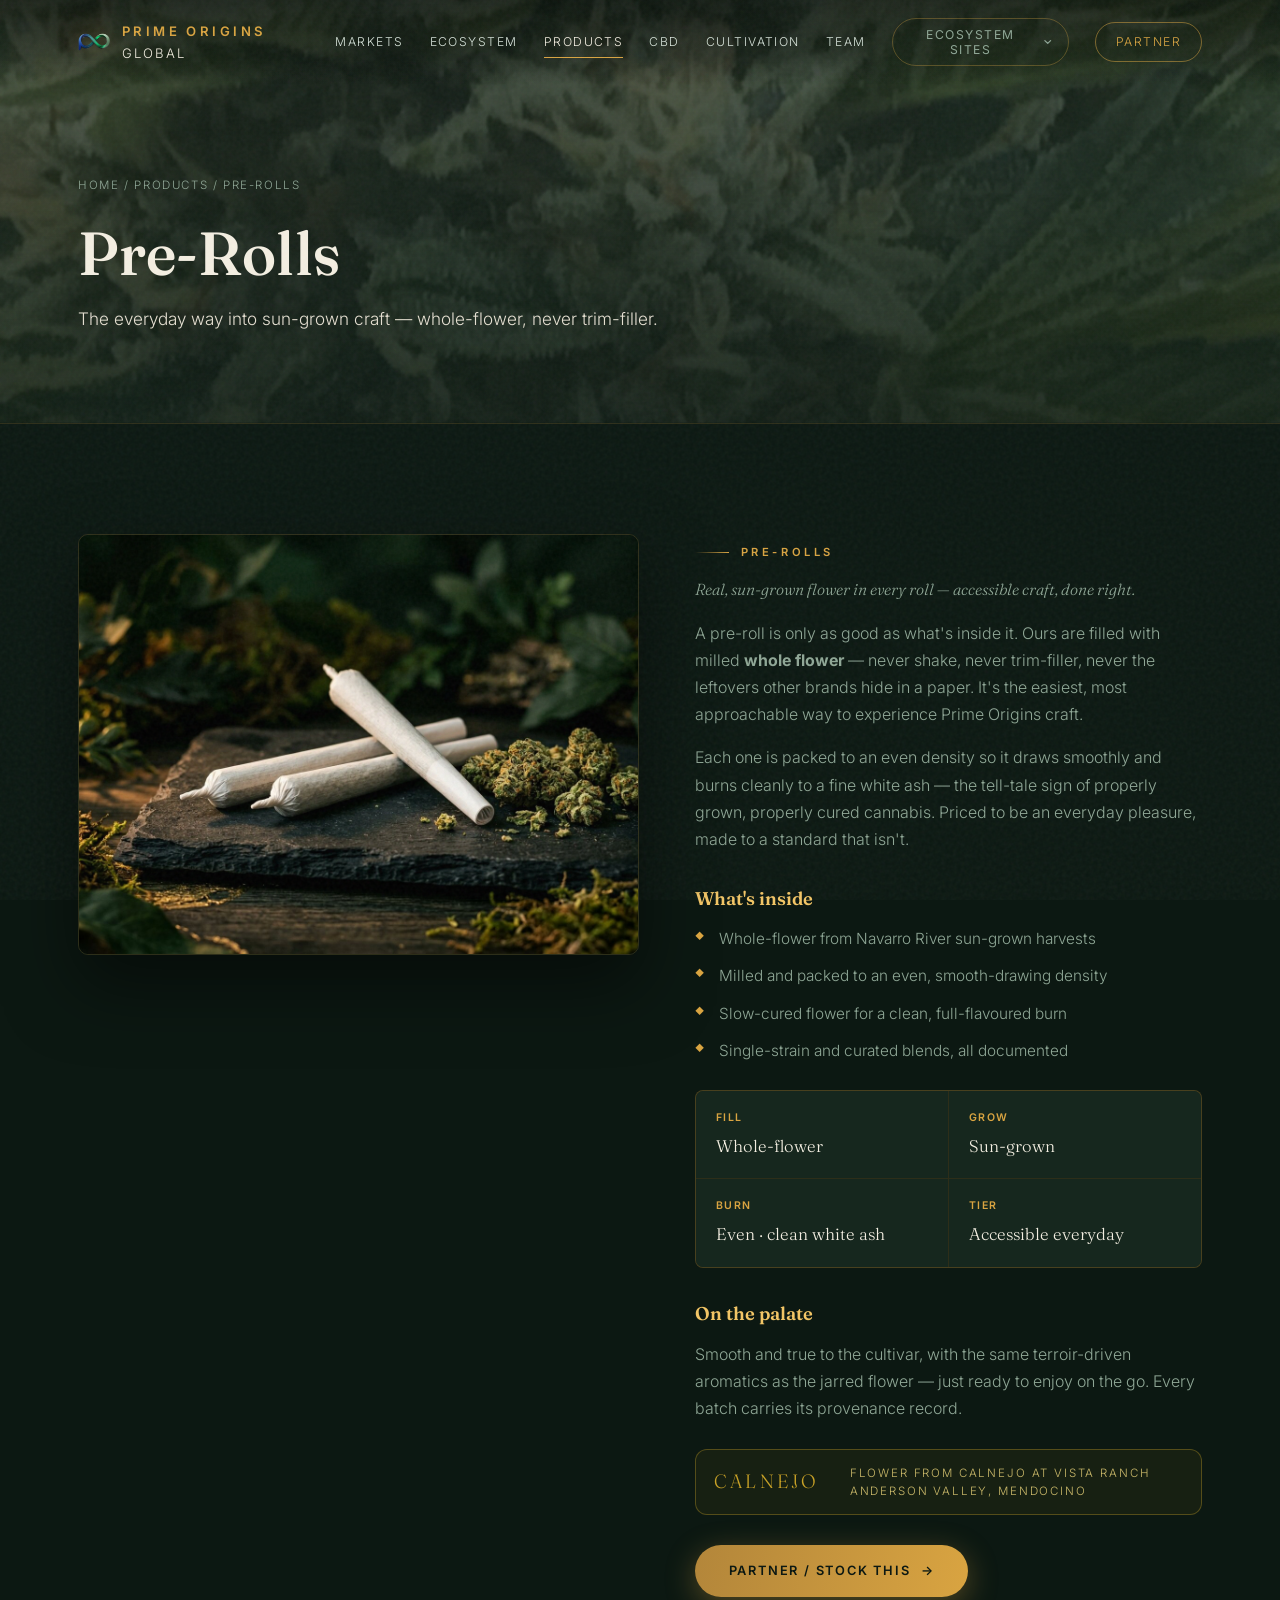
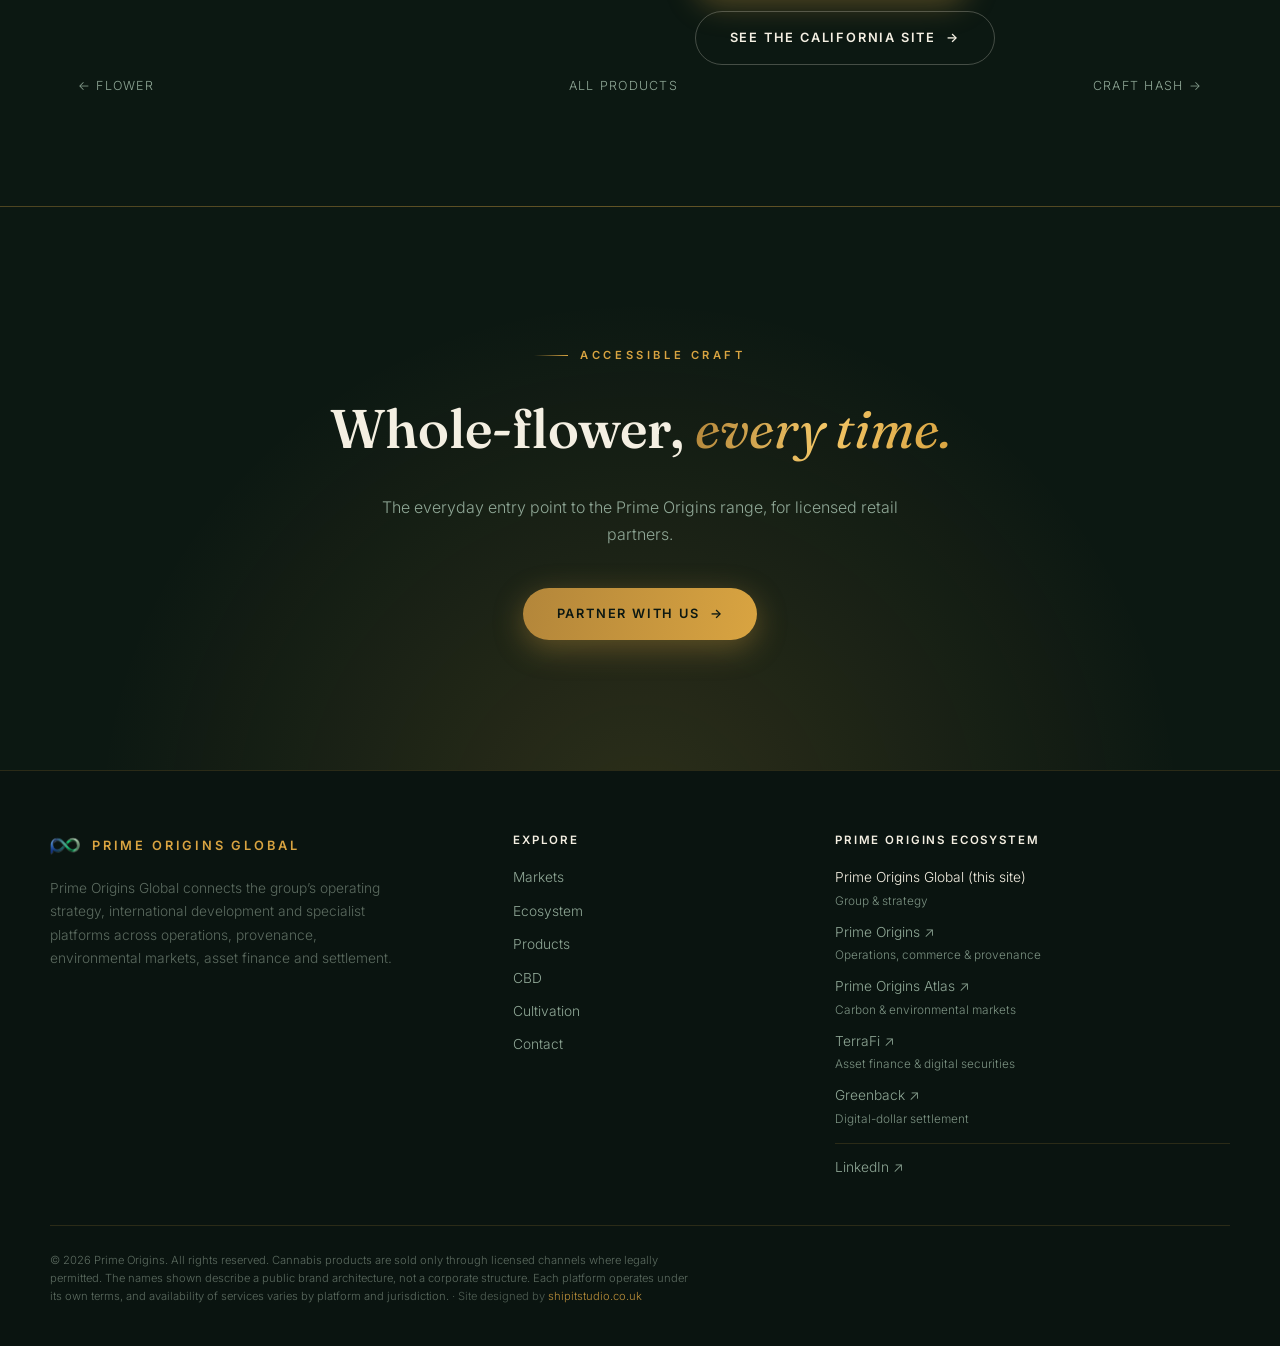
<file: pre-rolls.html>
<!DOCTYPE html>
<html lang="en">
<head>
<meta charset="UTF-8">
<meta name="viewport" content="width=device-width, initial-scale=1.0">
<title>Pre-Rolls — Sun-Grown, Whole-Flower | Prime Origins Global</title>
<meta name="description" content="Prime Origins Pre-Rolls — whole-flower, sun-grown Navarro River cannabis at an accessible price. Never trim-filler: real flower, even-burning, fully documented.">
<link rel="canonical" href="https://www.primeoriginsglobal.org/pre-rolls.html">
<meta property="og:title" content="Pre-Rolls | Prime Origins Global">
<meta property="og:description" content="Whole-flower, sun-grown pre-rolls at an accessible price — never trim-filler.">
<meta property="og:image" content="https://www.primeoriginsglobal.org/assets/img/product-pre-rolls.jpg">
<meta property="og:type" content="website">
<meta property="og:site_name" content="Prime Origins Global">
<meta property="og:url" content="https://www.primeoriginsglobal.org/pre-rolls.html">
<meta name="twitter:card" content="summary_large_image">
<meta name="twitter:site" content="@primeorigins_">
<meta name="twitter:title" content="Pre-Rolls | Prime Origins Global">
<meta name="twitter:description" content="Whole-flower, sun-grown pre-rolls at an accessible price — never trim-filler.">
<meta name="twitter:image" content="https://www.primeoriginsglobal.org/assets/img/product-pre-rolls.jpg">
<link rel="icon" href="/favicon.svg" type="image/svg+xml">
<link rel="preconnect" href="https://fonts.googleapis.com">
<link rel="preconnect" href="https://fonts.gstatic.com" crossorigin>
<link href="https://fonts.googleapis.com/css2?family=Fraunces:ital,opsz,wght@0,9..144,300..900;1,9..144,300..900&family=Inter:wght@300;400;500;600;700&display=swap" rel="stylesheet">
<link rel="stylesheet" href="assets/site.css">
<link rel="stylesheet" href="assets/ecosystem.css">
</head>
<body>
<a class="skip" href="#main">Skip to content</a>
<div class="progress" id="progress" aria-hidden="true"></div>

<header id="hdr">
  <nav class="nav">
    <a class="logo" href="/"><img src="/assets/img/logo.png" alt="Prime Origins" width="32" height="32" decoding="async"><span>PRIME ORIGINS <span class="global">GLOBAL</span></span></a>
    <div class="nav-links" id="navLinks">
      <a href="/#markets">Markets</a>
      <a href="/#ecosystem">Ecosystem</a>
      <a href="/#products" class="active">Products</a>
      <a href="/cbd.html">CBD</a>
      <a href="cultivation.html">Cultivation</a>
      <a href="/#team">Team</a>
      <a class="nav-cta" href="/#partner">Partner</a>
    </div>
    <button class="menu-btn" id="menuBtn" aria-label="Open menu" aria-expanded="false" aria-controls="navLinks"><svg width="24" height="24" viewBox="0 0 24 24" fill="none" stroke="currentColor" stroke-width="2" stroke-linecap="round" aria-hidden="true"><path d="M3 6h18M3 12h18M3 18h18"/></svg></button>
  </nav>
</header>

<div class="phero">
  <div class="hero-bg"><img src="assets/img/farm-cola-sky.jpg" alt="Sun-grown cannabis cola against blue sky" fetchpriority="high"></div>
  <div class="wrap">
    <span class="crumb"><a href="/">Home</a> / <a href="/#products">Products</a> / Pre-Rolls</span>
    <h1>Pre-Rolls</h1>
    <p>The everyday way into sun-grown craft — whole-flower, never trim-filler.</p>
  </div>
</div>

<section id="main">
  <div class="wrap">
    <div class="pd">
      <div class="pd-media rv"><img src="assets/img/product-pre-rolls.jpg" alt="Sun-grown whole-flower cannabis pre-roll joints beside fresh flower"></div>
      <div class="pd-body rv d1">
        <span class="label">Pre-Rolls</span>
        <p class="pd-tagline">Real, sun-grown flower in every roll — accessible craft, done right.</p>
        <p>A pre-roll is only as good as what's inside it. Ours are filled with milled <b>whole flower</b> — never shake, never trim-filler, never the leftovers other brands hide in a paper. It's the easiest, most approachable way to experience Prime Origins craft.</p>
        <p>Each one is packed to an even density so it draws smoothly and burns cleanly to a fine white ash — the tell-tale sign of properly grown, properly cured cannabis. Priced to be an everyday pleasure, made to a standard that isn't.</p>

        <h3>What's inside</h3>
        <ul class="pd-notes">
          <li>Whole-flower from Navarro River sun-grown harvests</li>
          <li>Milled and packed to an even, smooth-drawing density</li>
          <li>Slow-cured flower for a clean, full-flavoured burn</li>
          <li>Single-strain and curated blends, all documented</li>
        </ul>

        <div class="pd-specs">
          <div class="sp"><div class="k">Fill</div><div class="v">Whole-flower</div></div>
          <div class="sp"><div class="k">Grow</div><div class="v">Sun-grown</div></div>
          <div class="sp"><div class="k">Burn</div><div class="v">Even · clean white ash</div></div>
          <div class="sp"><div class="k">Tier</div><div class="v">Accessible everyday</div></div>
        </div>

        <h3>On the palate</h3>
        <p>Smooth and true to the cultivar, with the same terroir-driven aromatics as the jarred flower — just ready to enjoy on the go. Every batch carries its provenance record.</p>

        <a href="cultivation.html" style="display:flex;align-items:center;gap:16px;margin:26px 0 4px;padding:14px 18px;border:1px solid rgba(201,162,39,.35);border-radius:12px;text-decoration:none;background:rgba(201,162,39,.06)">
          <svg viewBox="0 0 450 80" aria-hidden="true" style="display:block;width:120px;height:auto;flex:none"><text x="0" y="64" font-family="Fraunces, Georgia, serif" font-size="72" letter-spacing="12" fill="#C9A227">CALNEJO</text></svg>
          <span style="font-size:.72rem;letter-spacing:.16em;text-transform:uppercase;color:#cbb96a;line-height:1.6">Flower from Calnejo at Vista Ranch<br>Anderson Valley, Mendocino</span>
        </a>

        <div class="pd-cta">
          <a class="btn primary" href="/#partner">Partner / stock this <span class="arr" aria-hidden="true">&rarr;</span></a>
          <a class="btn ghost" href="cultivation.html">See the California site <span class="arr" aria-hidden="true">&rarr;</span></a>
        </div>
      </div>
    </div>

    <div class="prod-nav">
      <a href="appellation-flower.html">&larr; Flower</a>
      <a href="/#products">All products</a>
      <a href="craft-hash.html">Craft Hash &rarr;</a>
    </div>
  </div>
</section>

<div class="cta">
  <span class="label center rv">Accessible craft</span>
  <h2 class="rv">Whole-flower, <em>every time.</em></h2>
  <p class="rv d1">The everyday entry point to the Prime Origins range, for licensed retail partners.</p>
  <a class="btn primary rv d2" href="/#partner">Partner With Us <span class="arr" aria-hidden="true">&rarr;</span></a>
</div>

<button class="totop" id="totop" aria-label="Back to top"><svg width="20" height="20" viewBox="0 0 24 24" fill="none" stroke="currentColor" stroke-width="2.2" stroke-linecap="round" stroke-linejoin="round" aria-hidden="true"><path d="M12 19V5M5 12l7-7 7 7"/></svg></button>

<footer>
  <div class="foot-top">
    <div>
      <div class="fbrand"><img src="/assets/img/logo.png" alt="Prime Origins"><span>PRIME ORIGINS GLOBAL</span></div>
      <p class="fblurb">Prime Origins Global connects the group’s operating strategy, international development and specialist platforms across operations, provenance, environmental markets, asset finance and settlement.</p>
    </div>
    <div class="fcol"><h5>Explore</h5><a href="/#markets">Markets</a><a href="/#ecosystem">Ecosystem</a><a href="/#products">Products</a><a href="/cbd.html">CBD</a><a href="cultivation.html">Cultivation</a><a href="/#partner">Contact</a></div>
    <div class="fcol"><h5>Prime Origins ecosystem</h5><a href="https://www.primeoriginsglobal.org/" aria-current="page">Prime Origins Global (this site)<span class="frole">Group &amp; strategy</span></a><a href="https://primeorigins.org/" target="_blank" rel="noopener noreferrer">Prime Origins ↗<span class="frole">Operations, commerce &amp; provenance</span></a><a href="https://primeoriginsatlas.org/" target="_blank" rel="noopener noreferrer">Prime Origins Atlas ↗<span class="frole">Carbon &amp; environmental markets</span></a><a href="https://terrafi.me/" target="_blank" rel="noopener noreferrer">TerraFi ↗<span class="frole">Asset finance &amp; digital securities</span></a><a href="https://gnbk.app/" target="_blank" rel="noopener noreferrer">Greenback ↗<span class="frole">Digital-dollar settlement</span></a><a class="fsocial" href="https://www.linkedin.com/company/primeorigins" target="_blank" rel="noopener noreferrer">LinkedIn ↗</a></div>
  </div>
  <div class="foot-base"><p>© 2026 Prime Origins. All rights reserved. Cannabis products are sold only through licensed channels where legally permitted. <span data-eco-note>The names shown describe a public brand architecture, not a corporate structure. Each platform operates under its own terms, and availability of services varies by platform and jurisdiction. </span><span style="opacity:.85">· Site designed by <a href="https://shipitstudio.co.uk" target="_blank" rel="noopener">shipitstudio.co.uk</a></span></p></div>
</footer>

<script src="assets/site.js"></script>
<script src="/assets/ecosystem.js" defer></script>
</body>
</html>
</file>
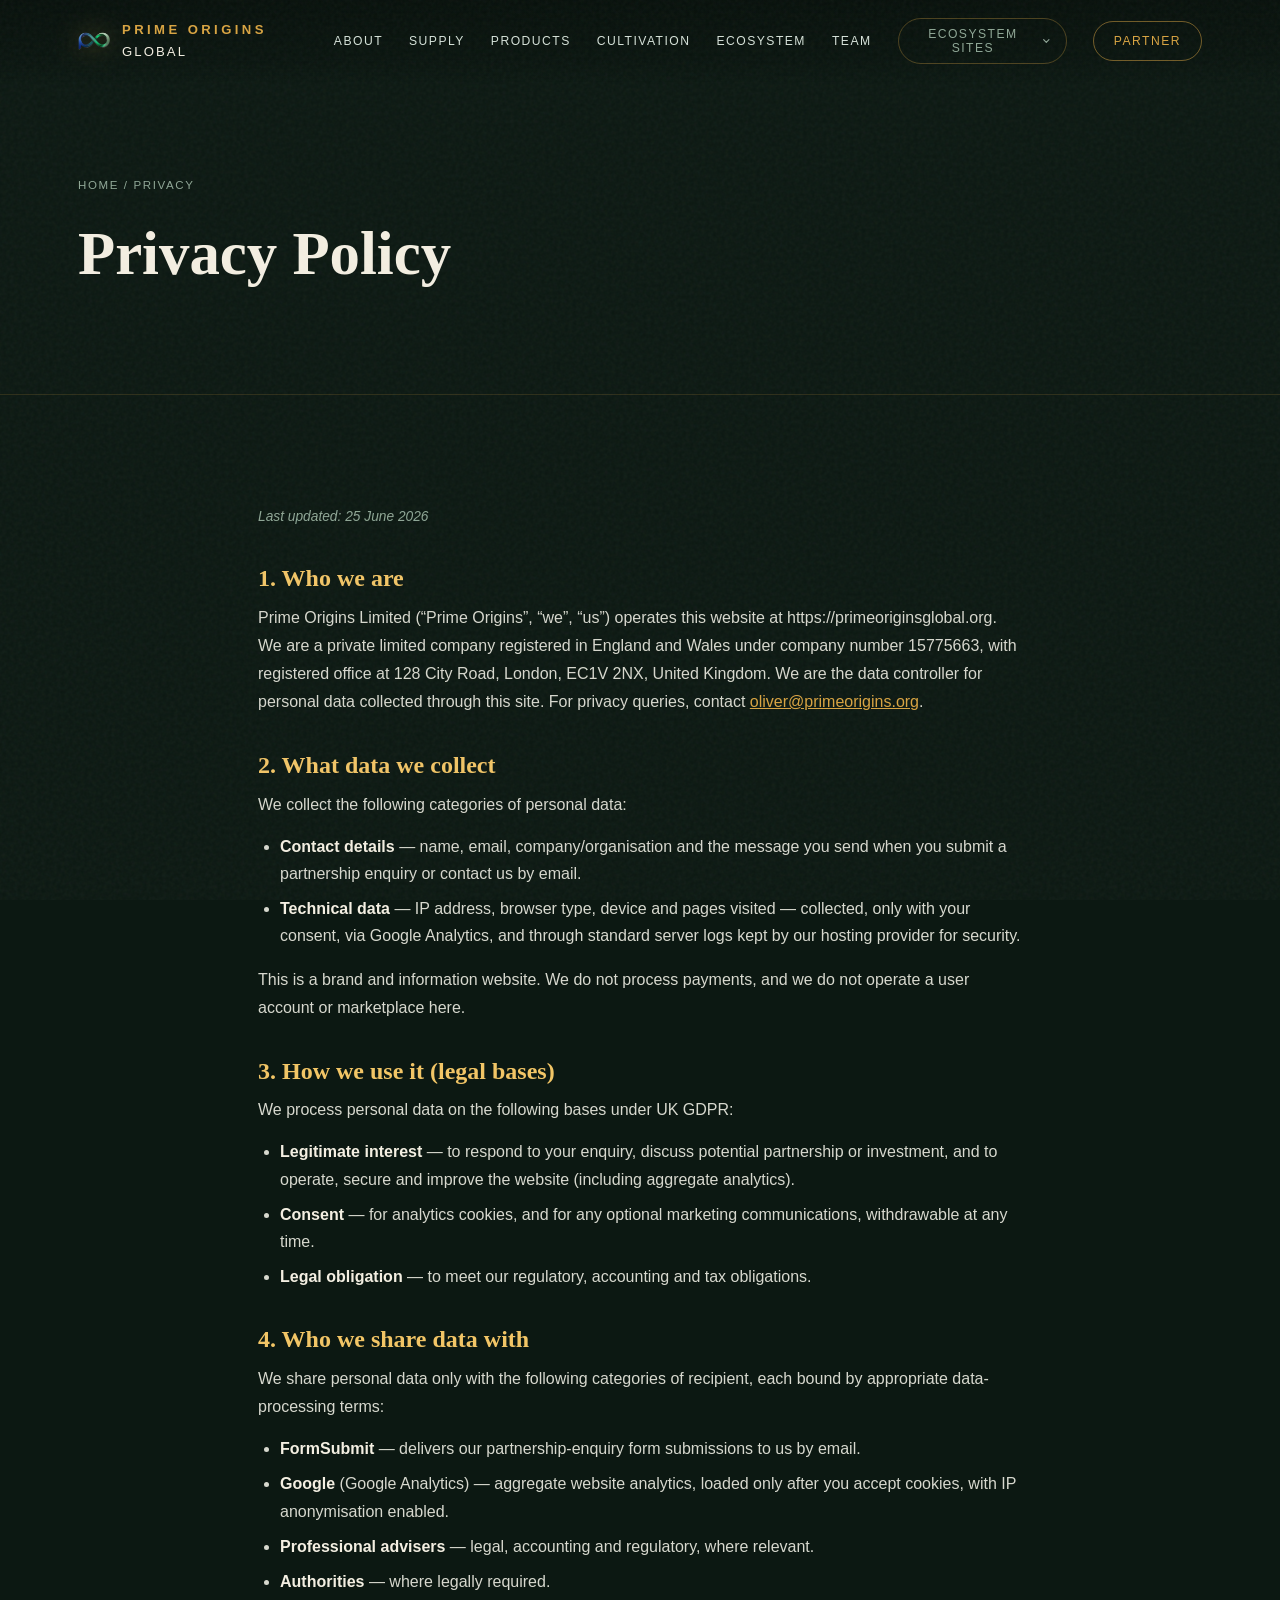
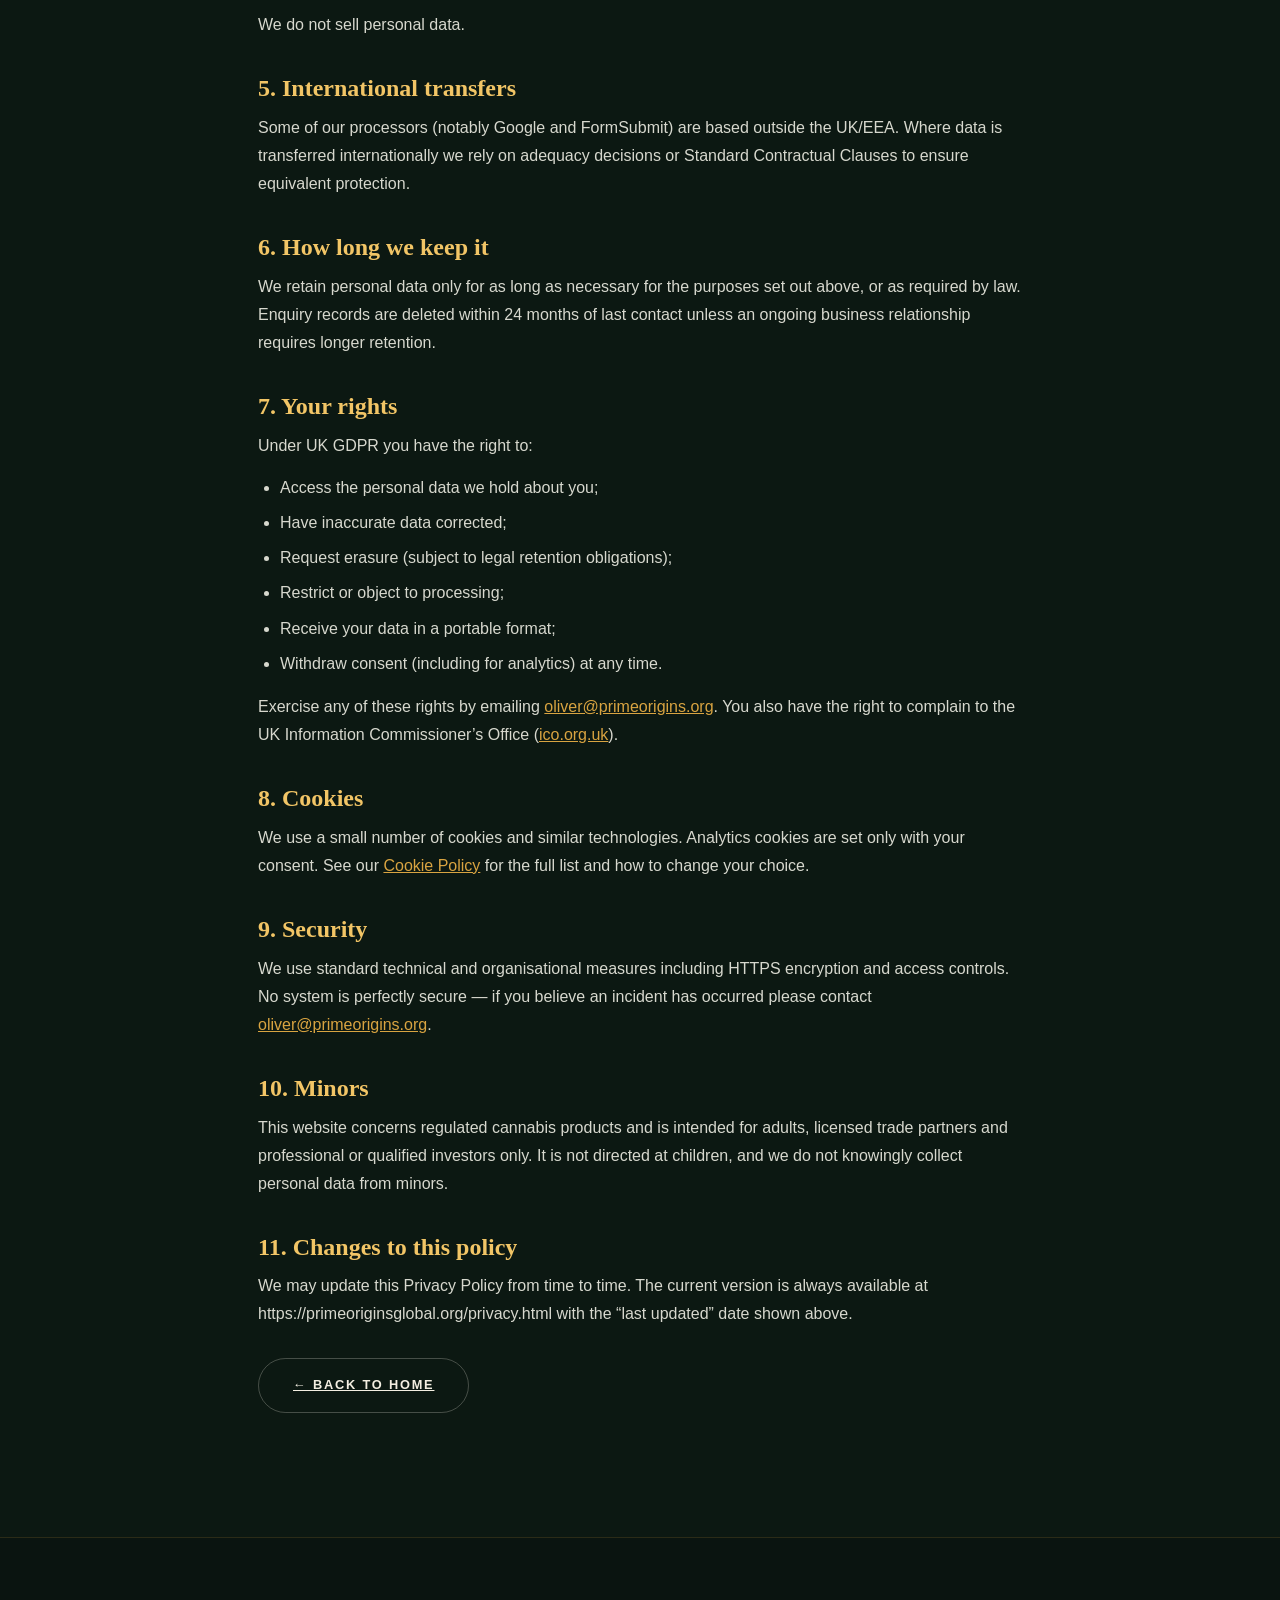
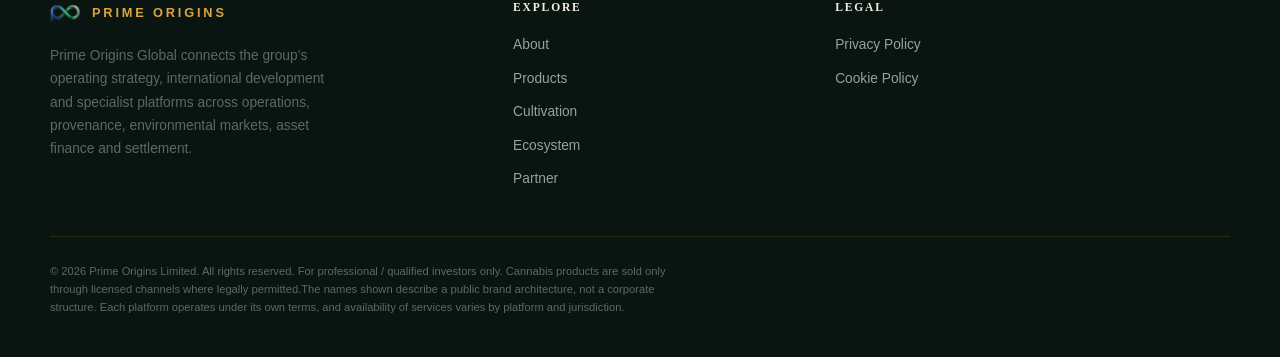
<file: privacy.html>
<!DOCTYPE html>
<html lang="en">
<head>
<meta charset="UTF-8">
<meta name="viewport" content="width=device-width, initial-scale=1.0">
<title>Privacy Policy | Prime Origins Global</title>
<meta name="description" content="How Prime Origins Limited collects, uses and protects personal data through primeoriginsglobal.org, in line with UK GDPR.">
<link rel="canonical" href="https://primeoriginsglobal.org/privacy.html">
<meta name="robots" content="index, follow">
<meta property="og:type" content="website">
<meta property="og:site_name" content="Prime Origins">
<meta property="og:title" content="Privacy Policy | Prime Origins">
<meta property="og:description" content="How Prime Origins Limited collects, uses and protects personal data, in line with UK GDPR.">
<meta property="og:url" content="https://primeoriginsglobal.org/privacy.html">
<link rel="preconnect" href="https://fonts.googleapis.com">
<link rel="preconnect" href="https://fonts.gstatic.com" crossorigin>
<link rel="icon" type="image/png" href="https://www.primeoriginsatlas.org/logo.png">
<link rel="stylesheet" href="assets/site.css">
<noscript><style>/* noscript-reveal */.rv{opacity:1!important;transform:none!important}</style></noscript>
<style>
.legal{max-width:820px;margin:0 auto;padding:0 28px}
.legal .updated{color:var(--mute);font-size:.86rem;font-style:italic;margin-bottom:30px}
.legal h2{font-size:1.5rem;margin:36px 0 12px;color:var(--gold-bright)}
.legal p{color:#D7D8CE;font-size:1rem;line-height:1.75;margin-bottom:14px}
.legal ul{margin:0 0 16px 22px;color:#D7D8CE}
.legal li{margin-bottom:8px;line-height:1.7}
.legal a{color:var(--gold);text-decoration:underline}
.legal b,.legal strong{color:var(--cream)}
.legal table{width:100%;border-collapse:collapse;margin:8px 0 16px;font-size:.92rem}
.legal th,.legal td{border:1px solid var(--line2);padding:10px 12px;text-align:left;color:#D7D8CE}
.legal th{color:var(--gold);font-weight:600}
.legal code{font-family:monospace;font-size:.85rem;color:var(--cream)}
</style>
</head>
<body>
<a class="skip" href="#main">Skip to content</a>
<div class="progress" id="progress" aria-hidden="true"></div>

<header id="hdr">
  <nav class="nav">
    <a class="logo" href="index.html"><img src="https://www.primeoriginsatlas.org/logo.png" alt="Prime Origins" width="32" height="32" decoding="async"><span>PRIME ORIGINS <span class="global">GLOBAL</span></span></a>
    <div class="nav-links" id="navLinks">
      <a href="index.html#about">About</a>
      <a href="index.html#supply">Supply</a>
      <a href="index.html#products">Products</a>
      <a href="cultivation.html">Cultivation</a>
      <a href="ecosystem.html">Ecosystem</a>
      <a href="index.html#team">Team</a>
      <a class="nav-cta" href="index.html#partner">Partner</a>
    </div>
    <button class="menu-btn" id="menuBtn" aria-label="Open menu" aria-expanded="false" aria-controls="navLinks"><svg width="24" height="24" viewBox="0 0 24 24" fill="none" stroke="currentColor" stroke-width="2" stroke-linecap="round" aria-hidden="true"><path d="M3 6h18M3 12h18M3 18h18"/></svg></button>
  </nav>
</header>

<div class="phero">
  <div class="wrap">
    <span class="crumb"><a href="index.html">Home</a> / Privacy</span>
    <h1>Privacy Policy</h1>
  </div>
</div>

<section id="main">
  <div class="legal">
    <p class="updated">Last updated: 25 June 2026</p>

    <h2>1. Who we are</h2>
    <p>Prime Origins Limited (&ldquo;Prime Origins&rdquo;, &ldquo;we&rdquo;, &ldquo;us&rdquo;) operates this website at https://primeoriginsglobal.org. We are a private limited company registered in England and Wales under company number 15775663, with registered office at 128 City Road, London, EC1V 2NX, United Kingdom. We are the data controller for personal data collected through this site. For privacy queries, contact <a href="mailto:oliver@primeorigins.org">oliver@primeorigins.org</a>.</p>

    <h2>2. What data we collect</h2>
    <p>We collect the following categories of personal data:</p>
    <ul>
      <li><strong>Contact details</strong> &mdash; name, email, company/organisation and the message you send when you submit a partnership enquiry or contact us by email.</li>
      <li><strong>Technical data</strong> &mdash; IP address, browser type, device and pages visited &mdash; collected, only with your consent, via Google Analytics, and through standard server logs kept by our hosting provider for security.</li>
    </ul>
    <p>This is a brand and information website. We do not process payments, and we do not operate a user account or marketplace here.</p>

    <h2>3. How we use it (legal bases)</h2>
    <p>We process personal data on the following bases under UK GDPR:</p>
    <ul>
      <li><strong>Legitimate interest</strong> &mdash; to respond to your enquiry, discuss potential partnership or investment, and to operate, secure and improve the website (including aggregate analytics).</li>
      <li><strong>Consent</strong> &mdash; for analytics cookies, and for any optional marketing communications, withdrawable at any time.</li>
      <li><strong>Legal obligation</strong> &mdash; to meet our regulatory, accounting and tax obligations.</li>
    </ul>

    <h2>4. Who we share data with</h2>
    <p>We share personal data only with the following categories of recipient, each bound by appropriate data-processing terms:</p>
    <ul>
      <li><strong>FormSubmit</strong> &mdash; delivers our partnership-enquiry form submissions to us by email.</li>
      <li><strong>Google</strong> (Google Analytics) &mdash; aggregate website analytics, loaded only after you accept cookies, with IP anonymisation enabled.</li>
      <li><strong>Professional advisers</strong> &mdash; legal, accounting and regulatory, where relevant.</li>
      <li><strong>Authorities</strong> &mdash; where legally required.</li>
    </ul>
    <p>We do not sell personal data.</p>

    <h2>5. International transfers</h2>
    <p>Some of our processors (notably Google and FormSubmit) are based outside the UK/EEA. Where data is transferred internationally we rely on adequacy decisions or Standard Contractual Clauses to ensure equivalent protection.</p>

    <h2>6. How long we keep it</h2>
    <p>We retain personal data only for as long as necessary for the purposes set out above, or as required by law. Enquiry records are deleted within 24 months of last contact unless an ongoing business relationship requires longer retention.</p>

    <h2>7. Your rights</h2>
    <p>Under UK GDPR you have the right to:</p>
    <ul>
      <li>Access the personal data we hold about you;</li>
      <li>Have inaccurate data corrected;</li>
      <li>Request erasure (subject to legal retention obligations);</li>
      <li>Restrict or object to processing;</li>
      <li>Receive your data in a portable format;</li>
      <li>Withdraw consent (including for analytics) at any time.</li>
    </ul>
    <p>Exercise any of these rights by emailing <a href="mailto:oliver@primeorigins.org">oliver@primeorigins.org</a>. You also have the right to complain to the UK Information Commissioner&rsquo;s Office (<a href="https://ico.org.uk" target="_blank" rel="noopener">ico.org.uk</a>).</p>

    <h2>8. Cookies</h2>
    <p>We use a small number of cookies and similar technologies. Analytics cookies are set only with your consent. See our <a href="cookies.html">Cookie Policy</a> for the full list and how to change your choice.</p>

    <h2>9. Security</h2>
    <p>We use standard technical and organisational measures including HTTPS encryption and access controls. No system is perfectly secure &mdash; if you believe an incident has occurred please contact <a href="mailto:oliver@primeorigins.org">oliver@primeorigins.org</a>.</p>

    <h2>10. Minors</h2>
    <p>This website concerns regulated cannabis products and is intended for adults, licensed trade partners and professional or qualified investors only. It is not directed at children, and we do not knowingly collect personal data from minors.</p>

    <h2>11. Changes to this policy</h2>
    <p>We may update this Privacy Policy from time to time. The current version is always available at https://primeoriginsglobal.org/privacy.html with the &ldquo;last updated&rdquo; date shown above.</p>

    <p style="margin-top:30px"><a class="btn ghost" href="index.html">&larr; Back to home</a></p>
  </div>
</section>

<footer>
  <div class="foot-top">
    <div><div class="fbrand"><img src="https://www.primeoriginsatlas.org/logo.png" alt="Prime Origins"><span>PRIME ORIGINS</span></div><p class="fblurb">A premium cannabis brand with two origins of supply — appellation-certified California cannabis and authentic Moroccan hash, every batch sold with verifiable provenance.</p></div>
    <div class="fcol"><h5>Explore</h5><a href="index.html#about">About</a><a href="index.html#products">Products</a><a href="cultivation.html">Cultivation</a><a href="ecosystem.html">Ecosystem</a><a href="index.html#partner">Partner</a></div>
    <div class="fcol"><h5>Legal</h5><a href="privacy.html">Privacy Policy</a><a href="cookies.html">Cookie Policy</a></div>
  </div>
  <div class="foot-base"><p>© 2026 Prime Origins Limited. All rights reserved. For professional / qualified investors only. Cannabis products are sold only through licensed channels where legally permitted.</p></div>
</footer>

<script src="assets/site.js"></script>
</body>
</html>
</file>
<file: assets/site.css>
/* ============================================================
   PRIME ORIGINS GLOBAL — Shared design system
   Palette: deep forest + warm gold. Type: Fraunces + Inter.
   ============================================================ */
:root{
  --forest:#0C1812; --forest2:#13221A; --panel:#16271E; --panel2:#1C3127;
  --gold:#D9A441; --gold-bright:#F2C566; --cream:#F4EFE2; --mute:#8FA796; --green:#5F9479;
  --line:rgba(217,164,65,.16); --line2:rgba(217,164,65,.32);
  --max:1180px; --ease:cubic-bezier(.2,.6,.2,1);
}
*{margin:0;padding:0;box-sizing:border-box}
html{scroll-behavior:smooth}
body{
  background:var(--forest);color:var(--cream);
  font-family:'Inter',sans-serif;font-weight:300;line-height:1.7;overflow-x:hidden;
}
::selection{background:var(--gold);color:var(--forest)}
h1,h2,h3,h4,.serif{font-family:'Fraunces',Georgia,serif;font-weight:600}
a{color:var(--gold);text-decoration:none}
img{max-width:100%;display:block}
a:focus-visible,button:focus-visible{outline:2px solid var(--gold);outline-offset:3px}
.wrap{max-width:var(--max);margin:0 auto;padding:0 28px}

/* grain overlay */
body::after{
  content:"";position:fixed;inset:0;pointer-events:none;z-index:999;opacity:.05;
  background-image:url("data:image/svg+xml,%3Csvg viewBox='0 0 256 256' xmlns='http://www.w3.org/2000/svg'%3E%3Cfilter id='n'%3E%3CfeTurbulence type='fractalNoise' baseFrequency='0.9' numOctaves='2'/%3E%3C/filter%3E%3Crect width='100%25' height='100%25' filter='url(%23n)'/%3E%3C/svg%3E");
}

.label{
  color:var(--gold);font-size:.7rem;font-weight:600;letter-spacing:.32em;
  text-transform:uppercase;display:inline-flex;align-items:center;gap:12px;
}
.label::before{content:"";width:34px;height:1px;background:linear-gradient(90deg,transparent,var(--gold))}
.label.center{justify-content:center}
.gold-em{font-style:italic;font-weight:400;color:var(--gold)}
.gold-it{font-style:italic;font-weight:400;background:linear-gradient(100deg,#B3863A,#F2C566 45%,#D9A441);-webkit-background-clip:text;background-clip:text;color:transparent}

/* ============ NAV ============ */
header{position:fixed;top:0;left:0;right:0;z-index:100;transition:background .35s,box-shadow .35s;background:linear-gradient(180deg,rgba(6,13,9,.66) 0%,rgba(6,13,9,.34) 68%,transparent 100%)}
header.scrolled,header.menu-open{background:rgba(12,24,18,.92);backdrop-filter:blur(14px);box-shadow:0 1px 0 rgba(217,164,65,.18)}
.nav{display:flex;align-items:center;justify-content:space-between;padding:18px 28px;max-width:var(--max);margin:0 auto;position:relative}
.logo{display:flex;align-items:center;gap:12px;font-weight:600;letter-spacing:.26em;font-size:.82rem;color:var(--gold)}
.logo img{height:32px;width:auto;mix-blend-mode:screen;filter:drop-shadow(0 0 12px rgba(217,164,65,.35))}
.logo .global{color:var(--cream);letter-spacing:.16em;font-weight:300}
.nav-links{display:flex;gap:26px;align-items:center}
.nav-links a{font-size:.76rem;letter-spacing:.12em;text-transform:uppercase;color:#D7E3DA;position:relative;transition:color .25s}
.nav-links a::after{content:"";position:absolute;left:0;bottom:-6px;width:0;height:1px;background:var(--gold);transition:width .3s}
.nav-links a:hover,.nav-links a.active{color:var(--cream)}
.nav-links a:hover::after,.nav-links a.active::after{width:100%}
.nav-cta{border:1px solid rgba(217,164,65,.5);padding:9px 20px;border-radius:100px;color:var(--gold)!important;transition:all .3s}
.nav-cta:hover{background:var(--gold);color:var(--forest)!important;box-shadow:0 0 24px rgba(217,164,65,.4)}
.nav-cta::after{display:none}
.menu-btn{display:none;width:44px;height:44px;align-items:center;justify-content:center;background:none;border:0;color:var(--gold);cursor:pointer}

/* ============ BUTTONS ============ */
.btn{display:inline-flex;align-items:center;gap:10px;padding:15px 34px;border-radius:100px;font-size:.8rem;letter-spacing:.14em;text-transform:uppercase;font-weight:600;transition:all .3s;cursor:pointer;border:0}
.btn.primary{background:linear-gradient(100deg,#B3863A,#D9A441);color:var(--forest);box-shadow:0 8px 30px rgba(217,164,65,.35)}
.btn.primary:hover{transform:translateY(-2px);box-shadow:0 14px 44px rgba(217,164,65,.5)}
.btn.ghost{border:1px solid rgba(244,239,226,.25);color:var(--cream);background:transparent}
.btn.ghost:hover{border-color:var(--gold);color:var(--gold)}
.btn .arr{display:inline-block;transition:transform .3s}
.btn:hover .arr{transform:translateX(4px)}

/* ============ HERO (image) ============ */
.hero{position:relative;min-height:100vh;display:flex;flex-direction:column;justify-content:center;padding:150px 0 90px;overflow:hidden}
.hero-bg{position:absolute;inset:0;z-index:0}
.hero-bg img{width:100%;height:100%;object-fit:cover;object-position:center}
.hero-bg::after{content:"";position:absolute;inset:0;background:linear-gradient(180deg,rgba(12,24,18,.72) 0%,rgba(12,24,18,.55) 40%,rgba(12,24,18,.86) 100%)}
.hero-inner{position:relative;z-index:2}
.hero h1{font-size:clamp(2.6rem,6.4vw,5rem);line-height:1.04;letter-spacing:-.01em;margin:24px 0 26px;font-weight:560}
.hero p.lead{color:#E6E0D2;font-size:1.15rem;max-width:620px;font-weight:300;text-shadow:0 1px 20px rgba(0,0,0,.4)}
.hero-ctas{display:flex;gap:16px;margin-top:40px;flex-wrap:wrap}
.scroll-hint{position:absolute;bottom:30px;left:50%;transform:translateX(-50%);color:var(--mute);font-size:.66rem;letter-spacing:.3em;text-transform:uppercase;z-index:2;animation:bob 2.4s ease-in-out infinite}
@keyframes bob{0%,100%{transform:translate(-50%,0)}50%{transform:translate(-50%,8px)}}
.trust{display:flex;flex-wrap:wrap;gap:10px 26px;margin-top:30px;align-items:center}
.trust .ti{display:inline-flex;align-items:center;gap:9px;color:#CBD8CD;font-size:.72rem;letter-spacing:.08em;text-transform:uppercase;font-weight:500}
.trust .ti svg{color:var(--gold);flex:0 0 auto}

/* page hero (interior, shorter) */
.phero{position:relative;padding:170px 0 90px;overflow:hidden;border-bottom:1px solid var(--line)}
.phero .hero-bg::after{background:linear-gradient(180deg,rgba(12,24,18,.7),rgba(12,24,18,.9))}
.phero h1{font-size:clamp(2.2rem,5vw,3.8rem);line-height:1.06;margin:20px 0 18px;font-weight:560;position:relative;z-index:2}
.phero p{color:#E6E0D2;max-width:640px;font-size:1.08rem;position:relative;z-index:2}
.crumb{position:relative;z-index:2;font-size:.72rem;letter-spacing:.14em;text-transform:uppercase;color:var(--mute);margin-bottom:6px;display:inline-block}
.crumb a{color:var(--mute)}.crumb a:hover{color:var(--gold)}

/* stats */
.stats{display:grid;grid-template-columns:repeat(auto-fit,minmax(190px,1fr));gap:1px;background:rgba(217,164,65,.2);margin-top:64px;border:1px solid rgba(217,164,65,.2)}
.stat{background:rgba(12,24,18,.78);backdrop-filter:blur(6px);padding:28px 22px;position:relative;transition:background .3s}
.stat:hover{background:rgba(28,49,39,.9)}
.stat .v{font-family:'Fraunces',serif;font-size:2.2rem;font-weight:560;color:var(--gold-bright);line-height:1}
.stat .l{font-size:.72rem;color:var(--mute);margin-top:10px;letter-spacing:.08em;text-transform:uppercase}

/* ============ MARQUEE ============ */
.marquee{border-top:1px solid var(--line2);border-bottom:1px solid var(--line2);padding:18px 0;overflow:hidden;background:rgba(217,164,65,.04)}
.marquee-track{display:flex;gap:60px;white-space:nowrap;animation:scroll 32s linear infinite;width:max-content}
.marquee span{font-family:'Fraunces',serif;font-style:italic;font-size:1.02rem;color:var(--mute);display:flex;align-items:center;gap:60px}
.marquee b{color:var(--gold);font-weight:400}
@keyframes scroll{to{transform:translateX(-50%)}}

/* ============ SECTIONS ============ */
section{padding:110px 0;position:relative}
section h2{font-size:clamp(1.9rem,3.6vw,3rem);line-height:1.12;margin:18px 0 14px;font-weight:560}
.sub{font-family:'Fraunces',serif;font-style:italic;color:var(--gold);font-size:1.12rem;margin-bottom:48px;font-weight:400}
.alt{background:linear-gradient(180deg,var(--forest) 0%,#0A1410 50%,var(--forest) 100%)}

/* reveal */
.rv{opacity:0;transform:translateY(34px);transition:opacity .8s var(--ease),transform .8s var(--ease)}
.rv.in{opacity:1;transform:none}
.rv.d1{transition-delay:.1s}.rv.d2{transition-delay:.2s}.rv.d3{transition-delay:.3s}.rv.d4{transition-delay:.4s}

/* cards */
.cards{display:grid;grid-template-columns:repeat(auto-fit,minmax(290px,1fr));gap:20px}
.card{position:relative;background:linear-gradient(160deg,var(--panel),var(--forest2));padding:34px 30px;border:1px solid var(--line);border-radius:6px;transition:transform .35s,border-color .35s,box-shadow .35s;overflow:hidden}
.card::before{content:"";position:absolute;top:0;left:0;width:100%;height:3px;background:linear-gradient(90deg,var(--gold),transparent 70%)}
.card:hover{transform:translateY(-6px);border-color:var(--line2);box-shadow:0 24px 50px rgba(0,0,0,.45)}
.card h3{color:var(--gold-bright);font-size:1.3rem;margin-bottom:12px;font-weight:560}
.card p,.card li{color:var(--mute);font-size:.93rem}
.card .big-num{position:absolute;right:18px;top:6px;font-family:'Fraunces',serif;font-size:5rem;font-weight:600;color:rgba(217,164,65,.07);line-height:1}

/* quote band */
.band{padding:84px 0;text-align:center;position:relative;overflow:hidden}
.band::before{content:"";position:absolute;inset:0;background:radial-gradient(ellipse at center,rgba(217,164,65,.1),transparent 65%)}
.band p{position:relative;font-family:'Fraunces',serif;font-style:italic;font-weight:400;font-size:clamp(1.3rem,2.6vw,1.9rem);max-width:880px;margin:0 auto;line-height:1.5;background:linear-gradient(100deg,#F4EFE2,#F2C566 55%,#F4EFE2);-webkit-background-clip:text;background-clip:text;color:transparent}

/* ============ SPLIT (image + text) ============ */
.split2{display:grid;grid-template-columns:1fr 1fr;gap:54px;align-items:center}
.split2.rev .s2-media{order:-1}
.s2-media{border-radius:8px;overflow:hidden;position:relative;box-shadow:0 30px 70px rgba(0,0,0,.5);border:1px solid var(--line)}
.s2-media img{width:100%;height:100%;object-fit:cover;aspect-ratio:4/3;transition:transform .8s var(--ease)}
.s2-media:hover img{transform:scale(1.05)}
.s2-body h2{margin-top:10px}
.s2-body p{color:var(--mute);margin-bottom:14px}
.s2-body ul{list-style:none;margin-top:18px}
.s2-body li{margin-bottom:13px;padding-left:24px;position:relative;color:var(--mute);font-size:.96rem}
.s2-body li::before{content:"◆";position:absolute;left:0;top:3px;color:var(--gold);font-size:.55rem}
.s2-body li b{color:var(--cream);font-weight:500}

/* supply split */
.split{display:grid;grid-template-columns:1fr 1fr;gap:22px}
.engine{position:relative;padding:0;border-radius:8px;overflow:hidden;border:1px solid var(--line);transition:transform .4s,box-shadow .4s}
.engine:hover{transform:translateY(-6px);box-shadow:0 30px 60px rgba(0,0,0,.5)}
.engine .emedia{height:230px;overflow:hidden;position:relative}
.engine .emedia img{width:100%;height:100%;object-fit:cover;transition:transform .8s var(--ease)}
.engine:hover .emedia img{transform:scale(1.06)}
.engine .emedia::after{content:"";position:absolute;inset:0;background:linear-gradient(180deg,transparent 40%,rgba(12,24,18,.85))}
.engine .ebody{padding:30px 32px 36px}
.engine .where{font-size:.66rem;letter-spacing:.3em;text-transform:uppercase;color:var(--gold);font-weight:600}
.engine h3{font-size:1.5rem;color:var(--cream);margin:10px 0 18px;font-weight:560}
.engine ul{list-style:none}
.engine li{margin-bottom:12px;padding-left:24px;position:relative;color:var(--mute);font-size:.92rem}
.engine li::before{content:"◆";position:absolute;left:0;top:2px;color:var(--gold);font-size:.55rem}

/* ============ PRODUCTS GRID ============ */
.products{display:grid;grid-template-columns:repeat(auto-fit,minmax(250px,1fr));gap:22px}
.product{display:block;background:linear-gradient(170deg,var(--panel),var(--forest));border:1px solid var(--line);border-radius:8px;overflow:hidden;position:relative;transition:transform .35s,border-color .35s,box-shadow .35s}
.product:hover{transform:translateY(-8px);border-color:var(--line2);box-shadow:0 28px 56px rgba(0,0,0,.5)}
.product .pmedia{aspect-ratio:4/3;overflow:hidden;position:relative}
.product .pmedia img{width:100%;height:100%;object-fit:cover;transition:transform .7s var(--ease)}
.product:hover .pmedia img{transform:scale(1.08)}
.product .pbody{padding:24px 24px 28px}
.product .idx{font-family:'Fraunces',serif;font-style:italic;color:var(--gold);font-size:.9rem}
.product .name{font-family:'Fraunces',serif;font-weight:560;font-size:1.35rem;margin:8px 0 8px;color:var(--cream)}
.product .desc{color:var(--mute);font-size:.88rem}
.product .view{margin-top:16px;font-size:.72rem;letter-spacing:.14em;text-transform:uppercase;color:var(--gold);font-weight:600;display:inline-flex;gap:8px;align-items:center}
.product:hover .view .arr{transform:translateX(4px)}

/* ============ PRODUCT DETAIL ============ */
.pd{display:grid;grid-template-columns:1.05fr .95fr;gap:56px;align-items:start}
.pd-media{position:sticky;top:100px;border-radius:10px;overflow:hidden;border:1px solid var(--line);box-shadow:0 30px 70px rgba(0,0,0,.5)}
.pd-media img{width:100%;aspect-ratio:4/3;object-fit:cover}
.pd-body .label{margin-bottom:14px}
.pd-body h1{font-size:clamp(2rem,4vw,3.1rem);font-weight:560;line-height:1.08;margin-bottom:8px}
.pd-tagline{font-family:'Fraunces',serif;font-style:italic;color:var(--gold);font-size:1.15rem;margin-bottom:26px}
.pd-body p{color:var(--mute);margin-bottom:16px;font-size:1rem}
.pd-body h3{color:var(--gold-bright);font-size:1.15rem;margin:30px 0 12px}
.pd-specs{display:grid;grid-template-columns:1fr 1fr;gap:1px;background:var(--line);border:1px solid var(--line);border-radius:8px;overflow:hidden;margin:26px 0}
.pd-specs .sp{background:var(--panel);padding:18px 20px}
.pd-specs .sp .k{font-size:.66rem;letter-spacing:.14em;text-transform:uppercase;color:var(--gold);font-weight:600}
.pd-specs .sp .v{font-family:'Fraunces',serif;color:var(--cream);font-size:1.05rem;margin-top:5px}
.pd-notes{list-style:none;margin:10px 0 6px}
.pd-notes li{margin-bottom:11px;padding-left:24px;position:relative;color:var(--mute);font-size:.96rem}
.pd-notes li::before{content:"◆";position:absolute;left:0;top:3px;color:var(--gold);font-size:.55rem}
.pd-cta{display:flex;gap:14px;flex-wrap:wrap;margin-top:30px}
.prod-nav{display:flex;justify-content:space-between;gap:16px;flex-wrap:wrap;margin-top:10px}
.prod-nav a{font-size:.78rem;letter-spacing:.1em;text-transform:uppercase;color:var(--mute)}
.prod-nav a:hover{color:var(--gold)}

/* ============ GALLERY ============ */
.gallery{columns:3;column-gap:16px}
.gallery .gitem{break-inside:avoid;margin-bottom:16px;border-radius:8px;overflow:hidden;position:relative;cursor:pointer;border:1px solid var(--line);background:var(--panel)}
.gallery .gitem img{width:100%;display:block;transition:transform .7s var(--ease),filter .4s}
.gallery .gitem::after{content:"";position:absolute;inset:0;background:linear-gradient(180deg,transparent 60%,rgba(12,24,18,.55));opacity:0;transition:opacity .4s}
.gallery .gitem:hover img{transform:scale(1.06)}
.gallery .gitem:hover::after{opacity:1}
.gallery .gcap{position:absolute;left:16px;bottom:14px;right:16px;z-index:2;color:var(--cream);font-size:.82rem;opacity:0;transform:translateY(8px);transition:opacity .4s,transform .4s;font-family:'Fraunces',serif;font-style:italic}
.gallery .gitem:hover .gcap{opacity:1;transform:none}

/* lightbox */
.lb{position:fixed;inset:0;z-index:1000;background:rgba(8,16,12,.94);backdrop-filter:blur(8px);display:none;align-items:center;justify-content:center;padding:40px}
.lb.open{display:flex}
.lb img{max-width:92vw;max-height:86vh;border-radius:8px;box-shadow:0 30px 80px rgba(0,0,0,.6)}
.lb .lbx,.lb .lbprev,.lb .lbnext{position:absolute;background:rgba(22,39,30,.7);border:1px solid var(--line2);color:var(--gold);width:50px;height:50px;border-radius:50%;display:flex;align-items:center;justify-content:center;cursor:pointer;font-size:1.4rem;transition:background .25s,color .25s}
.lb .lbx:hover,.lb .lbprev:hover,.lb .lbnext:hover{background:var(--gold);color:var(--forest)}
.lb .lbx{top:26px;right:26px}
.lb .lbprev{left:26px;top:50%;transform:translateY(-50%)}
.lb .lbnext{right:26px;top:50%;transform:translateY(-50%)}

/* video */
.video-wrap{border-radius:10px;overflow:hidden;border:1px solid var(--line);box-shadow:0 30px 70px rgba(0,0,0,.5);background:#000;max-width:400px;margin:0 auto}
.video-wrap video{width:100%;height:auto;max-height:78vh;display:block}

/* ============ ECOSYSTEM ============ */
.eco-list{display:grid;gap:24px}
.eco-card{display:grid;grid-template-columns:.85fr 1.15fr;gap:0;background:linear-gradient(160deg,var(--panel),var(--forest2));border:1px solid var(--line);border-radius:10px;overflow:hidden;transition:transform .4s,border-color .4s,box-shadow .4s}
.eco-card:hover{transform:translateY(-5px);border-color:var(--line2);box-shadow:0 26px 56px rgba(0,0,0,.5)}
.eco-card.rev .eco-visual{order:2}
.eco-visual{position:relative;min-height:280px;display:flex;align-items:center;justify-content:center;overflow:hidden;background:radial-gradient(circle at 50% 40%,#1C3127,#0A1410)}
.eco-visual .browser{width:84%;max-width:420px;border-radius:8px;overflow:hidden;border:1px solid var(--line2);box-shadow:0 20px 50px rgba(0,0,0,.5);background:#0E1A14}
.eco-visual .bbar{display:flex;align-items:center;gap:6px;padding:9px 12px;background:#13211A;border-bottom:1px solid var(--line)}
.eco-visual .bbar i{width:9px;height:9px;border-radius:50%;background:#39513f;display:block}
.eco-visual .burl{margin-left:10px;font-size:.64rem;color:var(--mute);letter-spacing:.05em;font-family:'Inter'}
.eco-visual .bscreen{padding:30px 24px 34px;min-height:160px;display:flex;flex-direction:column;gap:12px;justify-content:center}
.eco-visual .bmark{font-family:'Fraunces',serif;font-size:1.5rem;color:var(--gold-bright);font-weight:600}
.eco-visual .bline{height:8px;border-radius:4px;background:linear-gradient(90deg,rgba(217,164,65,.35),rgba(217,164,65,.08))}
.eco-visual .bline.s{width:60%}.eco-visual .bline.m{width:85%}
.eco-visual .bchips{display:flex;gap:7px;margin-top:6px;flex-wrap:wrap}
.eco-visual .bchips span{font-size:.6rem;color:var(--gold);border:1px solid var(--line2);border-radius:100px;padding:3px 9px;letter-spacing:.06em}
.eco-body{padding:40px 40px 42px}
.eco-body .etag{font-size:.66rem;letter-spacing:.28em;text-transform:uppercase;color:var(--gold);font-weight:600}
.eco-body h3{font-size:1.7rem;color:var(--cream);margin:10px 0 6px;font-weight:560}
.eco-body .eurl{color:var(--gold);font-size:.8rem;letter-spacing:.05em;margin-bottom:16px;display:inline-block}
.eco-body p{color:var(--mute);font-size:.96rem;margin-bottom:14px}
.eco-body ul{list-style:none;margin:14px 0 22px}
.eco-body li{margin-bottom:10px;padding-left:22px;position:relative;color:var(--mute);font-size:.92rem}
.eco-body li::before{content:"◆";position:absolute;left:0;top:2px;color:var(--gold);font-size:.5rem}
.eco-body .here{display:inline-block;font-size:.66rem;letter-spacing:.2em;text-transform:uppercase;color:var(--forest);background:var(--gold);padding:4px 12px;border-radius:100px;font-weight:700}

/* ============ FORM ============ */
.partner-grid{display:grid;grid-template-columns:.9fr 1.1fr;gap:48px;align-items:start}
.partner-intro p{color:var(--mute)}
.partner-intro ul{list-style:none;margin-top:22px}
.partner-intro li{margin-bottom:15px;padding-left:26px;position:relative;color:var(--mute);font-size:.95rem}
.partner-intro li::before{content:"◆";position:absolute;left:0;top:3px;color:var(--gold);font-size:.55rem}
.partner-intro li b{color:var(--cream);font-weight:500}
.partner-form{background:linear-gradient(160deg,var(--panel),var(--forest2));border:1px solid var(--line2);border-radius:10px;padding:38px 34px;position:relative;overflow:hidden}
.partner-form::before{content:"";position:absolute;top:0;left:0;width:100%;height:3px;background:linear-gradient(90deg,var(--gold),transparent 70%)}
.field{margin-bottom:18px}
.field label{display:block;font-size:.7rem;letter-spacing:.14em;text-transform:uppercase;color:var(--gold);font-weight:600;margin-bottom:8px}
.field input,.field select,.field textarea{width:100%;background:rgba(12,24,18,.6);border:1px solid var(--line2);border-radius:6px;color:var(--cream);font-family:'Inter',sans-serif;font-size:.95rem;font-weight:300;padding:13px 15px;transition:border-color .25s,box-shadow .25s}
.field textarea{resize:vertical;min-height:120px;line-height:1.6}
.field select{appearance:none;cursor:pointer;background-image:url("data:image/svg+xml,%3Csvg xmlns='http://www.w3.org/2000/svg' width='14' height='14' viewBox='0 0 24 24' fill='none' stroke='%23D9A441' stroke-width='2.4' stroke-linecap='round' stroke-linejoin='round'%3E%3Cpath d='m6 9 6 6 6-6'/%3E%3C/svg%3E");background-repeat:no-repeat;background-position:right 15px center;padding-right:42px}
.field input::placeholder,.field textarea::placeholder{color:#5C6B60}
.field input:focus,.field select:focus,.field textarea:focus{outline:none;border-color:var(--gold);box-shadow:0 0 0 3px rgba(217,164,65,.12)}
.field-row{display:grid;grid-template-columns:1fr 1fr;gap:16px}
.partner-form .btn{width:100%;justify-content:center;margin-top:4px}
.form-note{font-size:.74rem;color:var(--mute);margin-top:14px;text-align:center;line-height:1.6}
.form-note a{color:var(--gold)}
.form-ok{display:none;text-align:center;padding:30px 10px}
.form-ok.show{display:block}
.form-ok .ic{width:60px;height:60px;border-radius:50%;background:linear-gradient(120deg,#B3863A,#F2C566);display:flex;align-items:center;justify-content:center;margin:0 auto 18px;color:var(--forest)}
.form-ok h3{color:var(--cream);font-size:1.4rem;margin-bottom:8px}
.form-ok p{color:var(--mute);font-size:.95rem}

/* ============ CTA ============ */
.cta{text-align:center;padding:130px 28px;position:relative;overflow:hidden;background:radial-gradient(ellipse at 50% 110%,rgba(217,164,65,.16),transparent 60%),var(--forest);border-top:1px solid var(--line2)}
.cta h2{font-size:clamp(2rem,4.4vw,3.4rem);max-width:860px;margin:18px auto;font-weight:560}
.cta h2 em{font-style:italic;font-weight:400;background:linear-gradient(100deg,#B3863A,#F2C566 50%,#D9A441);-webkit-background-clip:text;background-clip:text;color:transparent}
.cta p{color:var(--mute);max-width:560px;margin:0 auto 40px}

/* ============ FOOTER ============ */
footer{padding:60px 28px 40px;border-top:1px solid var(--line);background:#0A1410}
.foot-top{max-width:var(--max);margin:0 auto;display:grid;grid-template-columns:1.6fr 1fr 1fr;gap:40px;padding-bottom:36px;border-bottom:1px solid var(--line)}
.foot-top .fbrand{display:flex;align-items:center;gap:12px;margin-bottom:16px}
.foot-top .fbrand img{height:30px;mix-blend-mode:screen}
.foot-top .fbrand span{color:var(--gold);font-weight:600;letter-spacing:.22em;font-size:.8rem}
.foot-top .fblurb{color:#5C6B60;font-size:.86rem;max-width:38ch;line-height:1.7}
footer h5{color:var(--cream);font-size:.72rem;letter-spacing:.16em;text-transform:uppercase;margin-bottom:16px;font-family:'Inter';font-weight:600}
footer .fcol a{display:block;color:var(--mute);font-size:.86rem;margin-bottom:10px;transition:color .2s}
footer .fcol a:hover{color:var(--gold)}
.foot-base{max-width:var(--max);margin:26px auto 0;display:flex;flex-wrap:wrap;justify-content:space-between;gap:14px;align-items:center}
.foot-base p{color:#5C6B60;font-size:.7rem;max-width:640px;line-height:1.6}

/* progress + totop */
.progress{position:fixed;top:0;left:0;height:2px;width:0;z-index:200;background:linear-gradient(90deg,var(--gold),var(--gold-bright));box-shadow:0 0 12px rgba(217,164,65,.5);transition:width .1s linear}
.totop{position:fixed;right:22px;bottom:22px;z-index:120;width:46px;height:46px;border-radius:50%;display:flex;align-items:center;justify-content:center;cursor:pointer;background:rgba(12,24,18,.78);backdrop-filter:blur(10px);border:1px solid var(--line2);color:var(--gold);opacity:0;visibility:hidden;transform:translateY(12px);transition:opacity .35s,transform .35s,visibility .35s,background .3s,box-shadow .3s}
.totop.show{opacity:1;visibility:visible;transform:none}
.totop:hover{background:var(--gold);color:var(--forest);box-shadow:0 8px 24px rgba(217,164,65,.4)}
.skip{position:absolute;left:-999px;top:0;z-index:300;background:var(--gold);color:var(--forest);padding:10px 18px;border-radius:0 0 8px 0;font-size:.8rem;font-weight:600}
.skip:focus{left:0}

/* ============ RESPONSIVE ============ */
@media(max-width:900px){
  .pd{grid-template-columns:1fr;gap:32px}.pd-media{position:static}
  .eco-card{grid-template-columns:1fr}.eco-card.rev .eco-visual{order:0}
  .partner-grid{grid-template-columns:1fr;gap:34px}
  .split2{grid-template-columns:1fr;gap:30px}.split2.rev .s2-media{order:0}
  .split{grid-template-columns:1fr}
  .gallery{columns:2}
  .foot-top{grid-template-columns:1fr 1fr}
}
@media(max-width:760px){
  .nav-links{display:none;position:absolute;top:100%;left:0;right:0;flex-direction:column;align-items:flex-start;gap:4px;background:rgba(12,24,18,.97);backdrop-filter:blur(14px);border-bottom:1px solid var(--line2);padding:18px 28px 26px}
  .nav-links a{width:100%;padding:12px 0;font-size:.9rem}
  .nav-links a::after{display:none}
  .nav-cta{margin-top:10px;text-align:center}
  header.menu-open .nav-links{display:flex}
  .menu-btn{display:inline-flex}
  .field-row{grid-template-columns:1fr}
  .foot-top{grid-template-columns:1fr}
}
@media(max-width:520px){.gallery{columns:1}}

@media (prefers-reduced-motion: reduce){
  html{scroll-behavior:auto}
  *,*::before,*::after{animation:none !important;transition:none !important}
  .rv{opacity:1;transform:none}
  .marquee-track{animation:none}
}

/* --- Site-wide motion & polish (2026-07) --- */
::selection{background:#C9A227;color:#101410}
@media (prefers-reduced-motion:no-preference){
  html{scroll-behavior:smooth}
  .phero .crumb{opacity:0;animation:poFadeUp .8s ease forwards}
  .phero h1{opacity:0;transform:translateY(16px);animation:poFadeUp .8s .18s ease forwards}
  .phero .wrap>p{opacity:0;transform:translateY(16px);animation:poFadeUp .8s .36s ease forwards}
  .phero .hero-bg img,.hero .hero-bg img{transform:scale(1.1);animation:poSlowZoom 14s ease-out forwards}
}
@keyframes poFadeUp{to{opacity:1;transform:none}}
@keyframes poSlowZoom{to{transform:scale(1)}}
</file>
<file: assets/ecosystem.css>
/* ============================================================
   PRIME ORIGINS GLOBAL — ecosystem component + group sections
   Loaded after site.css. Uses the tokens defined there.
   ============================================================ */
.sr-only{position:absolute;width:1px;height:1px;padding:0;margin:-1px;overflow:hidden;clip:rect(0,0,0,0);white-space:nowrap;border:0}

/* ---------- Header: ecosystem switcher ---------- */
.eco-switch{position:relative}
.eco-btn{font-family:inherit;font-size:.76rem;font-weight:400;letter-spacing:.12em;text-transform:uppercase;color:var(--mute);background:none;border:1px solid var(--line2);border-radius:100px;padding:8px 14px;min-height:40px;cursor:pointer;display:inline-flex;align-items:center;gap:8px;transition:color .25s,border-color .25s}
.eco-btn:hover,.eco-btn[aria-expanded="true"]{color:var(--cream);border-color:var(--gold)}
.eco-btn svg{transition:transform .25s}
.eco-btn[aria-expanded="true"] svg{transform:rotate(180deg)}
.eco-menu{position:absolute;top:calc(100% + 14px);right:0;width:min(370px,92vw);background:rgba(12,24,18,.98);backdrop-filter:blur(14px);border:1px solid var(--line2);border-radius:10px;padding:16px 8px 8px;box-shadow:0 24px 50px rgba(0,0,0,.55);z-index:10}
.eco-menu[hidden]{display:none}
.eco-menu .eco-h{font-size:.66rem;letter-spacing:.24em;text-transform:uppercase;color:var(--gold);font-weight:600;padding:0 12px 10px}
.eco-menu ul{list-style:none}
.nav-links .eco-menu a{display:block;width:auto;padding:11px 12px;border-radius:6px;text-transform:none;letter-spacing:0;font-size:.92rem;color:var(--cream);line-height:1.35}
.nav-links .eco-menu a::after{display:none}
.nav-links .eco-menu a:hover,.nav-links .eco-menu a:focus-visible{background:rgba(217,164,65,.1);color:var(--cream)}
.eco-menu .eco-name{display:block;font-weight:500}
.eco-menu .eco-role{display:block;font-size:.78rem;color:var(--mute);margin-top:1px}
.eco-menu .eco-cur{display:inline-block;font-size:.58rem;letter-spacing:.16em;text-transform:uppercase;color:var(--forest);background:var(--gold);border-radius:100px;padding:2px 9px;margin-left:8px;font-weight:700;vertical-align:middle}
.eco-menu a[aria-current="page"]{background:rgba(217,164,65,.06)}

/* Collapse to the hamburger layout earlier than site.css does, since the nav gained a control */
@media(max-width:1080px){
  .nav-links{display:none;position:absolute;top:100%;left:0;right:0;flex-direction:column;align-items:flex-start;gap:4px;background:rgba(12,24,18,.97);backdrop-filter:blur(14px);border-bottom:1px solid var(--line2);padding:18px 28px 26px;max-height:calc(100vh - 70px);overflow:auto}
  .nav-links a{width:100%;padding:12px 0;font-size:.9rem}
  .nav-links a::after{display:none}
  .nav-cta{margin-top:10px;text-align:center}
  header.menu-open .nav-links{display:flex}
  .menu-btn{display:inline-flex}
  .eco-switch{width:100%}
  .eco-btn{width:100%;justify-content:space-between;min-height:44px;margin:4px 0}
  .eco-menu{position:static;width:auto;box-shadow:none;border:0;background:transparent;backdrop-filter:none;padding:6px 0 0}
  .nav-links .eco-menu a{padding:12px}
}

/* ---------- Hero ---------- */
.hero-sub{color:var(--gold-bright);font-size:.98rem;letter-spacing:.04em;margin-top:16px;font-weight:500}

/* ---------- Markets ---------- */
.mkt-grid{display:grid;grid-template-columns:repeat(2,minmax(0,1fr));gap:22px}
.mkt{position:relative;display:flex;flex-direction:column;background:linear-gradient(160deg,var(--panel),var(--forest2));border:1px solid var(--line);border-radius:8px;padding:34px 32px 32px;overflow:hidden;transition:transform .35s,border-color .35s,box-shadow .35s}
.mkt::before{content:"";position:absolute;top:0;left:0;width:100%;height:3px;background:linear-gradient(90deg,var(--gold),transparent 70%)}
.mkt:hover{border-color:var(--line2);box-shadow:0 24px 50px rgba(0,0,0,.4)}
.mkt .geo{font-size:.66rem;letter-spacing:.26em;text-transform:uppercase;color:var(--mute);font-weight:600}
.mkt h3{font-size:1.75rem;color:var(--cream);margin:8px 0 6px;font-weight:560}
.mkt .role{color:var(--gold-bright);font-family:'Fraunces',serif;font-style:italic;font-size:1.05rem;margin-bottom:14px}
.mkt .prog{display:inline-block;align-self:flex-start;font-size:.66rem;letter-spacing:.14em;text-transform:uppercase;color:var(--gold);border:1px solid var(--line2);border-radius:100px;padding:5px 13px;font-weight:600;margin-bottom:16px}
.mkt p{color:#B8C7BC;font-size:.95rem;line-height:1.7}
.mkt .detail{margin-top:auto;padding-top:18px;font-size:.84rem;color:var(--mute);border-top:1px solid var(--line);margin-top:20px}
.mkt .detail b{color:var(--cream);font-weight:500}
@media(max-width:820px){.mkt-grid{grid-template-columns:1fr}.mkt{padding:28px 24px}}
.mkt-note{margin-top:22px;padding:22px 26px;border:1px dashed var(--line2);border-radius:8px;color:var(--mute);font-size:.92rem}
.mkt-note b{color:var(--cream);font-weight:500}

/* ---------- Ecosystem sections ---------- */
.eco-umbrella{position:relative;border:1px solid var(--line2);border-radius:10px;padding:34px;margin-bottom:22px;background:radial-gradient(ellipse at 15% 0%,rgba(217,164,65,.13),transparent 60%),linear-gradient(160deg,var(--panel),var(--forest2))}
.eco-umbrella::before{content:"";position:absolute;top:0;left:0;width:100%;height:3px;background:linear-gradient(90deg,var(--gold),transparent 70%)}
.eco-umbrella .etag{font-size:.66rem;letter-spacing:.28em;text-transform:uppercase;color:var(--gold);font-weight:600}
.eco-umbrella h3{font-size:1.7rem;color:var(--cream);margin:8px 0 10px;font-weight:560}
.eco-umbrella p{color:var(--mute);max-width:760px;font-size:.98rem;margin-bottom:10px}
.eco-umbrella .here{display:inline-block;font-size:.62rem;letter-spacing:.18em;text-transform:uppercase;color:var(--forest);background:var(--gold);padding:3px 11px;border-radius:100px;font-weight:700;margin-left:10px;vertical-align:middle}

.eco4{display:grid;grid-template-columns:repeat(auto-fit,minmax(240px,1fr));gap:18px}
.eco4 .card{display:flex;flex-direction:column;padding:30px 26px}
.eco4 .card .role{font-size:.66rem;letter-spacing:.22em;text-transform:uppercase;color:var(--gold);font-weight:600;margin-bottom:8px}
.eco4 .card h3{margin-bottom:10px}
.eco4 .card .go{margin-top:auto;padding-top:20px;font-size:.74rem;letter-spacing:.14em;text-transform:uppercase;font-weight:600}

.func-grid{display:grid;grid-template-columns:repeat(auto-fit,minmax(220px,1fr));gap:1px;background:var(--line2);border:1px solid var(--line2);border-radius:8px;overflow:hidden}
.func{background:var(--forest2);padding:28px 24px}
.func h3{font-size:1.1rem;color:var(--cream);margin:0 0 8px;font-weight:560}
.func p{color:var(--mute);font-size:.9rem;line-height:1.6}
.conn-note{color:var(--mute);font-size:.92rem;max-width:780px;margin-top:22px}

/* ---------- Footer ---------- */
.foot-top{grid-template-columns:1.5fr 1fr 1.4fr}
footer .fcol a .frole{display:block;font-size:.74rem;color:var(--mute);opacity:.85;margin-top:1px}
footer .fcol a[aria-current="page"]{color:var(--cream)}
footer .fcol a.fsocial{margin-top:14px;padding-top:12px;border-top:1px solid var(--line)}
@media(max-width:900px){.foot-top{grid-template-columns:1fr 1fr}}
@media(max-width:760px){.foot-top{grid-template-columns:1fr}}

@media (prefers-reduced-motion: reduce){
  .eco-btn svg{transition:none}
}
</file>
